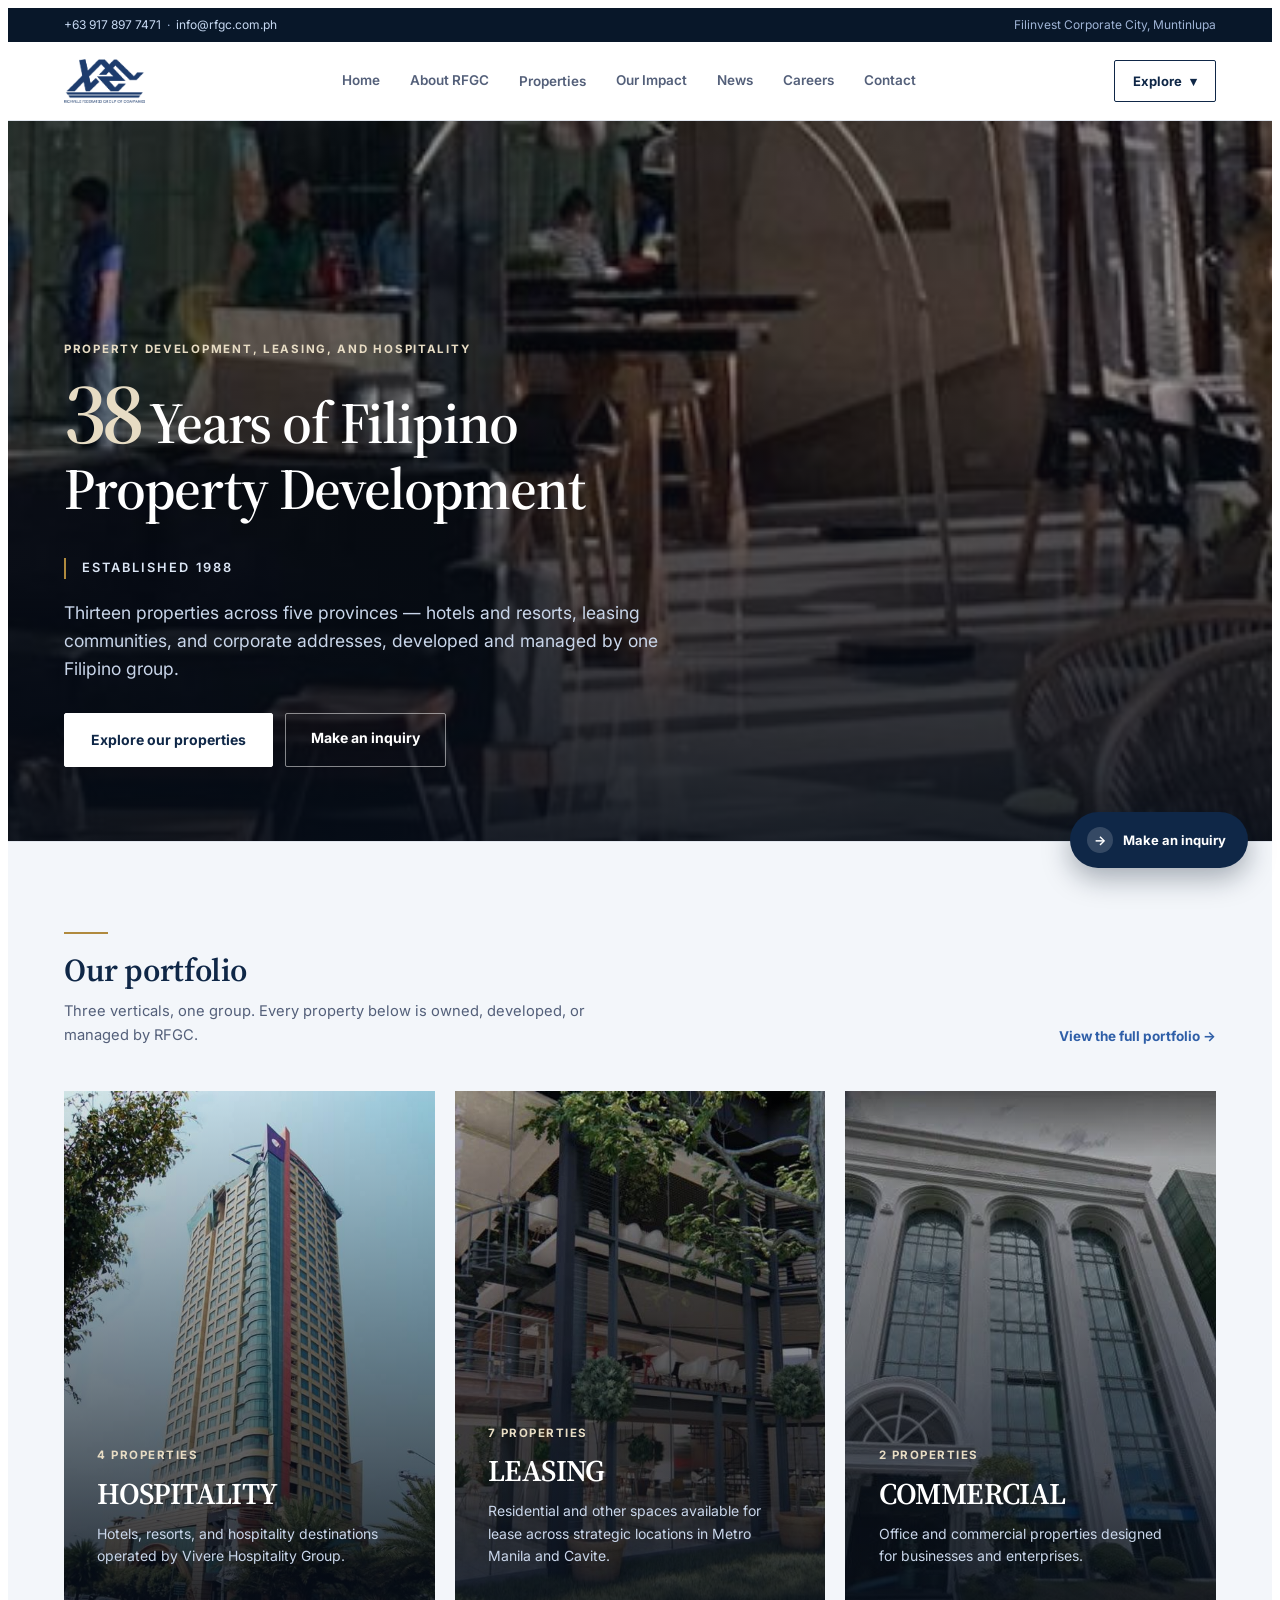
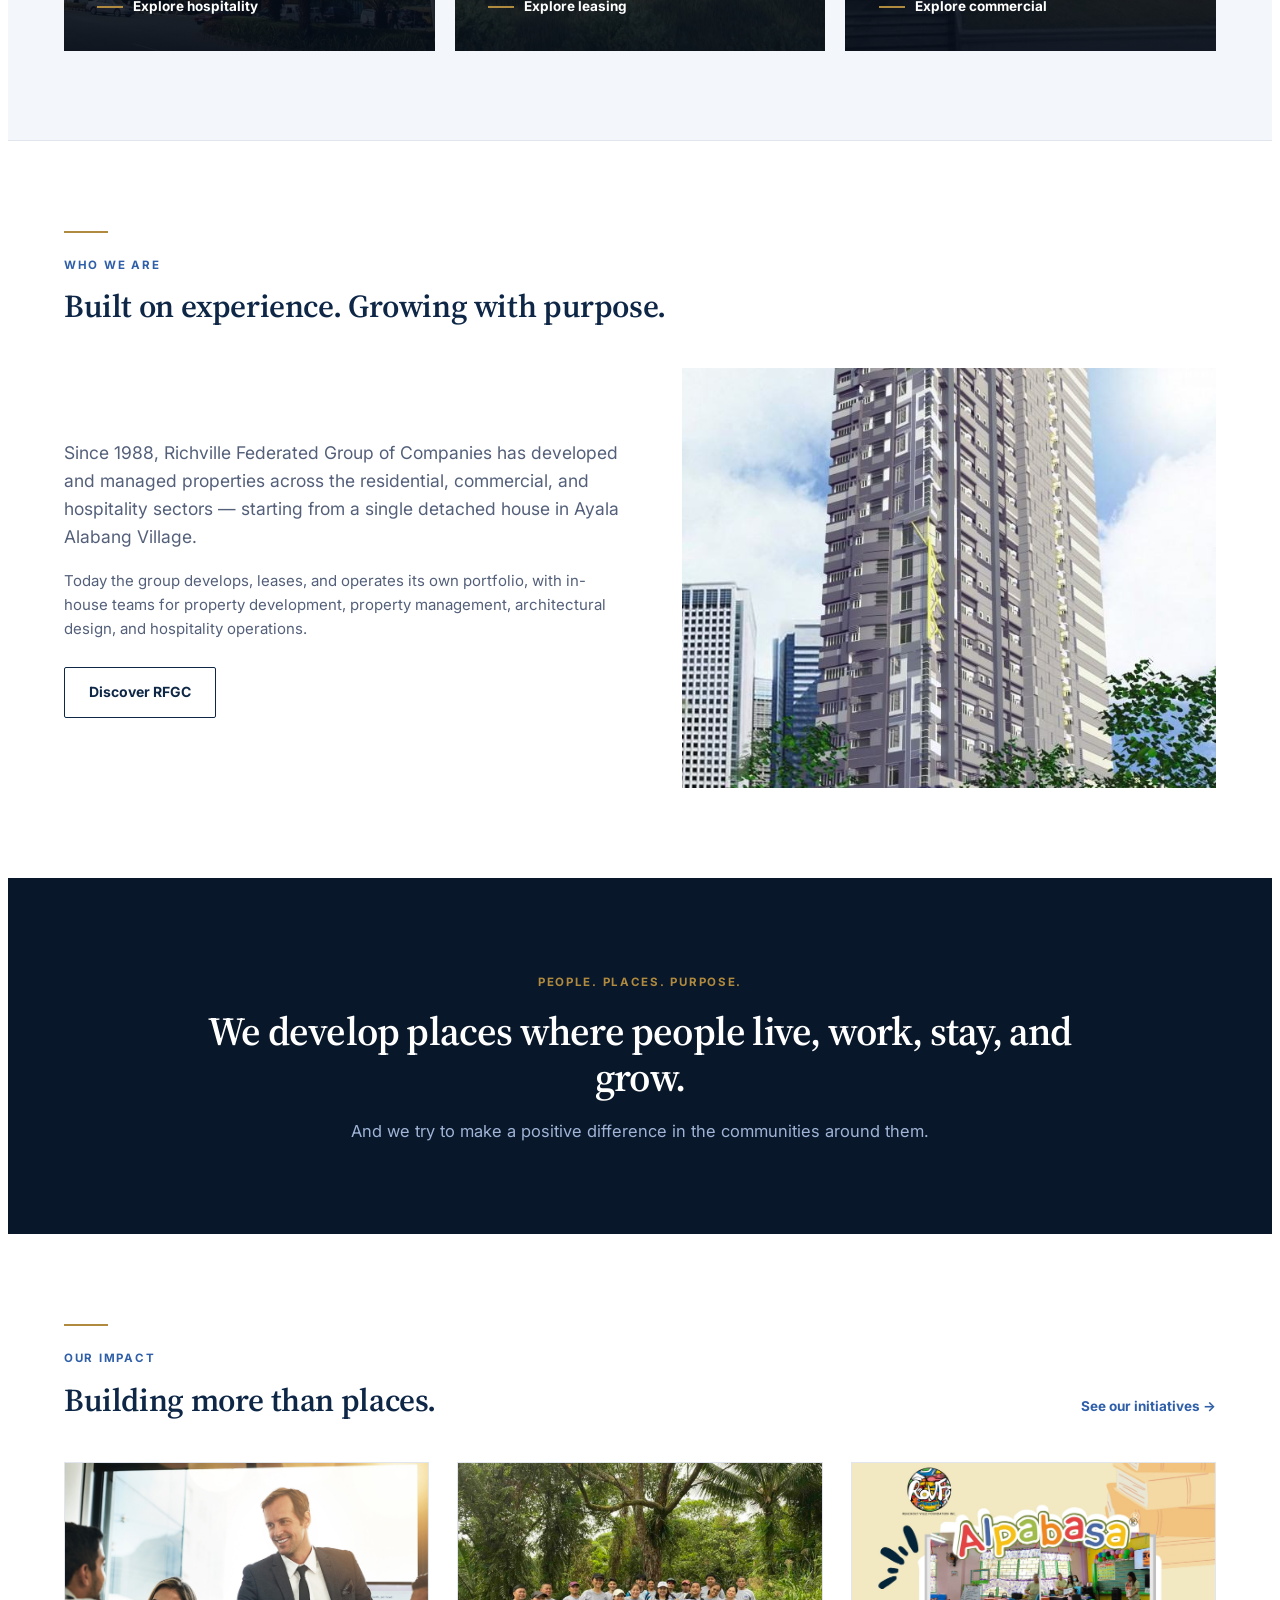
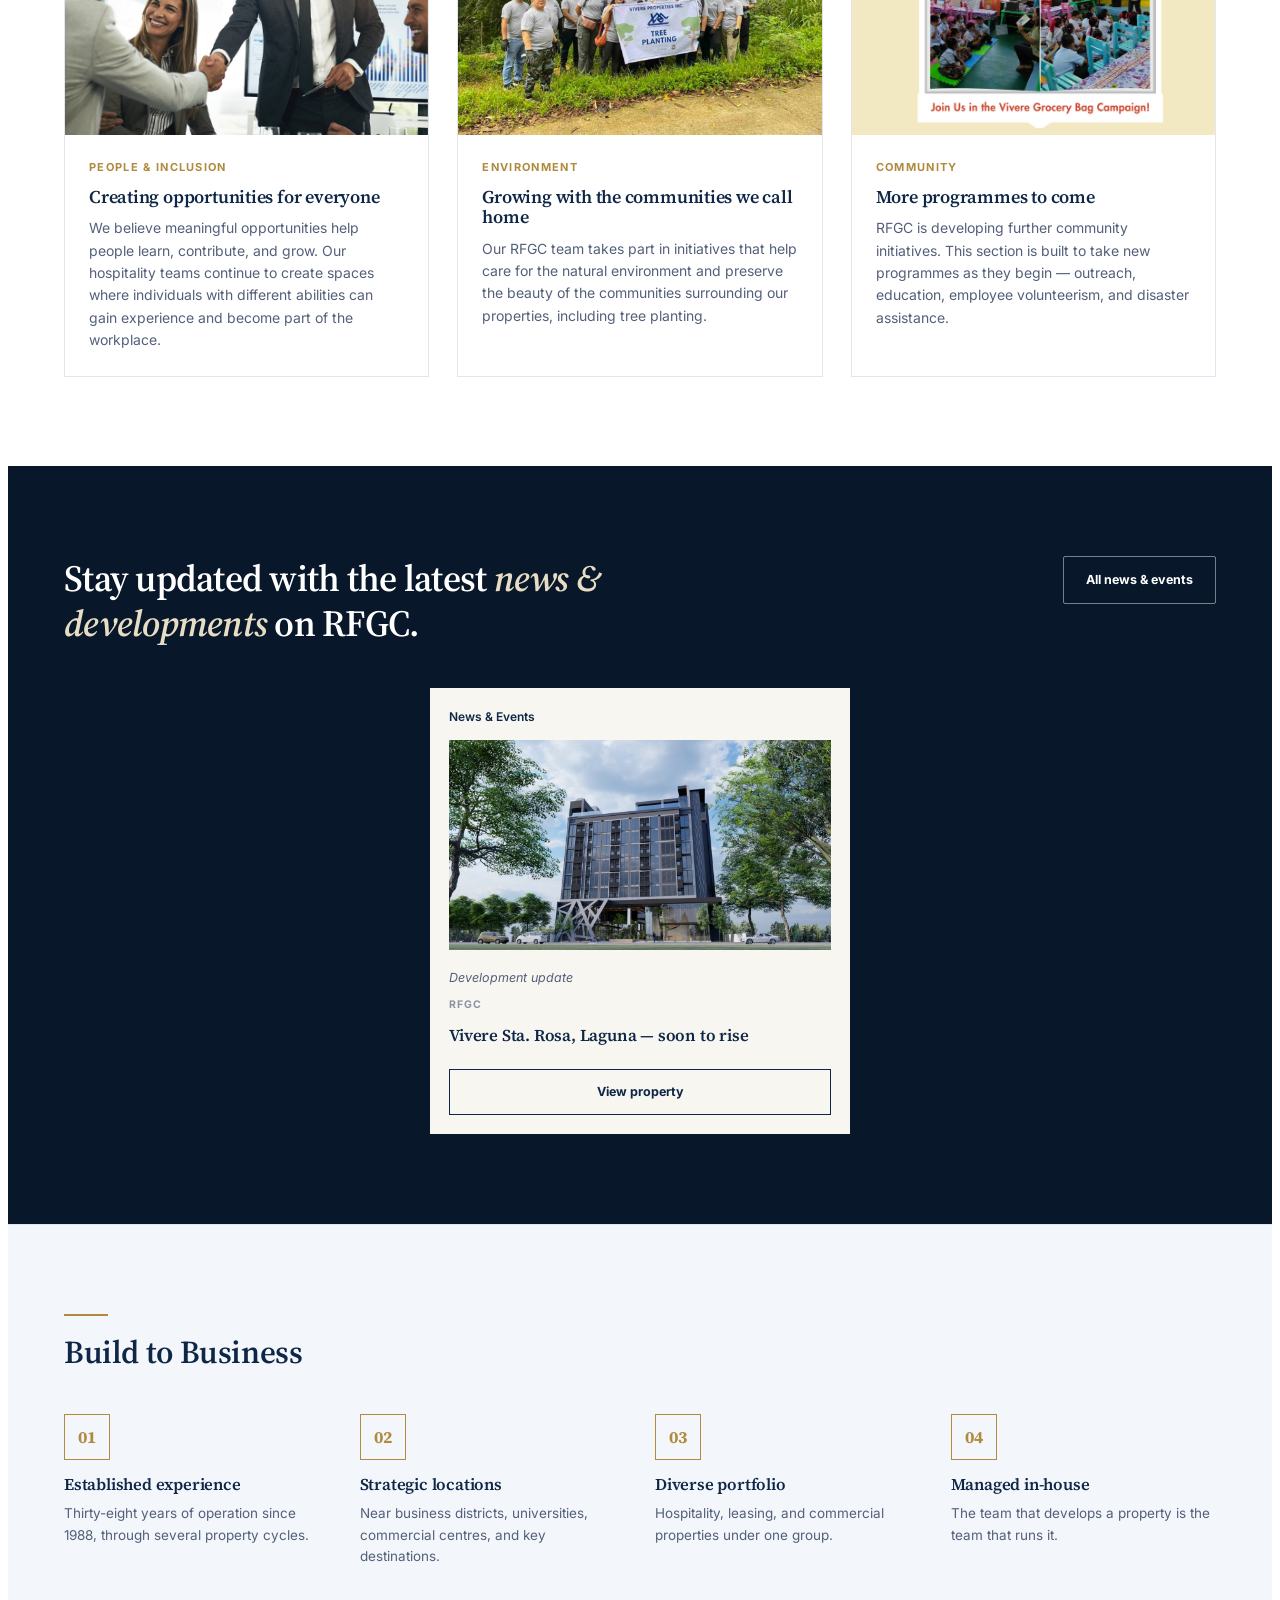
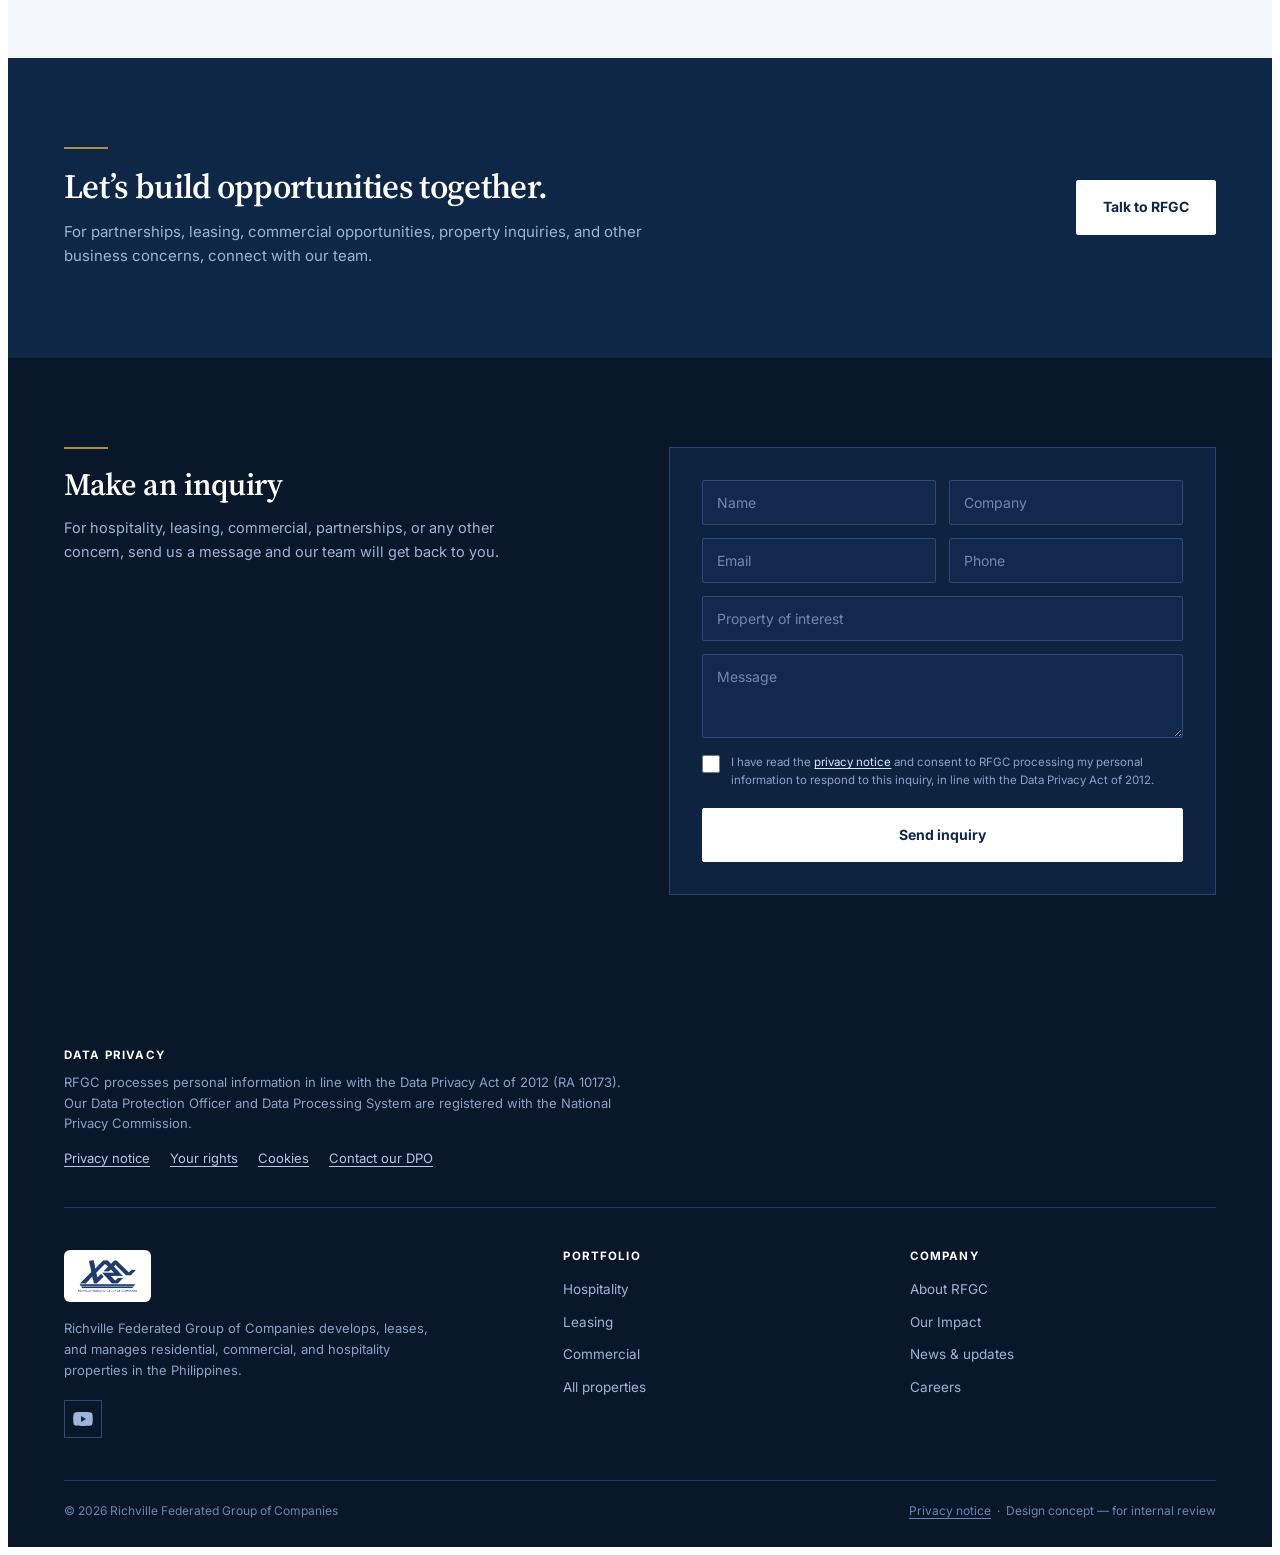
<file: index.html>
<!DOCTYPE html>
<html lang="en">
<head>
<meta charset="UTF-8">
<meta name="viewport" content="width=device-width, initial-scale=1.0">
<title>Richville Federated Group of Companies — 38 Years of Filipino Property Development</title>
<meta name="description" content="RFGC develops, leases, and manages hospitality, leasing, and commercial properties in the Philippines — 13 properties across five provinces.">
<meta name="theme-color" content="#0F2747">
<link rel="preconnect" href="https://fonts.googleapis.com">
<link rel="preconnect" href="https://fonts.gstatic.com" crossorigin>
<link rel="stylesheet" href="style.css">
</head>
<body>
<div class="rfgc">

  <div class="topbar">
    <div class="wrap">
      <div><a href="tel:+639178977471">+63 917 897 7471</a> &nbsp;·&nbsp; <a href="mailto:info@rfgc.com.ph">info@rfgc.com.ph</a></div>
      <div>Filinvest Corporate City, Muntinlupa</div>
    </div>
  </div>

  <nav>
    <div class="wrap">
      <a class="logo" href="#" data-nav="home" aria-label="RFGC home">
        <img class="logo-img" src="rfgc-richville-federated-group-of-companies-logo.png" data-img="rfgc-richville-federated-group-of-companies-logo.png" alt="RFGC — Richville Federated Group of Companies logo">
      </a>

      <div class="navlinks">
        <a class="tab" href="#" data-nav="home">Home</a>
        <a class="tab" href="#" data-nav="about">About RFGC</a>
        <div class="has-menu">
          <a class="tab" href="#" data-nav="properties" aria-haspopup="true">Properties</a>
          <div class="submenu">
            <a href="#" data-nav="properties">All properties</a>
            <div class="sep"></div>
      <a href="#" data-nav="hospitality">Hospitality</a>
      <a href="#" data-nav="leasing">Leasing</a>
      <a href="#" data-nav="commercial">Commercial</a>
          </div>
        </div>
        <a class="tab" href="#" data-nav="impact">Our Impact</a>
        <a class="tab" href="#" data-nav="news">News</a>
        <a class="tab" href="#" data-nav="careers">Careers</a>
        <a class="tab" href="#" data-nav="contact">Contact</a>
      </div>

      <div class="nav-right">
        <div class="opp-wrap">
          <button class="opp-btn" id="rfgc-opp" aria-expanded="false" aria-controls="rfgc-opp-menu"
                  aria-label="Explore the portfolio">
            Explore <span aria-hidden="true">&#9662;</span>
          </button>
          <div class="opp-menu" id="rfgc-opp-menu">
            <a href="#" data-nav="leasing">Leasing units</a>
            <a href="#" data-nav="hospitality">Hospitality</a>
            <a href="#" data-nav="commercial">Commercial spaces</a>
            <a href="#" data-nav="partnerships">Partnerships</a>
          </div>
        </div>
        <button class="burger" id="rfgc-burger" aria-expanded="false" aria-controls="rfgc-drawer" aria-label="Open menu">
          <span></span><span></span><span></span>
        </button>
      </div>
    </div>
  </nav>

  <div class="drawer" id="rfgc-drawer" role="dialog" aria-modal="true" aria-label="Menu">
    <button class="drawer-close" id="rfgc-drawer-close" aria-label="Close menu">&times;</button>
    <a class="dlink" href="#" data-nav="home">Home</a>
    <a class="dlink" href="#" data-nav="about">About RFGC</a>
    <a class="dlink" href="#" data-nav="properties">Properties</a>
    <div class="dsub">
      <a href="#" data-nav="hospitality">Hospitality</a>
      <a href="#" data-nav="leasing">Leasing</a>
      <a href="#" data-nav="commercial">Commercial</a>
    </div>
    <a class="dlink" href="#" data-nav="impact">Our Impact</a>
    <a class="dlink" href="#" data-nav="news">News</a>
    <a class="dlink" href="#" data-nav="careers">Careers</a>
    <a class="dlink" href="#" data-nav="contact">Contact</a>
    <a class="dcta" href="#" data-nav="contact">Make an inquiry</a>
    <div class="dfoot">
      <a href="tel:+639178977471">+63 917 897 7471</a><br>
      <a href="mailto:info@rfgc.com.ph">info@rfgc.com.ph</a><br>
      Vivere Hotel, 30th Floor, Filinvest Corporate City, Muntinlupa
    </div>
  </div>

<div id="page-home" class="page visible">
  <div class="hero duo"><img src="rfgc-lobby-interior.jpg" data-img="rfgc-lobby-interior.jpg" alt="Lobby of an RFGC property" loading="lazy">
    <div class="wrap duo-content">
      <span class="eyebrow">Property development, leasing, and hospitality</span>
      <h1 class="hero-37"><span class="h37-n">38</span> Years of Filipino<br>Property Development</h1>
      <div class="hero-est">Established 1988</div>
      <p class="lede">Thirteen properties across five provinces — hotels and resorts, leasing communities,
      and corporate addresses, developed and managed by one Filipino group.</p>
      <div class="hero-actions">
        <a class="btn-primary" href="#" data-nav="properties">Explore our properties</a>
        <a class="btn-secondary" href="#" data-nav="contact">Make an inquiry</a>
      </div>
    </div>
  </div>

  <section style="background:var(--bg-alt); border-top:1px solid var(--border); border-bottom:1px solid var(--border);">
    <div class="wrap">
      <div class="section-head">
        <div>
          <div class="rule"></div>
          <h2>Our portfolio</h2>
          <p class="lede" style="margin-top:12px; max-width:36em;">Three verticals, one group. Every property
          below is owned, developed, or managed by RFGC.</p>
        </div>
        <a class="link-arrow" href="#" data-nav="properties">View the full portfolio &rarr;</a>
      </div>
      <div class="vcards">
        <a class="vcard" href="#" data-nav="hospitality"><img src="vivere-hotel-and-resorts-exterior.jpg" data-img="vivere-hotel-and-resorts-exterior.jpg" alt="Hospitality properties" loading="lazy">
          <div class="inner">
            <div class="count">4 properties</div>
            <h3>HOSPITALITY</h3>
            <p>Hotels, resorts, and hospitality destinations operated by Vivere Hospitality Group.</p>
            <span class="go"><span class="bar"></span>Explore hospitality</span>
          </div>
        </a>
        <a class="vcard" href="#" data-nav="leasing"><img src="the-one-p-campa.jpg" data-img="the-one-p-campa.jpg" alt="Leasing properties" loading="lazy">
          <div class="inner">
            <div class="count">7 properties</div>
            <h3>LEASING</h3>
            <p>Residential and other spaces available for lease across strategic locations in Metro Manila and Cavite.</p>
            <span class="go"><span class="bar"></span>Explore leasing</span>
          </div>
        </a>
        <a class="vcard" href="#" data-nav="commercial"><img src="richville-corporate-center.jpg" data-img="richville-corporate-center.jpg" alt="Commercial properties" loading="lazy">
          <div class="inner">
            <div class="count">2 properties</div>
            <h3>COMMERCIAL</h3>
            <p>Office and commercial properties designed for businesses and enterprises.</p>
            <span class="go"><span class="bar"></span>Explore commercial</span>
          </div>
        </a>
      </div>
    </div>
  </section>

  <section>
    <div class="wrap">
      <div class="section-head">
        <div>
          <div class="rule"></div>
          <span class="eyebrow">Who we are</span>
          <h2 style="margin-top:12px;">Built on experience. Growing with purpose.</h2>
        </div>
      </div>
      <div style="display:grid; grid-template-columns:1.05fr 1fr; gap:clamp(28px,4.5vw,64px); align-items:center;"
           class="who-grid">
        <div>
          <p style="font-size:clamp(15.5px,1.4vw,17.5px); color:var(--ink-soft); margin-bottom:18px;">
          Since 1988, Richville Federated Group of Companies has developed and managed properties across the
          residential, commercial, and hospitality sectors — starting from a single detached house in Ayala
          Alabang Village.</p>
          <p style="font-size:15px; color:var(--ink-soft); margin-bottom:26px;">Today the group develops,
          leases, and operates its own portfolio, with in-house teams for property development, property
          management, architectural design, and hospitality operations.</p>
          <a class="btn-line" href="#" data-nav="about">Discover RFGC</a>
        </div>
        <div class="who-photo"><img src="the-one-richville-place.jpg" data-img="the-one-richville-place.jpg" alt="The One Richville Place, an RFGC leasing community" loading="lazy"></div>
      </div>
    </div>
  </section>

  <section class="ppp">
    <div class="wrap">
      <span class="eyebrow">People. Places. Purpose.</span>
      <h2>We develop places where people live, work, stay, and grow.</h2>
      <p>And we try to make a positive difference in the communities around them.</p>
    </div>
  </section>

  <section>
    <div class="wrap">
      <div class="section-head">
        <div>
          <div class="rule"></div>
          <span class="eyebrow">Our Impact</span>
          <h2 style="margin-top:12px;">Building more than places.</h2>
        </div>
        <a class="link-arrow" href="#" data-nav="impact">See our initiatives &rarr;</a>
      </div>
      <div class="icards">
        <div class="icard"><div class="ph"><img src="impact-people-inclusion.jpg" data-img="impact-people-inclusion.jpg" alt="RFGC team members meeting in an office" loading="lazy"></div>
          <div class="body">
            <div class="tagline">People &amp; inclusion</div>
            <h3>Creating opportunities for everyone</h3>
            <p>We believe meaningful opportunities help people learn, contribute, and grow. Our hospitality teams continue to create spaces where individuals with different abilities can gain experience and become part of the workplace.</p>
          </div>
        </div>
        <div class="icard"><div class="ph"><img src="impact-environment-tree-planting.jpg" data-img="impact-environment-tree-planting.jpg" alt="Volunteers planting a tree" loading="lazy"></div>
          <div class="body">
            <div class="tagline">Environment</div>
            <h3>Growing with the communities we call home</h3>
            <p>Our RFGC team takes part in initiatives that help care for the natural environment and preserve the beauty of the communities surrounding our properties, including tree planting.</p>
          </div>
        </div>
        <div class="icard"><div class="ph"><img src="impact-community-rovfi-alpabasa.jpg" data-img="impact-community-rovfi-alpabasa.jpg" alt="Reach Out Ville Foundation Alpabasa reading session with schoolchildren" loading="lazy"></div>
          <div class="body">
            <div class="tagline">Community</div>
            <h3>More programmes to come</h3>
            <p>RFGC is developing further community initiatives. This section is built to take new programmes as they begin — outreach, education, employee volunteerism, and disaster assistance.</p>
          </div>
        </div>
      </div>
    </div>
  </section>

  <section class="newsband">
    <div class="wrap">
      <div class="newsband-head">
        <h2>Stay updated with the latest <em>news &amp; developments</em> on RFGC.</h2>
        <div><a class="btn-ghost" href="#" data-nav="news">All news &amp; events</a></div>
      </div>
      <div class="ncards" style="grid-template-columns:minmax(0,420px); justify-content:center;">
        <div class="ncard">
          <div class="kind">News &amp; Events</div>
          <div class="shot"><img src="vivere-sta-rosa.jpg" data-img="vivere-sta-rosa.jpg" alt="Vivere Sta. Rosa, Laguna &mdash; soon to rise" loading="lazy"></div>
          <div class="date">Development update</div>
          <div class="src">RFGC</div>
          <h3>Vivere Sta. Rosa, Laguna &mdash; soon to rise</h3>
          <a class="more" href="#" data-nav="prop-vivere-sta-rosa">View property</a>
        </div>
      </div>
    </div>
  </section>

  <section style="background:var(--bg-alt); border-top:1px solid var(--border);">
    <div class="wrap">
      <div class="section-head">
        <div>
          <div class="rule"></div>
          <h2>Build to Business</h2>
        </div>
      </div>
      <div class="why-grid">
        <div class="wcard"><div class="ico">01</div><h3>Established experience</h3>
          <p>Thirty-eight years of operation since 1988, through several property cycles.</p></div>
        <div class="wcard"><div class="ico">02</div><h3>Strategic locations</h3>
          <p>Near business districts, universities, commercial centres, and key destinations.</p></div>
        <div class="wcard"><div class="ico">03</div><h3>Diverse portfolio</h3>
          <p>Hospitality, leasing, and commercial properties under one group.</p></div>
        <div class="wcard"><div class="ico">04</div><h3>Managed in-house</h3>
          <p>The team that develops a property is the team that runs it.</p></div>
      </div>
    </div>
  </section>

  <section class="cta-band">
    <div class="wrap">
      <div>
        <div class="rule"></div>
        <h2>Let&rsquo;s build opportunities together.</h2>
        <p>For partnerships, leasing, commercial opportunities, property inquiries, and other business
        concerns, connect with our team.</p>
      </div>
      <div><a class="btn-primary" href="#" data-nav="contact">Talk to RFGC</a></div>
    </div>
  </section>
  <section class="inquiry" id="inquire">
    <div class="wrap">
      <div>
        <div class="rule"></div>
        <h2>Make an inquiry</h2>
        <p>For hospitality, leasing, commercial, partnerships, or any other concern, send us a message and our team will get back to you.</p>
      </div>
      <div class="form-panel">
        <div class="form-row"><input placeholder="Name" aria-label="Name" /><input placeholder="Company" aria-label="Company" /></div>
        <div class="form-row"><input placeholder="Email" aria-label="Email" inputmode="email" /><input placeholder="Phone" aria-label="Contact number" inputmode="tel" /></div>
        <div class="form-row"><input placeholder="Property of interest" aria-label="Property of interest" style="grid-column:1/-1;" /></div>
        <div class="form-row"><textarea placeholder="Message" aria-label="Message"></textarea></div>
        <div class="consent-tick">
          <input type="checkbox" id="consent-inquire">
          <label for="consent-inquire" class="form-consent">I have read the <a href="#" data-nav="privacy">privacy notice</a> and consent to RFGC processing my personal information to respond to this inquiry, in line with the Data Privacy Act of 2012.</label>
        </div>
        <div class="btn-primary" style="width:100%;">Send inquiry</div>
      </div>
    </div>
  </section>
</div>

<div id="page-about" class="page">
  <div class="page-header duo"><img src="rfgc-lobby-interior.jpg" data-img="rfgc-lobby-interior.jpg" alt="RFGC lobby interior" loading="lazy">
    <div class="wrap duo-content">
      <div class="breadcrumb">Home / <span>About RFGC</span></div>
      <h1>About RFGC</h1>
      <p>Our story, what we do, and how the group is organised.</p>
    </div>
  </div>

  <div class="toc">
    <div class="wrap">
      <a class="toc-link active" href="#a-story" data-target="a-story">Our story</a>
      <a class="toc-link" href="#a-what" data-target="a-what">What we do</a>
      <a class="toc-link" href="#a-record" data-target="a-record">Track record</a>
      <a class="toc-link" href="#a-values" data-target="a-values">Vision &amp; mission</a>
      <a class="toc-link" href="#a-faq" data-target="a-faq">FAQ</a>
    </div>
  </div>

  <section class="content-section" id="a-story">
    <div class="wrap">
      <div class="inner">
        <div class="label-col"><span class="eyebrow">01</span><h2>Our story</h2></div>
        <div class="body-col">
          <p class="m-hide">Richville Federated Group of Companies traces its origins to February 1988, with a single detached
          house in Ayala Alabang Village. With only a handful of basic equipment, a few workers, and minimal
          support facilities, its owners and colleagues worked as a team, each contributing their own
          experience and expertise.</p>
          <p class="m-hide">Their persistence paid off as the corporation grew in the business of developing and constructing
          on its acquired properties. Given the room to explore new ideas, the company expanded from
          acquisition and construction into property management operations — and, later, hospitality.</p>
          <p class="m-only">What started in 1988 as one detached house in Ayala Alabang Village has grown into a developer across real estate, hospitality, and food. An in-house team of architects, engineers, and planners runs every project from concept to completion, and the group gives back through its Reach Out Ville Foundation.</p>
          <div class="milestones">
            <div class="ms"><div class="yr">1988</div><div><h4>Founded in Ayala Alabang</h4>
              <p>A single detached house marks the start of the company&rsquo;s property development work.</p></div></div>
            <div class="ms"><div class="yr">1990s</div><div><h4>Expansion into Manila</h4>
              <p>The company extends its focus from Ayala Alabang into the University Belt and surrounding districts.</p></div></div>
            <div class="ms"><div class="yr">2000s</div><div><h4>Into hospitality</h4>
              <p>Vivere Hospitality Group is established, beginning with Vivere Hotel in Filinvest Corporate City.</p></div></div>
            <div class="ms"><div class="yr">Today</div><div><h4>Thirteen properties, five provinces</h4>
              <p>Hospitality, leasing, and commercial properties in Metro Manila, Cavite, Batangas, Laguna, and Palawan.</p></div></div>
          </div>
          <p class="m-hide" style="margin-top:28px;">What started in 1988 as one detached house in Ayala Alabang Village has grown into Richville Federated Group of Companies, a developer with a footprint across real estate, hospitality, and food. The company was built on modest beginnings and a shared belief that a small, committed team could deliver work of lasting quality. Over the years, that drive turned early home projects into office towers, residential condominiums, and resort properties in Metro Manila and beyond. Behind every project is an in-house team of architects, engineers, and planners who manage each development from concept to completion, keeping quality high and costs in check. Today, Richville continues to grow while giving back through its Reach Out Ville Foundation, supporting Filipino children and families in need.</p>
        </div>
      </div>
    </div>
  </section>

  <section class="content-section" id="a-what">
    <div class="wrap">
      <div class="inner">
        <div class="label-col"><span class="eyebrow">02</span><h2>What we do</h2></div>
        <div class="body-col">
          <div class="div-grid">
            <div class="dcard"><div class="tagline">Development</div><h3>Property development</h3>
              <p>Acquiring land and developing residential, commercial, and hospitality buildings.</p></div>
            <div class="dcard"><div class="tagline">Management</div><h3>Property management</h3>
              <p>Running the buildings we develop — leasing, maintenance, and tenant relations in-house.</p></div>
            <div class="dcard"><div class="tagline">Design</div><h3>Architectural design</h3>
              <p>In-house design work across the group&rsquo;s developments.</p></div>
            <div class="dcard"><div class="tagline">Hospitality</div><h3>Hospitality management</h3>
              <p>Operating hotels and resorts through Vivere Hospitality Group.</p></div>
          </div>
        </div>
      </div>
    </div>
  </section>

  <section class="content-section" id="a-record">
    <div class="wrap">
      <div class="inner">
        <div class="label-col"><span class="eyebrow">03</span><h2>Track record</h2></div>
        <div class="body-col">
          <div class="track-grid">
            <div class="tcard"><div class="n">5</div><div class="l">Completed &amp; operating</div>
              <p>Hotels, resorts, and corporate buildings in operation.</p></div>
            <div class="tcard"><div class="n">7</div><div class="l">Ready for move-in</div>
              <p>Leasing communities accepting tenants now.</p></div>
            <div class="tcard"><div class="n">1</div><div class="l">Soon to rise</div>
              <p>Vivere Sta. Rosa, Laguna.</p></div>
          </div>
        </div>
      </div>
    </div>
  </section>

  <section class="content-section" id="a-values">
    <div class="wrap">
      <div class="inner">
        <div class="label-col"><span class="eyebrow">04</span><h2>Vision &amp; mission</h2></div>
        <div class="body-col">
          <h3 style="font-size:clamp(19px,1.7vw,22px); margin-bottom:12px;">Our Vision</h3>
          <p>RFGC began with one vision: to provide and offer to its consumers an upscale lifestyle in dwellings that is accessible to everyone with the standard of excellence, a passion of collaborative design with ethics and integrity.</p>
          <h3 style="font-size:clamp(19px,1.7vw,22px); margin:34px 0 12px;">Mission and Values</h3>
          <p>RFGC vision is to bring through our professional work an awareness of the values of integrity, honesty, and the spirit to serve, not only to our consumers but also to our colleagues in the workplace.</p>
          <p style="margin-top:18px; font-weight:600; color:var(--navy);">We are committed&hellip;</p>
          <div class="values-list" style="margin-top:14px;">
            <div class="vitem"><div class="chk">&#10003;</div><p>&hellip;to provide highest quality in property development and management</p></div>
            <div class="vitem"><div class="chk">&#10003;</div><p>&hellip;to ensure consumer satisfaction</p></div>
            <div class="vitem"><div class="chk">&#10003;</div><p>&hellip;to develop competencies in our colleagues professionally, personally, and culturally</p></div>
            <div class="vitem"><div class="chk">&#10003;</div><p>&hellip;to give back to the community concretized in REACHOUT VILLE FOUNDATION INC. (ROVFI)</p></div>
          </div>
        </div>
      </div>
    </div>
  </section>

  <section class="content-section" id="a-faq">
    <div class="wrap">
      <div class="inner">
        <div class="label-col"><span class="eyebrow">05</span><h2>FAQ</h2></div>
        <div class="body-col">
          <p><strong>Does RFGC sell units, or only lease them?</strong><br>The leasing portfolio is offered for
          lease. For any property where units are for sale, please confirm with our team.</p>
          <p><strong>How do I book a stay at a Vivere property?</strong><br>Contact the property directly — the
          number is on each <a href="#" data-nav="hospitality" style="color:var(--blue); text-decoration:underline;">hospitality property page</a>.</p>
          <p><strong>How do I apply for a job at RFGC?</strong><br>Open roles are listed on the
          <a href="#" data-nav="careers" style="color:var(--blue); text-decoration:underline;">Careers page</a>.</p>
          <p><strong>How do suppliers get accredited?</strong><br>Requirements and the process are on the
          <a href="#" data-nav="partnerships" style="color:var(--blue); text-decoration:underline;">Partnerships page</a>.</p>
        </div>
      </div>
    </div>
  </section>

  <section class="cta-band">
    <div class="wrap">
      <div>
        <div class="rule"></div>
        <h2>Let&rsquo;s build opportunities together.</h2>
        <p>For partnerships, leasing, commercial opportunities, property inquiries, and other business
        concerns, connect with our team.</p>
      </div>
      <div><a class="btn-primary" href="#" data-nav="contact">Talk to RFGC</a></div>
    </div>
  </section>
</div>

<div id="page-properties" class="page">
  <div class="page-header duo"><img src="richville-corporate-tower.jpg" data-img="richville-corporate-tower.jpg" alt="Richville Corporate Tower" loading="lazy">
    <div class="wrap duo-content">
      <div class="breadcrumb">Home / <span>Properties</span></div>
      <h1>Our portfolio</h1>
      <p>Thirteen properties across hospitality, leasing, and commercial — in Metro Manila, Cavite, Batangas, Laguna, and Palawan.</p>
    </div>
  </div>

  <section>
    <div class="wrap">
      <div class="vcards">
        <a class="vcard" href="#" data-nav="hospitality"><img src="vivere-hotel-and-resorts-exterior.jpg" data-img="vivere-hotel-and-resorts-exterior.jpg" alt="Hospitality properties" loading="lazy">
          <div class="inner">
            <div class="count">4 properties</div>
            <h3>HOSPITALITY</h3>
            <p>Hotels, resorts, and hospitality destinations operated by Vivere Hospitality Group.</p>
            <span class="go"><span class="bar"></span>Explore hospitality</span>
          </div>
        </a>
        <a class="vcard" href="#" data-nav="leasing"><img src="the-one-p-campa.jpg" data-img="the-one-p-campa.jpg" alt="Leasing properties" loading="lazy">
          <div class="inner">
            <div class="count">7 properties</div>
            <h3>LEASING</h3>
            <p>Residential and other spaces available for lease across strategic locations in Metro Manila and Cavite.</p>
            <span class="go"><span class="bar"></span>Explore leasing</span>
          </div>
        </a>
        <a class="vcard" href="#" data-nav="commercial"><img src="richville-corporate-center.jpg" data-img="richville-corporate-center.jpg" alt="Commercial properties" loading="lazy">
          <div class="inner">
            <div class="count">2 properties</div>
            <h3>COMMERCIAL</h3>
            <p>Office and commercial properties designed for businesses and enterprises.</p>
            <span class="go"><span class="bar"></span>Explore commercial</span>
          </div>
        </a>
      </div>
    </div>
  </section>

  <section style="background:var(--bg-alt); border-top:1px solid var(--border); padding-top:clamp(40px,5vw,64px);">
    <div class="wrap">
      <div class="section-head"><div><div class="rule"></div><h2>Every property</h2></div></div>
    <div class="pgrid">
      <a class="pcard" href="https://viverehotel.com.ph/" target="_blank" rel="noopener">
        <div class="ph"><span class="pill op">Now Welcoming Guests</span><img src="vivere-hotel-and-resorts-exterior.jpg" data-img="vivere-hotel-and-resorts-exterior.jpg" alt="Vivere Hotel &amp; Resorts" loading="lazy"></div>
        <div class="body">
          <div class="cat">Hospitality</div>
          <h3>Vivere Hotel &amp; Resorts</h3>
          <div class="loc">Filinvest Corporate City, Muntinlupa</div>
          <span class="go">Visit official website <span aria-hidden="true">&#8599;</span></span>
        </div>
      </a>
      <a class="pcard" href="https://vivereazure.com/" target="_blank" rel="noopener">
        <div class="ph"><span class="pill op">Now Welcoming Guests</span><img src="vivere-azure.jpg" data-img="vivere-azure.jpg" alt="Vivere Azure" loading="lazy"></div>
        <div class="body">
          <div class="cat">Hospitality</div>
          <h3>Vivere Azure</h3>
          <div class="loc">Anilao, Mabini, Batangas</div>
          <span class="go">Visit official website <span aria-hidden="true">&#8599;</span></span>
        </div>
      </a>
      <a class="pcard" href="https://www.amarielnido.com/" target="_blank" rel="noopener">
        <div class="ph"><span class="pill op">Now Welcoming Guests</span><img src="amari-el-nido-by-vivere.jpg" data-img="amari-el-nido-by-vivere.jpg" alt="Amari El Nido by Vivere" loading="lazy"></div>
        <div class="body">
          <div class="cat">Hospitality</div>
          <h3>Amari El Nido by Vivere</h3>
          <div class="loc">El Nido, Palawan</div>
          <span class="go">Visit official website <span aria-hidden="true">&#8599;</span></span>
        </div>
      </a>
      <a class="pcard" href="#" data-nav="prop-vivere-sta-rosa">
        <div class="ph"><span class="pill sr">Soon to Rise</span><img src="vivere-sta-rosa.jpg" data-img="vivere-sta-rosa.jpg" alt="Vivere Sta. Rosa" loading="lazy"></div>
        <div class="body">
          <div class="cat">Hospitality</div>
          <h3>Vivere Sta. Rosa</h3>
          <div class="loc">Sta. Rosa, Laguna</div>
          <span class="go">View property <span aria-hidden="true">&rarr;</span></span>
        </div>
      </a>
      <a class="pcard" href="https://theone.com.ph/" target="_blank" rel="noopener">
        <div class="ph"><span class="pill mi">Move-In Ready</span><img src="the-one-santo-tomas.jpg" data-img="the-one-santo-tomas.jpg" alt="The One Santo Tomas" loading="lazy"></div>
        <div class="body">
          <div class="cat">Leasing</div>
          <h3>The One Santo Tomas</h3>
          <div class="loc">España, Manila</div>
          <span class="go">Visit The One website <span aria-hidden="true">&#8599;</span></span>
        </div>
      </a>
      <a class="pcard" href="https://theone.com.ph/" target="_blank" rel="noopener">
        <div class="ph"><span class="pill mi">Move-In Ready</span><img src="the-one-p-campa.jpg" data-img="the-one-p-campa.jpg" alt="The One P. Campa" loading="lazy"></div>
        <div class="body">
          <div class="cat">Leasing</div>
          <h3>The One P. Campa</h3>
          <div class="loc">Sampaloc, Manila</div>
          <span class="go">Visit The One website <span aria-hidden="true">&#8599;</span></span>
        </div>
      </a>
      <a class="pcard" href="https://theone.com.ph/" target="_blank" rel="noopener">
        <div class="ph"><span class="pill mi">Move-In Ready</span><img src="the-one-p-campa-2.jpg" data-img="the-one-p-campa-2.jpg" alt="The One P. Campa 2" loading="lazy"></div>
        <div class="body">
          <div class="cat">Leasing</div>
          <h3>The One P. Campa 2</h3>
          <div class="loc">Sampaloc, Manila</div>
          <span class="go">Visit The One website <span aria-hidden="true">&#8599;</span></span>
        </div>
      </a>
      <a class="pcard" href="https://theone.com.ph/" target="_blank" rel="noopener">
        <div class="ph"><span class="pill mi">Move-In Ready</span><img src="the-one-richville-place.jpg" data-img="the-one-richville-place.jpg" alt="The One Richville Place" loading="lazy"></div>
        <div class="body">
          <div class="cat">Leasing</div>
          <h3>The One Richville Place</h3>
          <div class="loc">Sampaloc, Manila</div>
          <span class="go">Visit The One website <span aria-hidden="true">&#8599;</span></span>
        </div>
      </a>
      <a class="pcard" href="https://www.theonedasmaplace.com.ph/" target="_blank" rel="noopener">
        <div class="ph"><span class="pill mi">Move-In Ready</span><img src="the-one-dasma-place.jpg" data-img="the-one-dasma-place.jpg" alt="The One Dasma Place" loading="lazy"></div>
        <div class="body">
          <div class="cat">Leasing</div>
          <h3>The One Dasma Place</h3>
          <div class="loc">Dasmariñas, Cavite</div>
          <span class="go">Visit official website <span aria-hidden="true">&#8599;</span></span>
        </div>
      </a>
      <a class="pcard" href="https://www.facebook.com/legardasuitesph" target="_blank" rel="noopener">
        <div class="ph"><span class="pill mi">Move-In Ready</span><img src="legarda-suites.jpg" data-img="legarda-suites.jpg" alt="Legarda Suites" loading="lazy"></div>
        <div class="body">
          <div class="cat">Leasing</div>
          <h3>Legarda Suites</h3>
          <div class="loc">Legarda, Manila</div>
          <span class="go">Visit on Facebook <span aria-hidden="true">&rarr;</span></span>
        </div>
      </a>
      <a class="pcard" href="#" data-nav="prop-eg-galeria-suites">
        <div class="ph"><span class="pill mi">Move-In Ready</span><img src="e-g-galeria-suites-p-noval.jpg" data-img="e-g-galeria-suites-p-noval.jpg" alt="E.G Galeria Suites @ P. Noval" loading="lazy"></div>
        <div class="body">
          <div class="cat">Leasing</div>
          <h3>E.G Galeria Suites @ P. Noval</h3>
          <div class="loc">Sampaloc, Manila</div>
          <span class="go">View property <span aria-hidden="true">&rarr;</span></span>
        </div>
      </a>
      <a class="pcard" href="#" data-nav="prop-richville-corporate-tower" data-frag="rv-contact-tower">
        <div class="ph"><span class="pill op">Now Leasing</span><img src="richville-corporate-tower.jpg" data-img="richville-corporate-tower.jpg" alt="Richville Corporate Tower" loading="lazy"></div>
        <div class="body">
          <div class="cat">Commercial</div>
          <h3>Richville Corporate Tower</h3>
          <div class="loc">Madrigal Business Park, Muntinlupa</div>
          <span class="go">View property <span aria-hidden="true">&rarr;</span></span>
        </div>
      </a>
      <a class="pcard" href="#" data-nav="prop-richville-corporate-center" data-frag="rv-contact-center">
        <div class="ph"><span class="pill op">Now Leasing</span><img src="richville-corporate-center.jpg" data-img="richville-corporate-center.jpg" alt="Richville Corporate Center" loading="lazy"></div>
        <div class="body">
          <div class="cat">Commercial</div>
          <h3>Richville Corporate Center</h3>
          <div class="loc">Madrigal Business Park, Muntinlupa</div>
          <span class="go">View property <span aria-hidden="true">&rarr;</span></span>
        </div>
      </a>
    </div>
    </div>
  </section>

  <section class="cta-band">
    <div class="wrap">
      <div>
        <div class="rule"></div>
        <h2>Let&rsquo;s build opportunities together.</h2>
        <p>For partnerships, leasing, commercial opportunities, property inquiries, and other business
        concerns, connect with our team.</p>
      </div>
      <div><a class="btn-primary" href="#" data-nav="contact">Talk to RFGC</a></div>
    </div>
  </section>
</div>

<div id="page-hospitality" class="page">
  <div class="page-header duo"><img src="vivere-hotel-and-resorts-exterior.jpg" data-img="vivere-hotel-and-resorts-exterior.jpg" alt="Hospitality portfolio" loading="lazy">
    <div class="wrap duo-content">
      <div class="breadcrumb">Home / <a href="#" data-nav="properties">Properties</a> / <span>Hospitality</span></div>
      <h1>Hospitality</h1>
      <p>Hotels, resorts, and hospitality destinations operated by Vivere Hospitality Group.</p>
    </div>
  </div>

  <section>
    <div class="wrap">
      <div class="section-head">
        <div>
          <div class="rule"></div>
          <h2>Hospitality properties</h2>
          <p class="lede" style="margin-top:12px; max-width:38em;">Vivere Hospitality Group operates RFGC’s hotels and resorts, from Alabang’s business district to the dive coves of Batangas and the limestone coast of El Nido, with Vivere Sta. Rosa soon to rise in Laguna.</p>
        </div>
        <span class="link-arrow">4 properties</span>
      </div>
    <div class="pgrid">
      <a class="pcard" href="https://viverehotel.com.ph/" target="_blank" rel="noopener">
        <div class="ph"><span class="pill op">Now Welcoming Guests</span><img src="vivere-hotel-and-resorts-exterior.jpg" data-img="vivere-hotel-and-resorts-exterior.jpg" alt="Vivere Hotel &amp; Resorts" loading="lazy"></div>
        <div class="body">
          <div class="cat">Hospitality</div>
          <h3>Vivere Hotel &amp; Resorts</h3>
          <div class="loc">Filinvest Corporate City, Muntinlupa</div>
          <span class="go">Visit official website <span aria-hidden="true">&#8599;</span></span>
        </div>
      </a>
      <a class="pcard" href="https://vivereazure.com/" target="_blank" rel="noopener">
        <div class="ph"><span class="pill op">Now Welcoming Guests</span><img src="vivere-azure.jpg" data-img="vivere-azure.jpg" alt="Vivere Azure" loading="lazy"></div>
        <div class="body">
          <div class="cat">Hospitality</div>
          <h3>Vivere Azure</h3>
          <div class="loc">Anilao, Mabini, Batangas</div>
          <span class="go">Visit official website <span aria-hidden="true">&#8599;</span></span>
        </div>
      </a>
      <a class="pcard" href="https://www.amarielnido.com/" target="_blank" rel="noopener">
        <div class="ph"><span class="pill op">Now Welcoming Guests</span><img src="amari-el-nido-by-vivere.jpg" data-img="amari-el-nido-by-vivere.jpg" alt="Amari El Nido by Vivere" loading="lazy"></div>
        <div class="body">
          <div class="cat">Hospitality</div>
          <h3>Amari El Nido by Vivere</h3>
          <div class="loc">El Nido, Palawan</div>
          <span class="go">Visit official website <span aria-hidden="true">&#8599;</span></span>
        </div>
      </a>
      <a class="pcard" href="#" data-nav="prop-vivere-sta-rosa">
        <div class="ph"><span class="pill sr">Soon to Rise</span><img src="vivere-sta-rosa.jpg" data-img="vivere-sta-rosa.jpg" alt="Vivere Sta. Rosa" loading="lazy"></div>
        <div class="body">
          <div class="cat">Hospitality</div>
          <h3>Vivere Sta. Rosa</h3>
          <div class="loc">Sta. Rosa, Laguna</div>
          <span class="go">View property <span aria-hidden="true">&rarr;</span></span>
        </div>
      </a>
    </div>
    </div>
  </section>

  <section class="cta-band">
    <div class="wrap">
      <div>
        <div class="rule"></div>
        <h2>Let&rsquo;s build opportunities together.</h2>
        <p>For partnerships, leasing, commercial opportunities, property inquiries, and other business
        concerns, connect with our team.</p>
      </div>
      <div><a class="btn-primary" href="#" data-nav="contact">Talk to RFGC</a></div>
    </div>
  </section>
  <section class="inquiry" id="hospitality-inquiry">
    <div class="wrap">
      <div>
        <div class="rule"></div>
        <h2>Hospitality inquiry</h2>
        <p>Tell us which property you are interested in and the right team will come back to you.</p>
      </div>
      <div class="form-panel">
        <div class="form-row"><input placeholder="Name" aria-label="Name" /><input placeholder="Company" aria-label="Company" /></div>
        <div class="form-row"><input placeholder="Email" aria-label="Email" inputmode="email" /><input placeholder="Phone" aria-label="Contact number" inputmode="tel" /></div>
        <div class="form-row"><input placeholder="Property of interest" aria-label="Property of interest" style="grid-column:1/-1;" /></div>
        <div class="form-row"><textarea placeholder="Message" aria-label="Message"></textarea></div>
        <div class="consent-tick">
          <input type="checkbox" id="consent-hospitality-inquiry">
          <label for="consent-hospitality-inquiry" class="form-consent">I have read the <a href="#" data-nav="privacy">privacy notice</a> and consent to RFGC processing my personal information to respond to this inquiry, in line with the Data Privacy Act of 2012.</label>
        </div>
        <div class="btn-primary" style="width:100%;">Send inquiry</div>
      </div>
    </div>
  </section>
</div>

<div id="page-leasing" class="page">
  <div class="page-header duo"><img src="the-one-p-campa.jpg" data-img="the-one-p-campa.jpg" alt="Leasing portfolio" loading="lazy">
    <div class="wrap duo-content">
      <div class="breadcrumb">Home / <a href="#" data-nav="properties">Properties</a> / <span>Leasing</span></div>
      <h1>Leasing</h1>
      <p>Residential and other spaces available for lease across strategic locations in Metro Manila and Cavite.</p>
    </div>
  </div>

  <section>
    <div class="wrap">
      <div class="section-head">
        <div>
          <div class="rule"></div>
          <h2>Leasing properties</h2>
          <p class="lede" style="margin-top:12px; max-width:38em;">Seven leasing communities around the University Belt, Sampaloc, Legarda, and Dasmariñas — each one developed, leased, and maintained by RFGC’s own property management teams.</p>
        </div>
        <span class="link-arrow">7 properties</span>
      </div>
    <div class="pgrid">
      <a class="pcard" href="https://theone.com.ph/" target="_blank" rel="noopener">
        <div class="ph"><span class="pill mi">Move-In Ready</span><img src="the-one-santo-tomas.jpg" data-img="the-one-santo-tomas.jpg" alt="The One Santo Tomas" loading="lazy"></div>
        <div class="body">
          <div class="cat">Leasing</div>
          <h3>The One Santo Tomas</h3>
          <div class="loc">España, Manila</div>
          <span class="go">Visit The One website <span aria-hidden="true">&#8599;</span></span>
        </div>
      </a>
      <a class="pcard" href="https://theone.com.ph/" target="_blank" rel="noopener">
        <div class="ph"><span class="pill mi">Move-In Ready</span><img src="the-one-p-campa.jpg" data-img="the-one-p-campa.jpg" alt="The One P. Campa" loading="lazy"></div>
        <div class="body">
          <div class="cat">Leasing</div>
          <h3>The One P. Campa</h3>
          <div class="loc">Sampaloc, Manila</div>
          <span class="go">Visit The One website <span aria-hidden="true">&#8599;</span></span>
        </div>
      </a>
      <a class="pcard" href="https://theone.com.ph/" target="_blank" rel="noopener">
        <div class="ph"><span class="pill mi">Move-In Ready</span><img src="the-one-p-campa-2.jpg" data-img="the-one-p-campa-2.jpg" alt="The One P. Campa 2" loading="lazy"></div>
        <div class="body">
          <div class="cat">Leasing</div>
          <h3>The One P. Campa 2</h3>
          <div class="loc">Sampaloc, Manila</div>
          <span class="go">Visit The One website <span aria-hidden="true">&#8599;</span></span>
        </div>
      </a>
      <a class="pcard" href="https://theone.com.ph/" target="_blank" rel="noopener">
        <div class="ph"><span class="pill mi">Move-In Ready</span><img src="the-one-richville-place.jpg" data-img="the-one-richville-place.jpg" alt="The One Richville Place" loading="lazy"></div>
        <div class="body">
          <div class="cat">Leasing</div>
          <h3>The One Richville Place</h3>
          <div class="loc">Sampaloc, Manila</div>
          <span class="go">Visit The One website <span aria-hidden="true">&#8599;</span></span>
        </div>
      </a>
      <a class="pcard" href="https://www.theonedasmaplace.com.ph/" target="_blank" rel="noopener">
        <div class="ph"><span class="pill mi">Move-In Ready</span><img src="the-one-dasma-place.jpg" data-img="the-one-dasma-place.jpg" alt="The One Dasma Place" loading="lazy"></div>
        <div class="body">
          <div class="cat">Leasing</div>
          <h3>The One Dasma Place</h3>
          <div class="loc">Dasmariñas, Cavite</div>
          <span class="go">Visit official website <span aria-hidden="true">&#8599;</span></span>
        </div>
      </a>
      <a class="pcard" href="https://www.facebook.com/legardasuitesph" target="_blank" rel="noopener">
        <div class="ph"><span class="pill mi">Move-In Ready</span><img src="legarda-suites.jpg" data-img="legarda-suites.jpg" alt="Legarda Suites" loading="lazy"></div>
        <div class="body">
          <div class="cat">Leasing</div>
          <h3>Legarda Suites</h3>
          <div class="loc">Legarda, Manila</div>
          <span class="go">Visit on Facebook <span aria-hidden="true">&rarr;</span></span>
        </div>
      </a>
      <a class="pcard" href="#" data-nav="prop-eg-galeria-suites">
        <div class="ph"><span class="pill mi">Move-In Ready</span><img src="e-g-galeria-suites-p-noval.jpg" data-img="e-g-galeria-suites-p-noval.jpg" alt="E.G Galeria Suites @ P. Noval" loading="lazy"></div>
        <div class="body">
          <div class="cat">Leasing</div>
          <h3>E.G Galeria Suites @ P. Noval</h3>
          <div class="loc">Sampaloc, Manila</div>
          <span class="go">View property <span aria-hidden="true">&rarr;</span></span>
        </div>
      </a>
    </div>
    </div>
  </section>

  <section class="cta-band">
    <div class="wrap">
      <div>
        <div class="rule"></div>
        <h2>Let&rsquo;s build opportunities together.</h2>
        <p>For partnerships, leasing, commercial opportunities, property inquiries, and other business
        concerns, connect with our team.</p>
      </div>
      <div><a class="btn-primary" href="#" data-nav="contact">Talk to RFGC</a></div>
    </div>
  </section>
  <section class="inquiry" id="leasing-inquiry">
    <div class="wrap">
      <div>
        <div class="rule"></div>
        <h2>Leasing inquiry</h2>
        <p>Tell us which property you are interested in and the right team will come back to you.</p>
      </div>
      <div class="form-panel">
        <div class="form-row"><input placeholder="Name" aria-label="Name" /><input placeholder="Company" aria-label="Company" /></div>
        <div class="form-row"><input placeholder="Email" aria-label="Email" inputmode="email" /><input placeholder="Phone" aria-label="Contact number" inputmode="tel" /></div>
        <div class="form-row"><input placeholder="Property of interest" aria-label="Property of interest" style="grid-column:1/-1;" /></div>
        <div class="form-row"><textarea placeholder="Message" aria-label="Message"></textarea></div>
        <div class="consent-tick">
          <input type="checkbox" id="consent-leasing-inquiry">
          <label for="consent-leasing-inquiry" class="form-consent">I have read the <a href="#" data-nav="privacy">privacy notice</a> and consent to RFGC processing my personal information to respond to this inquiry, in line with the Data Privacy Act of 2012.</label>
        </div>
        <div class="btn-primary" style="width:100%;">Send inquiry</div>
      </div>
    </div>
  </section>
</div>

<div id="page-commercial" class="page">
  <div class="page-header duo"><img src="richville-corporate-center.jpg" data-img="richville-corporate-center.jpg" alt="Commercial portfolio" loading="lazy">
    <div class="wrap duo-content">
      <div class="breadcrumb">Home / <a href="#" data-nav="properties">Properties</a> / <span>Commercial</span></div>
      <h1>Commercial</h1>
      <p>Office and commercial properties designed for businesses and enterprises.</p>
    </div>
  </div>

  <section>
    <div class="wrap">
      <div class="section-head">
        <div>
          <div class="rule"></div>
          <h2>Commercial properties</h2>
          <p class="lede" style="margin-top:12px; max-width:38em;">Corporate addresses at Madrigal Business Park in Muntinlupa, minutes from Alabang, with on-site building management.</p>
        </div>
        <span class="link-arrow">2 properties</span>
      </div>
    <div class="pgrid">
      <a class="pcard" href="#" data-nav="prop-richville-corporate-tower" data-frag="rv-contact-tower">
        <div class="ph"><span class="pill op">Now Leasing</span><img src="richville-corporate-tower.jpg" data-img="richville-corporate-tower.jpg" alt="Richville Corporate Tower" loading="lazy"></div>
        <div class="body">
          <div class="cat">Commercial</div>
          <h3>Richville Corporate Tower</h3>
          <div class="loc">Madrigal Business Park, Muntinlupa</div>
          <span class="go">View property <span aria-hidden="true">&rarr;</span></span>
        </div>
      </a>
      <a class="pcard" href="#" data-nav="prop-richville-corporate-center" data-frag="rv-contact-center">
        <div class="ph"><span class="pill op">Now Leasing</span><img src="richville-corporate-center.jpg" data-img="richville-corporate-center.jpg" alt="Richville Corporate Center" loading="lazy"></div>
        <div class="body">
          <div class="cat">Commercial</div>
          <h3>Richville Corporate Center</h3>
          <div class="loc">Madrigal Business Park, Muntinlupa</div>
          <span class="go">View property <span aria-hidden="true">&rarr;</span></span>
        </div>
      </a>
    </div>
    </div>
  </section>

  <section class="cta-band">
    <div class="wrap">
      <div>
        <div class="rule"></div>
        <h2>Let&rsquo;s build opportunities together.</h2>
        <p>For partnerships, leasing, commercial opportunities, property inquiries, and other business
        concerns, connect with our team.</p>
      </div>
      <div><a class="btn-primary" href="#" data-nav="contact">Talk to RFGC</a></div>
    </div>
  </section>
  <section class="inquiry" id="commercial-inquiry">
    <div class="wrap">
      <div>
        <div class="rule"></div>
        <h2>Commercial inquiry</h2>
        <p>Tell us which property you are interested in and the right team will come back to you.</p>
      </div>
      <div class="form-panel">
        <div class="form-row"><input placeholder="Name" aria-label="Name" /><input placeholder="Company" aria-label="Company" /></div>
        <div class="form-row"><input placeholder="Email" aria-label="Email" inputmode="email" /><input placeholder="Phone" aria-label="Contact number" inputmode="tel" /></div>
        <div class="form-row"><input placeholder="Property of interest" aria-label="Property of interest" style="grid-column:1/-1;" /></div>
        <div class="form-row"><textarea placeholder="Message" aria-label="Message"></textarea></div>
        <div class="consent-tick">
          <input type="checkbox" id="consent-commercial-inquiry">
          <label for="consent-commercial-inquiry" class="form-consent">I have read the <a href="#" data-nav="privacy">privacy notice</a> and consent to RFGC processing my personal information to respond to this inquiry, in line with the Data Privacy Act of 2012.</label>
        </div>
        <div class="btn-primary" style="width:100%;">Send inquiry</div>
      </div>
    </div>
  </section>
</div>

<div id="page-impact" class="page">
  <div class="page-header duo"><img src="amari-el-nido-by-vivere.jpg" data-img="amari-el-nido-by-vivere.jpg" alt="El Nido, Palawan" loading="lazy">
    <div class="wrap duo-content">
      <div class="breadcrumb">Home / <span>Our Impact</span></div>
      <h1>Our Impact</h1>
      <p>Beyond the properties we build, we believe in creating a positive impact in the communities we are part of.</p>
    </div>
  </div>

  <section>
    <div class="wrap">
      <div class="prop-intro" style="max-width:40em;">
        <div class="rule"></div>
        <h2>Our commitment</h2>
        <p>RFGC develops places where people live, work, and stay. The same teams that run those places take
        part in the life of the neighbourhoods around them. What follows is a record of what has actually
        happened — not a list of intentions. It will grow as programmes begin.</p>
      </div>
    </div>
  </section>

  <section style="background:var(--bg-alt); border-top:1px solid var(--border); border-bottom:1px solid var(--border);">
    <div class="wrap">
      <div class="section-head"><div><div class="rule"></div><h2>Initiatives</h2></div></div>
      <div class="icards">
        <div class="icard"><div class="ph"><img src="impact-people-inclusion.jpg" data-img="impact-people-inclusion.jpg" alt="RFGC team members meeting in an office" loading="lazy"></div>
          <div class="body">
            <div class="tagline">People &amp; inclusion</div>
            <h3>Creating opportunities for everyone</h3>
            <p>We believe meaningful opportunities help people learn, contribute, and grow. Our hospitality teams continue to create spaces where individuals with different abilities can gain experience and become part of the workplace.</p>
          </div>
        </div>
        <div class="icard"><div class="ph"><img src="impact-environment-tree-planting.jpg" data-img="impact-environment-tree-planting.jpg" alt="Volunteers planting a tree" loading="lazy"></div>
          <div class="body">
            <div class="tagline">Environment</div>
            <h3>Growing with the communities we call home</h3>
            <p>Our RFGC team takes part in initiatives that help care for the natural environment and preserve the beauty of the communities surrounding our properties, including tree planting.</p>
          </div>
        </div>
        <div class="icard"><div class="ph"><img src="impact-community-rovfi-alpabasa.jpg" data-img="impact-community-rovfi-alpabasa.jpg" alt="Reach Out Ville Foundation Alpabasa reading session with schoolchildren" loading="lazy"></div>
          <div class="body">
            <div class="tagline">Community</div>
            <h3>More programmes to come</h3>
            <p>RFGC is developing further community initiatives. This section is built to take new programmes as they begin — outreach, education, employee volunteerism, and disaster assistance.</p>
          </div>
        </div>
      </div>
    </div>
  </section>


  <section class="cta-band">
    <div class="wrap">
      <div>
        <div class="rule"></div>
        <h2>Let&rsquo;s build opportunities together.</h2>
        <p>For partnerships, leasing, commercial opportunities, property inquiries, and other business
        concerns, connect with our team.</p>
      </div>
      <div><a class="btn-primary" href="#" data-nav="contact">Talk to RFGC</a></div>
    </div>
  </section>
</div>

<div id="page-news" class="page">
  <div class="page-header duo"><img src="the-one-richville-place.jpg" data-img="the-one-richville-place.jpg" alt="The One Richville Place" loading="lazy">
    <div class="wrap duo-content">
      <div class="breadcrumb">Home / <span>News &amp; updates</span></div>
      <h1>News &amp; updates</h1>
      <p>Announcements from across the group.</p>
    </div>
  </div>

  <section class="newsband">
    <div class="wrap">
      <div class="newsband-head">
        <h2>Stay updated with the latest <em>news &amp; developments</em> across the RFGC portfolio.</h2>
        <div></div>
      </div>
      <div class="ncards" style="grid-template-columns:minmax(0,420px); justify-content:center;">
        <div class="ncard">
          <div class="kind">News &amp; Events</div>
          <div class="shot"><img src="vivere-sta-rosa.jpg" data-img="vivere-sta-rosa.jpg" alt="Vivere Sta. Rosa, Laguna &mdash; soon to rise" loading="lazy"></div>
          <div class="date">Development update</div>
          <div class="src">RFGC</div>
          <h3>Vivere Sta. Rosa, Laguna &mdash; soon to rise</h3>
          <a class="more" href="#" data-nav="prop-vivere-sta-rosa">View property</a>
        </div>
      </div>
    </div>
  </section>


  <section class="cta-band">
    <div class="wrap">
      <div>
        <div class="rule"></div>
        <h2>Let&rsquo;s build opportunities together.</h2>
        <p>For partnerships, leasing, commercial opportunities, property inquiries, and other business
        concerns, connect with our team.</p>
      </div>
      <div><a class="btn-primary" href="#" data-nav="contact">Talk to RFGC</a></div>
    </div>
  </section>
</div>

<div id="page-careers" class="page">
<div class="page-header duo"><img src="rfgc-lobby-interior.jpg" data-img="rfgc-lobby-interior.jpg" alt="RFGC lobby interior" loading="lazy">
  <div class="wrap duo-content">
    <div class="breadcrumb">Home / <span>Careers</span></div>
    <h1>Build your career with us</h1>
    <p>We're always looking for people who care about the details — in design, in construction, and in service.</p>
  </div>
</div>

<section>
  <div class="wrap">
    <div class="section-head"><h2>Open positions</h2></div>
    <p style="color:var(--ink-soft); font-size:15px; max-width:36em; margin-bottom:22px;">See the latest openings across the group on our careers page.</p>
    <a class="btn-dark" href="https://viverehotel.com.ph/careers/" target="_blank" rel="noopener">View open positions</a>
    <div class="careers-cta">
      <h3>Send your resume</h3>
      <p>Email your resume to <a href="mailto:angie.doble@viverehotel.com.ph" style="color:var(--blue); text-decoration:underline;">angie.doble@viverehotel.com.ph</a>.</p>
      <a class="btn-dark" href="mailto:angie.doble@viverehotel.com.ph?subject=Resume%20-%20RFGC%20careers">Email your resume</a>
    </div>
  </div>
</section>
</div>

<div id="page-contact" class="page">
  <div class="page-header duo"><img src="rfgc-lobby-interior.jpg" data-img="rfgc-lobby-interior.jpg" alt="RFGC lobby interior" loading="lazy">
    <div class="wrap duo-content">
      <div class="breadcrumb">Home / <span>Contact</span></div>
      <h1>Contact RFGC</h1>
      <p>Hospitality, leasing, commercial, partnerships, procurement, or careers — one address, routed to the right team.</p>
    </div>
  </div>

  <section>
    <div class="wrap contact-grid">
      <div>
        <div class="rule"></div>
        <h2 style="font-size:clamp(21px,2.4vw,26px); margin-bottom:22px;">Head office</h2>
        <div class="contact-info-item">
          <div class="ic">T</div>
          <div><h4>Telephone</h4><p><a href="tel:+639178977471">+63 917 897 7471</a></p></div>
        </div>
        <div class="contact-info-item">
          <div class="ic">@</div>
          <div><h4>Email</h4><p>info@rfgc.com.ph</p></div>
        </div>
        <div class="contact-info-item">
          <div class="ic">A</div>
          <div><h4>Address</h4><p>Vivere Hotel, 30th Floor, 5102 Bridgeway Ave., Cor. Asean Drive,
          Filinvest Corporate City, Muntinlupa</p></div>
        </div>
        <div class="contact-info-item">
          <div class="ic">P</div>
          <div><h4>Data Protection Officer</h4><p>dpo@rfgc.com.ph</p></div>
        </div>
        <div class="map-panel duo"><img src="vivere-hotel-and-resorts-exterior.jpg" data-img="vivere-hotel-and-resorts-exterior.jpg" alt="Vivere Hotel, RFGC head office" loading="lazy">
          <div class="duo-content"><span>Map placeholder &mdash; replace with a Google Maps embed
          pinned to Vivere Hotel, Filinvest Corporate City.</span></div>
        </div>
      </div>

      <div>
        <div class="rule"></div>
        <h2 style="font-size:clamp(21px,2.4vw,26px); margin-bottom:8px;">Direct lines by property</h2>
        <p style="font-size:14px; color:var(--ink-soft); margin-bottom:20px;">If you already know which
        property you are asking about, calling it directly is fastest.</p>
        <div class="dirgrid">
        <div class="spec dirline"><div class="k">Vivere Hotel &amp; Resorts</div><div><a href="tel:+639176531777">+63 917 653 1777</a></div></div>
        <div class="spec dirline"><div class="k">Vivere Azure</div><div><a href="tel:+639178050265">+63 917 805 0265</a></div></div>
        <div class="spec dirline"><div class="k">The One Santo Tomas</div><div><a href="tel:+639171785179">+63 917 178 5179</a></div></div>
        <div class="spec dirline"><div class="k">The One P. Campa 1 &amp; 2</div><div><a href="tel:+639171783178">+63 917 178 3178</a></div></div>
        <div class="spec dirline"><div class="k">The One Richville Place</div><div><a href="tel:+639171778178">+63 917 177 8178</a></div></div>
        <div class="spec dirline"><div class="k">The One Dasma Place</div><div><a href="tel:+639685540124">+63 968 554 0124</a></div></div>
        <div class="spec dirline"><div class="k">Legarda Suites</div><div><a href="tel:+639171784178">+63 917 178 4178</a></div></div>
        <div class="spec dirline"><div class="k">E.G Galeria Suites @ P. Noval</div><div><a href="tel:+639171786178">+63 917 178 6178</a></div></div>
        <div class="spec dirline"><div class="k">Richville Corporate Tower &amp; Center</div><div><a href="tel:+639178350951">+63 917 835 0951</a></div></div>
        <div class="spec dirline"><div class="k">Amari El Nido by Vivere</div><div><a href="tel:+639175539696">+63 917 553 9696</a></div></div>
        </div>
      </div>
    </div>
  </section>

  <section class="inquiry" id="contact-inquiry">
    <div class="wrap">
      <div>
        <div class="rule"></div>
        <h2>Make an inquiry</h2>
        <p>Tell us what you are looking for and the right team will come back to you within one business day.</p>
      </div>
      <div class="form-panel">
        <div class="form-row"><input placeholder="Name" aria-label="Name" /><input placeholder="Company" aria-label="Company" /></div>
        <div class="form-row"><input placeholder="Email" aria-label="Email" inputmode="email" /><input placeholder="Phone" aria-label="Contact number" inputmode="tel" /></div>
        <div class="form-row"><input placeholder="Property of interest" aria-label="Property of interest" style="grid-column:1/-1;" /></div>
        <div class="form-row"><textarea placeholder="Message" aria-label="Message"></textarea></div>
        <div class="consent-tick">
          <input type="checkbox" id="consent-contact-inquiry">
          <label for="consent-contact-inquiry" class="form-consent">I have read the <a href="#" data-nav="privacy">privacy notice</a> and consent to RFGC processing my personal information to respond to this inquiry, in line with the Data Privacy Act of 2012.</label>
        </div>
        <div class="btn-primary" style="width:100%;">Send inquiry</div>
      </div>
    </div>
  </section>
</div>

<div id="page-partnerships" class="page">
<div class="page-header duo"><img src="richville-corporate-center.jpg" data-img="richville-corporate-center.jpg" alt="Richville Corporate Center" loading="lazy">
  <div class="wrap duo-content">
    <div class="breadcrumb">Home / <span>Partnerships</span></div>
    <h1>Partners &amp; procurement</h1>
    <p>Information for banks, lenders, and investors, and the accreditation route for suppliers and contractors.</p>
  </div>
</div>

<div class="split">
  <div>
    <span class="eyebrow eyebrow-brass">For banks, lenders &amp; investors</span>
    <h3>Due diligence, without the chase</h3>
    <p>RFGC has operated continuously since February 1988 and holds 13 properties across five provinces. Financial and title documents are kept per asset and released under a signed NDA.</p>
    <ul>
      <li>Single finance contact for the whole review</li>
      <li>Asset-level reporting rather than group averages</li>
      <li>Site visits arranged with the building management team</li>
      <li>Standing relationships with our depository banks [add names]</li>
    </ul>
    <div class="doc-table">
      <div class="doc-row">
        <div><h4>Audited financial statements</h4><p>Last [add] financial years, with notes</p></div>
        <span class="st">On request</span>
      </div>
      <div class="doc-row">
        <div><h4>Corporate registrations</h4><p>SEC, BIR, and city business permits</p></div>
        <span class="st">On request</span>
      </div>
      <div class="doc-row">
        <div><h4>Titles &amp; tax declarations</h4><p>Per asset, with lot plans</p></div>
        <span class="st">Under NDA</span>
      </div>
      <div class="doc-row">
        <div><h4>Occupancy &amp; collection reports</h4><p>By property, monthly</p></div>
        <span class="st">Under NDA</span>
      </div>
      <div class="doc-row">
        <div><h4>Insurance certificates</h4><p>Property, liability, and construction cover</p></div>
        <span class="st">On request</span>
      </div>
    </div>
    <div style="margin-top:26px;"><a href="#" data-nav="contact" class="btn-dark">Request a due-diligence pack</a></span></div>
  </div>

  <div>
    <span class="eyebrow eyebrow-brass">For suppliers &amp; contractors</span>
    <h3>Accreditation is open year-round</h3>
    <p>We accredit by category, then invite accredited suppliers to quote as projects and building requirements come up. One procurement desk covers all four divisions.</p>
    <ul>
      <li>Civil works, structural, and finishing</li>
      <li>Mechanical, electrical, plumbing, and fire protection</li>
      <li>Fit-out, furniture, fixtures, and equipment</li>
      <li>Building services — cleaning, security, lifts, landscaping</li>
      <li>Hotel operating supplies and equipment</li>
    </ul>
    <div class="doc-table">
      <div class="doc-row">
        <div><h4>SEC or DTI registration</h4><p>Plus latest General Information Sheet</p></div>
        <span class="st">Required</span>
      </div>
      <div class="doc-row">
        <div><h4>BIR Form 2303</h4><p>Certificate of registration</p></div>
        <span class="st">Required</span>
      </div>
      <div class="doc-row">
        <div><h4>Mayor's or business permit</h4><p>Current year</p></div>
        <span class="st">Required</span>
      </div>
      <div class="doc-row">
        <div><h4>Company profile</h4><p>Scope, equipment, manpower, safety record</p></div>
        <span class="st">Required</span>
      </div>
      <div class="doc-row">
        <div><h4>Client references</h4><p>Three recent projects of similar scale</p></div>
        <span class="st">Required</span>
      </div>
      <div class="doc-row">
        <div><h4>PCAB licence</h4><p>For contractors undertaking construction works</p></div>
        <span class="st">If applicable</span>
      </div>
    </div>
    <div style="margin-top:26px;"><a href="#" data-nav="contact" class="btn-dark">Submit for accreditation</a></span></div>
  </div>
</div>

<section>
  <div class="wrap">
    <div class="section-head">
      <div>
        <div class="rule"></div>
        <h2>How accreditation runs</h2>
      </div>
      <p class="lede" style="max-width:24em;">Four steps, with a written decision at the end of the review so you know where you stand.</p>
    </div>
    <div class="supply-steps">
      <div class="sstep">
        <div class="no">Step 01</div>
        <h4>Send your company profile</h4>
        <p>Email the documents listed above to our procurement desk. Incomplete sets are held, not rejected.</p>
      </div>
      <div class="sstep">
        <div class="no">Step 02</div>
        <h4>Accreditation review</h4>
        <p>Procurement verifies documents, capacity, and safety record, then confirms your supply category.</p>
      </div>
      <div class="sstep">
        <div class="no">Step 03</div>
        <h4>Project briefing</h4>
        <p>Accredited suppliers are invited to site briefings and asked to quote against a written scope.</p>
      </div>
      <div class="sstep">
        <div class="no">Step 04</div>
        <h4>Purchase order</h4>
        <p>Awarded work runs on a written PO with agreed milestones, retention, and payment terms.</p>
      </div>
    </div>
    <div class="careers-cta" style="margin-top:36px;">
      <h3>Talk to the right desk directly</h3>
      <p>Finance and procurement inquiries are answered within one business day. Add "Finance" or "Procurement" to your subject line and we will route it.</p>
      <a href="#" data-nav="contact" class="btn-dark">Contact us</a></span>
    </div>
  </div>
</section>
</div>

<div id="page-privacy" class="page">
<div class="page-header duo" style="height:230px;"><img src="rfgc-lobby-interior.jpg" data-img="rfgc-lobby-interior.jpg" alt="RFGC lobby interior" loading="lazy">
  <div class="wrap duo-content">
    <div class="breadcrumb">Home / <span>Data privacy</span></div>
    <h1>Data privacy</h1>
    <p>How RFGC collects, uses, and protects your personal information under the Data Privacy Act of 2012 (RA 10173).</p>
  </div>
</div>

<section>
  <div class="wrap">
    <div class="priv-doc">
    <div class="stamp">Last updated: [add date] &nbsp;·&nbsp; Registered with the National Privacy Commission &nbsp;·&nbsp; DPO/DPS Registration No. [add number]</div>

    <div class="priv-block">
      <h3>Who is responsible for your data</h3>
      <p>Richville Federated Group of Companies (RFGC) is the personal information controller for the data collected through this website and across our divisions — The One Residences, Vivere Hospitality Group, Richville Offices, and ReachOutVille Foundation Inc.</p>
    </div>

    <div class="priv-block">
      <h3>What we collect</h3>
      <ul>
        <li>Contact details you give us — name, email address, and mobile number.</li>
        <li>Inquiry details — the property, unit type, or role you are asking about, and the content of your message.</li>
        <li>Application documents, if you apply for a role or submit a resume.</li>
        <li>Basic technical data such as browser type and pages visited, used only to keep the site working.</li>
      </ul>
    </div>

    <div class="priv-block">
      <h3>Why we collect it</h3>
      <ul>
        <li>To answer your inquiry and route it to the right leasing, hospitality, or corporate team.</li>
        <li>To process leasing applications, reservations, and employment applications.</li>
        <li>To send updates about a property you asked about — only where you have agreed to receive them.</li>
        <li>To meet legal, tax, and regulatory requirements.</li>
      </ul>
    </div>

    <div class="priv-block">
      <h3>Who we share it with</h3>
      <p>We do not sell your personal information. We share it only with the RFGC division handling your request, with service providers bound by confidentiality agreements, and with government agencies where the law requires it.</p>
    </div>

    <div class="priv-block">
      <h3>How long we keep it</h3>
      <p>Inquiry records are kept for [add period] from your last contact with us. Tenancy, guest, and employment records are kept for the period required by law, then securely disposed of.</p>
    </div>

    <div class="priv-block">
      <h3>Your rights</h3>
      <p>Under RA 10173 you have the right to be informed, to object, to access, to correct, to erase or block, to damages, and to data portability. You may also lodge a complaint with the National Privacy Commission.</p>
      <p>To exercise any of these rights, write to our Data Protection Officer using the details below. We respond within the period set by the National Privacy Commission.</p>
    </div>

    <div class="priv-block">
      <h3>Cookies</h3>
      <p>This site uses only the cookies needed to keep pages working and to measure basic traffic. You can clear or block cookies in your browser settings without losing access to the site.</p>
    </div>

    <div class="priv-block">
      <h3>Contact our Data Protection Officer</h3>
      <div class="dpo-card">
        <h4>Data Protection Officer — RFGC</h4>
        <p>Email: dpo@rfgc.com.ph</p>
        <p>Phone: <a href="tel:+639178977471">+63 917 897 7471</a></p>
        <p>Address: Vivere Hotel, 30th Floor, 5102 Bridgeway Ave., Cor. Asean Drive, Filinvest Corporate City, Muntinlupa</p>
      </div>
      </div>
    </div>
  </div>
</section>
</div>

<div id="page-prop-vivere-hotel" class="page">
  <div class="pd-hero duo"><img src="vivere-hotel-and-resorts-exterior.jpg" data-img="vivere-hotel-and-resorts-exterior.jpg" alt="Vivere Hotel &amp; Resorts" loading="lazy">
    <div class="wrap duo-content">
      <div class="breadcrumb">Home / <a href="#" data-nav="properties">Properties</a> / <a href="#" data-nav="hospitality">Hospitality</a> / <span>Vivere Hotel &amp; Resorts</span></div>
      <h1>Vivere Hotel &amp; Resorts</h1>
      <div class="meta-row">
        <span class="inline-pill op">Now Welcoming Guests</span>
        <span>Hospitality</span>
        <span>Filinvest Corporate City, Muntinlupa</span>
      </div>
    </div>
  </div>

  <section>
    <div class="wrap pd-grid">
      <div>
        <div class="pd-block">
          <h2>About the property</h2>
          <p>The flagship of Vivere Hospitality Group — a 31-storey hotel with spacious rooms, an outdoor pool, and event spaces in the heart of Alabang’s business district. It also houses the group’s head office on the 30th floor.</p>
        </div>

        <div class="pd-block">
          <h2>Location</h2>
          <p>Filinvest Corporate City, Muntinlupa</p>
          <div class="pending"><strong>Content needed —</strong> nearby landmarks, transport links, and a map embed for this address.</div>
        </div>

        <div class="pd-block">
          <h2>The opportunity</h2>
          <div class="pending"><strong>Content needed —</strong> Room inventory, function spaces, and partnership or management opportunities.</div>
        </div>

        <div class="pd-block">
          <h2>Property details</h2>
          <div class="spec"><div class="k">Category</div><div>Hospitality</div></div>
          <div class="spec"><div class="k">Location</div><div>Filinvest Corporate City, Muntinlupa</div></div>
          <div class="spec"><div class="k">Status</div><div>Now Welcoming Guests</div></div>
          <div class="spec"><div class="k">Inquiries</div><div><a href="tel:+639176531777">+63 917 653 1777</a></div></div>
          <div class="spec"><div class="k">Year completed</div><div><em style="color:var(--ink-mute);">[add]</em></div></div>
          <div class="spec"><div class="k">Floors / units</div><div><em style="color:var(--ink-mute);">[add]</em></div></div>
          <div class="spec"><div class="k">Amenities</div><div><em style="color:var(--ink-mute);">[add]</em></div></div>
          <div class="spec"><div class="k">Official website</div><div><a href="https://viverehotel.com.ph/" target="_blank" rel="noopener" style="color:var(--blue); text-decoration:underline;">viverehotel.com.ph <span aria-hidden="true">&#8599;</span></a></div></div>
        </div>
      </div>

      <aside class="aside">
        <h3>Inquire about this property</h3>
        <p>Send one message and it goes straight to the team that runs Vivere Hotel &amp; Resorts.</p>
        <div class="row"><div class="k">Category</div><div>Hospitality</div></div>
        <div class="row"><div class="k">Status</div><div>Now Welcoming Guests</div></div>
        <div class="row"><div class="k">Contact</div><div><a href="tel:+639176531777">+63 917 653 1777</a></div></div>
        <a class="btn-dark" href="#" data-nav="hospitality" data-frag="hospitality-inquiry">Inquire about this property</a>
        <a class="btn-line" href="https://viverehotel.com.ph/" target="_blank" rel="noopener" style="width:100%; margin-top:10px;">Visit official website <span aria-hidden="true">&#8599;</span></a>
      </aside>
    </div>
  </section>

  <section style="background:var(--bg-alt); border-top:1px solid var(--border);">
    <div class="wrap">
      <div class="section-head"><div><div class="rule"></div><h2>More hospitality properties</h2></div>
      <a class="link-arrow" href="#" data-nav="hospitality">View all &rarr;</a></div>
    <div class="pgrid">
      <a class="pcard" href="https://vivereazure.com/" target="_blank" rel="noopener">
        <div class="ph"><span class="pill op">Now Welcoming Guests</span><img src="vivere-azure.jpg" data-img="vivere-azure.jpg" alt="Vivere Azure" loading="lazy"></div>
        <div class="body">
          <div class="cat">Hospitality</div>
          <h3>Vivere Azure</h3>
          <div class="loc">Anilao, Mabini, Batangas</div>
          <span class="go">Visit official website <span aria-hidden="true">&#8599;</span></span>
        </div>
      </a>
      <a class="pcard" href="https://www.amarielnido.com/" target="_blank" rel="noopener">
        <div class="ph"><span class="pill op">Now Welcoming Guests</span><img src="amari-el-nido-by-vivere.jpg" data-img="amari-el-nido-by-vivere.jpg" alt="Amari El Nido by Vivere" loading="lazy"></div>
        <div class="body">
          <div class="cat">Hospitality</div>
          <h3>Amari El Nido by Vivere</h3>
          <div class="loc">El Nido, Palawan</div>
          <span class="go">Visit official website <span aria-hidden="true">&#8599;</span></span>
        </div>
      </a>
      <a class="pcard" href="#" data-nav="prop-vivere-sta-rosa">
        <div class="ph"><span class="pill sr">Soon to Rise</span><img src="vivere-sta-rosa.jpg" data-img="vivere-sta-rosa.jpg" alt="Vivere Sta. Rosa" loading="lazy"></div>
        <div class="body">
          <div class="cat">Hospitality</div>
          <h3>Vivere Sta. Rosa</h3>
          <div class="loc">Sta. Rosa, Laguna</div>
          <span class="go">View property <span aria-hidden="true">&rarr;</span></span>
        </div>
      </a>
    </div>
    </div>
  </section>
</div>

<div id="page-prop-vivere-azure" class="page">
  <div class="pd-hero duo"><img src="vivere-azure.jpg" data-img="vivere-azure.jpg" alt="Vivere Azure" loading="lazy">
    <div class="wrap duo-content">
      <div class="breadcrumb">Home / <a href="#" data-nav="properties">Properties</a> / <a href="#" data-nav="hospitality">Hospitality</a> / <span>Vivere Azure</span></div>
      <h1>Vivere Azure</h1>
      <div class="meta-row">
        <span class="inline-pill op">Now Welcoming Guests</span>
        <span>Hospitality</span>
        <span>Anilao, Mabini, Batangas</span>
      </div>
    </div>
  </div>

  <section>
    <div class="wrap pd-grid">
      <div>
        <div class="pd-block">
          <h2>About the property</h2>
          <div class="pending"><strong>Content needed —</strong> a 2–3 sentence description of this property.</div>
        </div>

        <div class="pd-block">
          <h2>Location</h2>
          <p>Anilao, Mabini, Batangas</p>
          <div class="pending"><strong>Content needed —</strong> nearby landmarks, transport links, and a map embed for this address.</div>
        </div>

        <div class="pd-block">
          <h2>The opportunity</h2>
          <div class="pending"><strong>Content needed —</strong> Room inventory, function spaces, and partnership or management opportunities.</div>
        </div>

        <div class="pd-block">
          <h2>Property details</h2>
          <div class="spec"><div class="k">Category</div><div>Hospitality</div></div>
          <div class="spec"><div class="k">Location</div><div>Anilao, Mabini, Batangas</div></div>
          <div class="spec"><div class="k">Status</div><div>Now Welcoming Guests</div></div>
          <div class="spec"><div class="k">Inquiries</div><div><a href="tel:+639178050265">+63 917 805 0265</a></div></div>
          <div class="spec"><div class="k">Year completed</div><div><em style="color:var(--ink-mute);">[add]</em></div></div>
          <div class="spec"><div class="k">Floors / units</div><div><em style="color:var(--ink-mute);">[add]</em></div></div>
          <div class="spec"><div class="k">Amenities</div><div><em style="color:var(--ink-mute);">[add]</em></div></div>
          <div class="spec"><div class="k">Official website</div><div><a href="https://vivereazure.com/" target="_blank" rel="noopener" style="color:var(--blue); text-decoration:underline;">vivereazure.com <span aria-hidden="true">&#8599;</span></a></div></div>
        </div>
      </div>

      <aside class="aside">
        <h3>Inquire about this property</h3>
        <p>Send one message and it goes straight to the team that runs Vivere Azure.</p>
        <div class="row"><div class="k">Category</div><div>Hospitality</div></div>
        <div class="row"><div class="k">Status</div><div>Now Welcoming Guests</div></div>
        <div class="row"><div class="k">Contact</div><div><a href="tel:+639178050265">+63 917 805 0265</a></div></div>
        <a class="btn-dark" href="#" data-nav="hospitality" data-frag="hospitality-inquiry">Inquire about this property</a>
        <a class="btn-line" href="https://vivereazure.com/" target="_blank" rel="noopener" style="width:100%; margin-top:10px;">Visit official website <span aria-hidden="true">&#8599;</span></a>
      </aside>
    </div>
  </section>

  <section style="background:var(--bg-alt); border-top:1px solid var(--border);">
    <div class="wrap">
      <div class="section-head"><div><div class="rule"></div><h2>More hospitality properties</h2></div>
      <a class="link-arrow" href="#" data-nav="hospitality">View all &rarr;</a></div>
    <div class="pgrid">
      <a class="pcard" href="https://viverehotel.com.ph/" target="_blank" rel="noopener">
        <div class="ph"><span class="pill op">Now Welcoming Guests</span><img src="vivere-hotel-and-resorts-exterior.jpg" data-img="vivere-hotel-and-resorts-exterior.jpg" alt="Vivere Hotel &amp; Resorts" loading="lazy"></div>
        <div class="body">
          <div class="cat">Hospitality</div>
          <h3>Vivere Hotel &amp; Resorts</h3>
          <div class="loc">Filinvest Corporate City, Muntinlupa</div>
          <span class="go">Visit official website <span aria-hidden="true">&#8599;</span></span>
        </div>
      </a>
      <a class="pcard" href="https://www.amarielnido.com/" target="_blank" rel="noopener">
        <div class="ph"><span class="pill op">Now Welcoming Guests</span><img src="amari-el-nido-by-vivere.jpg" data-img="amari-el-nido-by-vivere.jpg" alt="Amari El Nido by Vivere" loading="lazy"></div>
        <div class="body">
          <div class="cat">Hospitality</div>
          <h3>Amari El Nido by Vivere</h3>
          <div class="loc">El Nido, Palawan</div>
          <span class="go">Visit official website <span aria-hidden="true">&#8599;</span></span>
        </div>
      </a>
      <a class="pcard" href="#" data-nav="prop-vivere-sta-rosa">
        <div class="ph"><span class="pill sr">Soon to Rise</span><img src="vivere-sta-rosa.jpg" data-img="vivere-sta-rosa.jpg" alt="Vivere Sta. Rosa" loading="lazy"></div>
        <div class="body">
          <div class="cat">Hospitality</div>
          <h3>Vivere Sta. Rosa</h3>
          <div class="loc">Sta. Rosa, Laguna</div>
          <span class="go">View property <span aria-hidden="true">&rarr;</span></span>
        </div>
      </a>
    </div>
    </div>
  </section>
</div>

<div id="page-prop-amari-el-nido" class="page">
  <div class="pd-hero duo"><img src="amari-el-nido-by-vivere.jpg" data-img="amari-el-nido-by-vivere.jpg" alt="Amari El Nido by Vivere" loading="lazy">
    <div class="wrap duo-content">
      <div class="breadcrumb">Home / <a href="#" data-nav="properties">Properties</a> / <a href="#" data-nav="hospitality">Hospitality</a> / <span>Amari El Nido by Vivere</span></div>
      <h1>Amari El Nido by Vivere</h1>
      <div class="meta-row">
        <span class="inline-pill op">Now Welcoming Guests</span>
        <span>Hospitality</span>
        <span>El Nido, Palawan</span>
      </div>
    </div>
  </div>

  <section>
    <div class="wrap pd-grid">
      <div>
        <div class="pd-block">
          <h2>About the property</h2>
          <div class="pending"><strong>Content needed —</strong> a 2–3 sentence description of this property.</div>
        </div>

        <div class="pd-block">
          <h2>Location</h2>
          <p>El Nido, Palawan</p>
          <div class="pending"><strong>Content needed —</strong> nearby landmarks, transport links, and a map embed for this address.</div>
        </div>

        <div class="pd-block">
          <h2>The opportunity</h2>
          <div class="pending"><strong>Content needed —</strong> Room inventory, function spaces, and partnership or management opportunities.</div>
        </div>

        <div class="pd-block">
          <h2>Property details</h2>
          <div class="spec"><div class="k">Category</div><div>Hospitality</div></div>
          <div class="spec"><div class="k">Location</div><div>El Nido, Palawan</div></div>
          <div class="spec"><div class="k">Status</div><div>Now Welcoming Guests</div></div>
          <div class="spec"><div class="k">Inquiries</div><div>Details available on request</div></div>
          <div class="spec"><div class="k">Year completed</div><div><em style="color:var(--ink-mute);">[add]</em></div></div>
          <div class="spec"><div class="k">Floors / units</div><div><em style="color:var(--ink-mute);">[add]</em></div></div>
          <div class="spec"><div class="k">Amenities</div><div><em style="color:var(--ink-mute);">[add]</em></div></div>
          <div class="spec"><div class="k">Official website</div><div><a href="https://www.amarielnido.com/" target="_blank" rel="noopener" style="color:var(--blue); text-decoration:underline;">amarielnido.com <span aria-hidden="true">&#8599;</span></a></div></div>
        </div>
      </div>

      <aside class="aside">
        <h3>Inquire about this property</h3>
        <p>Send one message and it goes straight to the team that runs Amari El Nido by Vivere.</p>
        <div class="row"><div class="k">Category</div><div>Hospitality</div></div>
        <div class="row"><div class="k">Status</div><div>Now Welcoming Guests</div></div>
        <div class="row"><div class="k">Contact</div><div>Details available on request</div></div>
        <a class="btn-dark" href="#" data-nav="hospitality" data-frag="hospitality-inquiry">Inquire about this property</a>
        <a class="btn-line" href="https://www.amarielnido.com/" target="_blank" rel="noopener" style="width:100%; margin-top:10px;">Visit official website <span aria-hidden="true">&#8599;</span></a>
      </aside>
    </div>
  </section>

  <section style="background:var(--bg-alt); border-top:1px solid var(--border);">
    <div class="wrap">
      <div class="section-head"><div><div class="rule"></div><h2>More hospitality properties</h2></div>
      <a class="link-arrow" href="#" data-nav="hospitality">View all &rarr;</a></div>
    <div class="pgrid">
      <a class="pcard" href="https://viverehotel.com.ph/" target="_blank" rel="noopener">
        <div class="ph"><span class="pill op">Now Welcoming Guests</span><img src="vivere-hotel-and-resorts-exterior.jpg" data-img="vivere-hotel-and-resorts-exterior.jpg" alt="Vivere Hotel &amp; Resorts" loading="lazy"></div>
        <div class="body">
          <div class="cat">Hospitality</div>
          <h3>Vivere Hotel &amp; Resorts</h3>
          <div class="loc">Filinvest Corporate City, Muntinlupa</div>
          <span class="go">Visit official website <span aria-hidden="true">&#8599;</span></span>
        </div>
      </a>
      <a class="pcard" href="https://vivereazure.com/" target="_blank" rel="noopener">
        <div class="ph"><span class="pill op">Now Welcoming Guests</span><img src="vivere-azure.jpg" data-img="vivere-azure.jpg" alt="Vivere Azure" loading="lazy"></div>
        <div class="body">
          <div class="cat">Hospitality</div>
          <h3>Vivere Azure</h3>
          <div class="loc">Anilao, Mabini, Batangas</div>
          <span class="go">Visit official website <span aria-hidden="true">&#8599;</span></span>
        </div>
      </a>
      <a class="pcard" href="#" data-nav="prop-vivere-sta-rosa">
        <div class="ph"><span class="pill sr">Soon to Rise</span><img src="vivere-sta-rosa.jpg" data-img="vivere-sta-rosa.jpg" alt="Vivere Sta. Rosa" loading="lazy"></div>
        <div class="body">
          <div class="cat">Hospitality</div>
          <h3>Vivere Sta. Rosa</h3>
          <div class="loc">Sta. Rosa, Laguna</div>
          <span class="go">View property <span aria-hidden="true">&rarr;</span></span>
        </div>
      </a>
    </div>
    </div>
  </section>
</div>

<div id="page-prop-vivere-sta-rosa" class="page">
  <div class="pd-hero duo"><img src="vivere-sta-rosa.jpg" data-img="vivere-sta-rosa.jpg" alt="Vivere Sta. Rosa" loading="lazy">
    <div class="wrap duo-content">
      <div class="breadcrumb">Home / <a href="#" data-nav="properties">Properties</a> / <a href="#" data-nav="hospitality">Hospitality</a> / <span>Vivere Sta. Rosa</span></div>
      <h1>Vivere Sta. Rosa</h1>
      <div class="meta-row">
        <span class="inline-pill sr">Soon to Rise</span>
        <span>Hospitality</span>
        <span>Sta. Rosa, Laguna</span>
      </div>
    </div>
  </div>

  <section>
    <div class="wrap pd-grid">
      <div>
        <div class="pd-block">
          <h2>About the property</h2>
          <div class="pending"><strong>Content needed —</strong> a 2–3 sentence description of this property.</div>
        </div>

        <div class="pd-block">
          <h2>Location</h2>
          <p>Sta. Rosa, Laguna</p>
          <div class="pending"><strong>Content needed —</strong> nearby landmarks, transport links, and a map embed for this address.</div>
        </div>

        <div class="pd-block">
          <h2>The opportunity</h2>
          <div class="pending"><strong>Content needed —</strong> Room inventory, function spaces, and partnership or management opportunities.</div>
        </div>

        <div class="pd-block">
          <h2>Property details</h2>
          <div class="spec"><div class="k">Category</div><div>Hospitality</div></div>
          <div class="spec"><div class="k">Location</div><div>Sta. Rosa, Laguna</div></div>
          <div class="spec"><div class="k">Status</div><div>Soon to Rise</div></div>
          <div class="spec"><div class="k">Inquiries</div><div>Details coming soon</div></div>
          <div class="spec"><div class="k">Year completed</div><div><em style="color:var(--ink-mute);">[add]</em></div></div>
          <div class="spec"><div class="k">Floors / units</div><div><em style="color:var(--ink-mute);">[add]</em></div></div>
          <div class="spec"><div class="k">Amenities</div><div><em style="color:var(--ink-mute);">[add]</em></div></div>
          
        </div>
      </div>

      <aside class="aside">
        <h3>Inquire about this property</h3>
        <p>Send one message and it goes straight to the team that runs Vivere Sta. Rosa.</p>
        <div class="row"><div class="k">Category</div><div>Hospitality</div></div>
        <div class="row"><div class="k">Status</div><div>Soon to Rise</div></div>
        <div class="row"><div class="k">Contact</div><div>Details coming soon</div></div>
        <a class="btn-dark" href="#" data-nav="hospitality" data-frag="hospitality-inquiry">Inquire about this property</a>
        
      </aside>
    </div>
  </section>

  <section style="background:var(--bg-alt); border-top:1px solid var(--border);">
    <div class="wrap">
      <div class="section-head"><div><div class="rule"></div><h2>More hospitality properties</h2></div>
      <a class="link-arrow" href="#" data-nav="hospitality">View all &rarr;</a></div>
    <div class="pgrid">
      <a class="pcard" href="https://viverehotel.com.ph/" target="_blank" rel="noopener">
        <div class="ph"><span class="pill op">Now Welcoming Guests</span><img src="vivere-hotel-and-resorts-exterior.jpg" data-img="vivere-hotel-and-resorts-exterior.jpg" alt="Vivere Hotel &amp; Resorts" loading="lazy"></div>
        <div class="body">
          <div class="cat">Hospitality</div>
          <h3>Vivere Hotel &amp; Resorts</h3>
          <div class="loc">Filinvest Corporate City, Muntinlupa</div>
          <span class="go">Visit official website <span aria-hidden="true">&#8599;</span></span>
        </div>
      </a>
      <a class="pcard" href="https://vivereazure.com/" target="_blank" rel="noopener">
        <div class="ph"><span class="pill op">Now Welcoming Guests</span><img src="vivere-azure.jpg" data-img="vivere-azure.jpg" alt="Vivere Azure" loading="lazy"></div>
        <div class="body">
          <div class="cat">Hospitality</div>
          <h3>Vivere Azure</h3>
          <div class="loc">Anilao, Mabini, Batangas</div>
          <span class="go">Visit official website <span aria-hidden="true">&#8599;</span></span>
        </div>
      </a>
      <a class="pcard" href="https://www.amarielnido.com/" target="_blank" rel="noopener">
        <div class="ph"><span class="pill op">Now Welcoming Guests</span><img src="amari-el-nido-by-vivere.jpg" data-img="amari-el-nido-by-vivere.jpg" alt="Amari El Nido by Vivere" loading="lazy"></div>
        <div class="body">
          <div class="cat">Hospitality</div>
          <h3>Amari El Nido by Vivere</h3>
          <div class="loc">El Nido, Palawan</div>
          <span class="go">Visit official website <span aria-hidden="true">&#8599;</span></span>
        </div>
      </a>
    </div>
    </div>
  </section>
</div>

<div id="page-prop-the-one-santo-tomas" class="page">
  <div class="pd-hero duo"><img src="the-one-santo-tomas.jpg" data-img="the-one-santo-tomas.jpg" alt="The One Santo Tomas" loading="lazy">
    <div class="wrap duo-content">
      <div class="breadcrumb">Home / <a href="#" data-nav="properties">Properties</a> / <a href="#" data-nav="leasing">Leasing</a> / <span>The One Santo Tomas</span></div>
      <h1>The One Santo Tomas</h1>
      <div class="meta-row">
        <span class="inline-pill mi">Move-In Ready</span>
        <span>Leasing</span>
        <span>España, Manila</span>
      </div>
    </div>
  </div>

  <section>
    <div class="wrap pd-grid">
      <div>
        <div class="pd-block">
          <h2>About the property</h2>
          <div class="pending"><strong>Content needed —</strong> a 2–3 sentence description of this property.</div>
        </div>

        <div class="pd-block">
          <h2>Location</h2>
          <p>España, Manila</p>
          <div class="pending"><strong>Content needed —</strong> nearby landmarks, transport links, and a map embed for this address.</div>
        </div>

        <div class="pd-block">
          <h2>The opportunity</h2>
          <div class="pending"><strong>Content needed —</strong> Unit types, lease terms, inclusions, and current availability.</div>
        </div>

        <div class="pd-block">
          <h2>Property details</h2>
          <div class="spec"><div class="k">Category</div><div>Leasing</div></div>
          <div class="spec"><div class="k">Location</div><div>España, Manila</div></div>
          <div class="spec"><div class="k">Status</div><div>Move-In Ready</div></div>
          <div class="spec"><div class="k">Inquiries</div><div><a href="tel:+639171785179">+63 917 178 5179</a></div></div>
          <div class="spec"><div class="k">Year completed</div><div><em style="color:var(--ink-mute);">[add]</em></div></div>
          <div class="spec"><div class="k">Floors / units</div><div><em style="color:var(--ink-mute);">[add]</em></div></div>
          <div class="spec"><div class="k">Amenities</div><div><em style="color:var(--ink-mute);">[add]</em></div></div>
          <div class="spec"><div class="k">The One website</div><div><a href="https://theone.com.ph/" target="_blank" rel="noopener" style="color:var(--blue); text-decoration:underline;">theone.com.ph <span aria-hidden="true">&#8599;</span></a></div></div>
        </div>
      </div>

      <aside class="aside">
        <h3>Inquire about this property</h3>
        <p>Send one message and it goes straight to the team that runs The One Santo Tomas.</p>
        <div class="row"><div class="k">Category</div><div>Leasing</div></div>
        <div class="row"><div class="k">Status</div><div>Move-In Ready</div></div>
        <div class="row"><div class="k">Contact</div><div><a href="tel:+639171785179">+63 917 178 5179</a></div></div>
        <a class="btn-dark" href="#" data-nav="leasing" data-frag="leasing-inquiry">Inquire about this property</a>
        <a class="btn-line" href="https://theone.com.ph/" target="_blank" rel="noopener" style="width:100%; margin-top:10px;">Visit The One website <span aria-hidden="true">&#8599;</span></a>
      </aside>
    </div>
  </section>

  <section style="background:var(--bg-alt); border-top:1px solid var(--border);">
    <div class="wrap">
      <div class="section-head"><div><div class="rule"></div><h2>More leasing properties</h2></div>
      <a class="link-arrow" href="#" data-nav="leasing">View all &rarr;</a></div>
    <div class="pgrid">
      <a class="pcard" href="https://theone.com.ph/" target="_blank" rel="noopener">
        <div class="ph"><span class="pill mi">Move-In Ready</span><img src="the-one-p-campa.jpg" data-img="the-one-p-campa.jpg" alt="The One P. Campa" loading="lazy"></div>
        <div class="body">
          <div class="cat">Leasing</div>
          <h3>The One P. Campa</h3>
          <div class="loc">Sampaloc, Manila</div>
          <span class="go">Visit The One website <span aria-hidden="true">&#8599;</span></span>
        </div>
      </a>
      <a class="pcard" href="https://theone.com.ph/" target="_blank" rel="noopener">
        <div class="ph"><span class="pill mi">Move-In Ready</span><img src="the-one-p-campa-2.jpg" data-img="the-one-p-campa-2.jpg" alt="The One P. Campa 2" loading="lazy"></div>
        <div class="body">
          <div class="cat">Leasing</div>
          <h3>The One P. Campa 2</h3>
          <div class="loc">Sampaloc, Manila</div>
          <span class="go">Visit The One website <span aria-hidden="true">&#8599;</span></span>
        </div>
      </a>
      <a class="pcard" href="https://theone.com.ph/" target="_blank" rel="noopener">
        <div class="ph"><span class="pill mi">Move-In Ready</span><img src="the-one-richville-place.jpg" data-img="the-one-richville-place.jpg" alt="The One Richville Place" loading="lazy"></div>
        <div class="body">
          <div class="cat">Leasing</div>
          <h3>The One Richville Place</h3>
          <div class="loc">Sampaloc, Manila</div>
          <span class="go">Visit The One website <span aria-hidden="true">&#8599;</span></span>
        </div>
      </a>
    </div>
    </div>
  </section>
</div>

<div id="page-prop-the-one-p-campa" class="page">
  <div class="pd-hero duo"><img src="the-one-p-campa.jpg" data-img="the-one-p-campa.jpg" alt="The One P. Campa" loading="lazy">
    <div class="wrap duo-content">
      <div class="breadcrumb">Home / <a href="#" data-nav="properties">Properties</a> / <a href="#" data-nav="leasing">Leasing</a> / <span>The One P. Campa</span></div>
      <h1>The One P. Campa</h1>
      <div class="meta-row">
        <span class="inline-pill mi">Move-In Ready</span>
        <span>Leasing</span>
        <span>Sampaloc, Manila</span>
      </div>
    </div>
  </div>

  <section>
    <div class="wrap pd-grid">
      <div>
        <div class="pd-block">
          <h2>About the property</h2>
          <div class="pending"><strong>Content needed —</strong> a 2–3 sentence description of this property.</div>
        </div>

        <div class="pd-block">
          <h2>Location</h2>
          <p>Sampaloc, Manila</p>
          <div class="pending"><strong>Content needed —</strong> nearby landmarks, transport links, and a map embed for this address.</div>
        </div>

        <div class="pd-block">
          <h2>The opportunity</h2>
          <div class="pending"><strong>Content needed —</strong> Unit types, lease terms, inclusions, and current availability.</div>
        </div>

        <div class="pd-block">
          <h2>Property details</h2>
          <div class="spec"><div class="k">Category</div><div>Leasing</div></div>
          <div class="spec"><div class="k">Location</div><div>Sampaloc, Manila</div></div>
          <div class="spec"><div class="k">Status</div><div>Move-In Ready</div></div>
          <div class="spec"><div class="k">Inquiries</div><div><a href="tel:+639171783178">+63 917 178 3178</a></div></div>
          <div class="spec"><div class="k">Year completed</div><div><em style="color:var(--ink-mute);">[add]</em></div></div>
          <div class="spec"><div class="k">Floors / units</div><div><em style="color:var(--ink-mute);">[add]</em></div></div>
          <div class="spec"><div class="k">Amenities</div><div><em style="color:var(--ink-mute);">[add]</em></div></div>
          <div class="spec"><div class="k">The One website</div><div><a href="https://theone.com.ph/" target="_blank" rel="noopener" style="color:var(--blue); text-decoration:underline;">theone.com.ph <span aria-hidden="true">&#8599;</span></a></div></div>
        </div>
      </div>

      <aside class="aside">
        <h3>Inquire about this property</h3>
        <p>Send one message and it goes straight to the team that runs The One P. Campa.</p>
        <div class="row"><div class="k">Category</div><div>Leasing</div></div>
        <div class="row"><div class="k">Status</div><div>Move-In Ready</div></div>
        <div class="row"><div class="k">Contact</div><div><a href="tel:+639171783178">+63 917 178 3178</a></div></div>
        <a class="btn-dark" href="#" data-nav="leasing" data-frag="leasing-inquiry">Inquire about this property</a>
        <a class="btn-line" href="https://theone.com.ph/" target="_blank" rel="noopener" style="width:100%; margin-top:10px;">Visit The One website <span aria-hidden="true">&#8599;</span></a>
      </aside>
    </div>
  </section>

  <section style="background:var(--bg-alt); border-top:1px solid var(--border);">
    <div class="wrap">
      <div class="section-head"><div><div class="rule"></div><h2>More leasing properties</h2></div>
      <a class="link-arrow" href="#" data-nav="leasing">View all &rarr;</a></div>
    <div class="pgrid">
      <a class="pcard" href="https://theone.com.ph/" target="_blank" rel="noopener">
        <div class="ph"><span class="pill mi">Move-In Ready</span><img src="the-one-santo-tomas.jpg" data-img="the-one-santo-tomas.jpg" alt="The One Santo Tomas" loading="lazy"></div>
        <div class="body">
          <div class="cat">Leasing</div>
          <h3>The One Santo Tomas</h3>
          <div class="loc">España, Manila</div>
          <span class="go">Visit The One website <span aria-hidden="true">&#8599;</span></span>
        </div>
      </a>
      <a class="pcard" href="https://theone.com.ph/" target="_blank" rel="noopener">
        <div class="ph"><span class="pill mi">Move-In Ready</span><img src="the-one-p-campa-2.jpg" data-img="the-one-p-campa-2.jpg" alt="The One P. Campa 2" loading="lazy"></div>
        <div class="body">
          <div class="cat">Leasing</div>
          <h3>The One P. Campa 2</h3>
          <div class="loc">Sampaloc, Manila</div>
          <span class="go">Visit The One website <span aria-hidden="true">&#8599;</span></span>
        </div>
      </a>
      <a class="pcard" href="https://theone.com.ph/" target="_blank" rel="noopener">
        <div class="ph"><span class="pill mi">Move-In Ready</span><img src="the-one-richville-place.jpg" data-img="the-one-richville-place.jpg" alt="The One Richville Place" loading="lazy"></div>
        <div class="body">
          <div class="cat">Leasing</div>
          <h3>The One Richville Place</h3>
          <div class="loc">Sampaloc, Manila</div>
          <span class="go">Visit The One website <span aria-hidden="true">&#8599;</span></span>
        </div>
      </a>
    </div>
    </div>
  </section>
</div>

<div id="page-prop-the-one-p-campa-2" class="page">
  <div class="pd-hero duo"><img src="the-one-p-campa-2.jpg" data-img="the-one-p-campa-2.jpg" alt="The One P. Campa 2" loading="lazy">
    <div class="wrap duo-content">
      <div class="breadcrumb">Home / <a href="#" data-nav="properties">Properties</a> / <a href="#" data-nav="leasing">Leasing</a> / <span>The One P. Campa 2</span></div>
      <h1>The One P. Campa 2</h1>
      <div class="meta-row">
        <span class="inline-pill mi">Move-In Ready</span>
        <span>Leasing</span>
        <span>Sampaloc, Manila</span>
      </div>
    </div>
  </div>

  <section>
    <div class="wrap pd-grid">
      <div>
        <div class="pd-block">
          <h2>About the property</h2>
          <div class="pending"><strong>Content needed —</strong> a 2–3 sentence description of this property.</div>
        </div>

        <div class="pd-block">
          <h2>Location</h2>
          <p>Sampaloc, Manila</p>
          <div class="pending"><strong>Content needed —</strong> nearby landmarks, transport links, and a map embed for this address.</div>
        </div>

        <div class="pd-block">
          <h2>The opportunity</h2>
          <div class="pending"><strong>Content needed —</strong> Unit types, lease terms, inclusions, and current availability.</div>
        </div>

        <div class="pd-block">
          <h2>Property details</h2>
          <div class="spec"><div class="k">Category</div><div>Leasing</div></div>
          <div class="spec"><div class="k">Location</div><div>Sampaloc, Manila</div></div>
          <div class="spec"><div class="k">Status</div><div>Move-In Ready</div></div>
          <div class="spec"><div class="k">Inquiries</div><div><a href="tel:+639171783178">+63 917 178 3178</a></div></div>
          <div class="spec"><div class="k">Year completed</div><div><em style="color:var(--ink-mute);">[add]</em></div></div>
          <div class="spec"><div class="k">Floors / units</div><div><em style="color:var(--ink-mute);">[add]</em></div></div>
          <div class="spec"><div class="k">Amenities</div><div><em style="color:var(--ink-mute);">[add]</em></div></div>
          <div class="spec"><div class="k">The One website</div><div><a href="https://theone.com.ph/" target="_blank" rel="noopener" style="color:var(--blue); text-decoration:underline;">theone.com.ph <span aria-hidden="true">&#8599;</span></a></div></div>
        </div>
      </div>

      <aside class="aside">
        <h3>Inquire about this property</h3>
        <p>Send one message and it goes straight to the team that runs The One P. Campa 2.</p>
        <div class="row"><div class="k">Category</div><div>Leasing</div></div>
        <div class="row"><div class="k">Status</div><div>Move-In Ready</div></div>
        <div class="row"><div class="k">Contact</div><div><a href="tel:+639171783178">+63 917 178 3178</a></div></div>
        <a class="btn-dark" href="#" data-nav="leasing" data-frag="leasing-inquiry">Inquire about this property</a>
        <a class="btn-line" href="https://theone.com.ph/" target="_blank" rel="noopener" style="width:100%; margin-top:10px;">Visit The One website <span aria-hidden="true">&#8599;</span></a>
      </aside>
    </div>
  </section>

  <section style="background:var(--bg-alt); border-top:1px solid var(--border);">
    <div class="wrap">
      <div class="section-head"><div><div class="rule"></div><h2>More leasing properties</h2></div>
      <a class="link-arrow" href="#" data-nav="leasing">View all &rarr;</a></div>
    <div class="pgrid">
      <a class="pcard" href="https://theone.com.ph/" target="_blank" rel="noopener">
        <div class="ph"><span class="pill mi">Move-In Ready</span><img src="the-one-santo-tomas.jpg" data-img="the-one-santo-tomas.jpg" alt="The One Santo Tomas" loading="lazy"></div>
        <div class="body">
          <div class="cat">Leasing</div>
          <h3>The One Santo Tomas</h3>
          <div class="loc">España, Manila</div>
          <span class="go">Visit The One website <span aria-hidden="true">&#8599;</span></span>
        </div>
      </a>
      <a class="pcard" href="https://theone.com.ph/" target="_blank" rel="noopener">
        <div class="ph"><span class="pill mi">Move-In Ready</span><img src="the-one-p-campa.jpg" data-img="the-one-p-campa.jpg" alt="The One P. Campa" loading="lazy"></div>
        <div class="body">
          <div class="cat">Leasing</div>
          <h3>The One P. Campa</h3>
          <div class="loc">Sampaloc, Manila</div>
          <span class="go">Visit The One website <span aria-hidden="true">&#8599;</span></span>
        </div>
      </a>
      <a class="pcard" href="https://theone.com.ph/" target="_blank" rel="noopener">
        <div class="ph"><span class="pill mi">Move-In Ready</span><img src="the-one-richville-place.jpg" data-img="the-one-richville-place.jpg" alt="The One Richville Place" loading="lazy"></div>
        <div class="body">
          <div class="cat">Leasing</div>
          <h3>The One Richville Place</h3>
          <div class="loc">Sampaloc, Manila</div>
          <span class="go">Visit The One website <span aria-hidden="true">&#8599;</span></span>
        </div>
      </a>
    </div>
    </div>
  </section>
</div>

<div id="page-prop-the-one-richville-place" class="page">
  <div class="pd-hero duo"><img src="the-one-richville-place.jpg" data-img="the-one-richville-place.jpg" alt="The One Richville Place" loading="lazy">
    <div class="wrap duo-content">
      <div class="breadcrumb">Home / <a href="#" data-nav="properties">Properties</a> / <a href="#" data-nav="leasing">Leasing</a> / <span>The One Richville Place</span></div>
      <h1>The One Richville Place</h1>
      <div class="meta-row">
        <span class="inline-pill mi">Move-In Ready</span>
        <span>Leasing</span>
        <span>Sampaloc, Manila</span>
      </div>
    </div>
  </div>

  <section>
    <div class="wrap pd-grid">
      <div>
        <div class="pd-block">
          <h2>About the property</h2>
          <div class="pending"><strong>Content needed —</strong> a 2–3 sentence description of this property.</div>
        </div>

        <div class="pd-block">
          <h2>Location</h2>
          <p>Sampaloc, Manila</p>
          <div class="pending"><strong>Content needed —</strong> nearby landmarks, transport links, and a map embed for this address.</div>
        </div>

        <div class="pd-block">
          <h2>The opportunity</h2>
          <div class="pending"><strong>Content needed —</strong> Unit types, lease terms, inclusions, and current availability.</div>
        </div>

        <div class="pd-block">
          <h2>Property details</h2>
          <div class="spec"><div class="k">Category</div><div>Leasing</div></div>
          <div class="spec"><div class="k">Location</div><div>Sampaloc, Manila</div></div>
          <div class="spec"><div class="k">Status</div><div>Move-In Ready</div></div>
          <div class="spec"><div class="k">Inquiries</div><div><a href="tel:+639171778178">+63 917 177 8178</a></div></div>
          <div class="spec"><div class="k">Year completed</div><div><em style="color:var(--ink-mute);">[add]</em></div></div>
          <div class="spec"><div class="k">Floors / units</div><div><em style="color:var(--ink-mute);">[add]</em></div></div>
          <div class="spec"><div class="k">Amenities</div><div><em style="color:var(--ink-mute);">[add]</em></div></div>
          <div class="spec"><div class="k">The One website</div><div><a href="https://theone.com.ph/" target="_blank" rel="noopener" style="color:var(--blue); text-decoration:underline;">theone.com.ph <span aria-hidden="true">&#8599;</span></a></div></div>
        </div>
      </div>

      <aside class="aside">
        <h3>Inquire about this property</h3>
        <p>Send one message and it goes straight to the team that runs The One Richville Place.</p>
        <div class="row"><div class="k">Category</div><div>Leasing</div></div>
        <div class="row"><div class="k">Status</div><div>Move-In Ready</div></div>
        <div class="row"><div class="k">Contact</div><div><a href="tel:+639171778178">+63 917 177 8178</a></div></div>
        <a class="btn-dark" href="#" data-nav="leasing" data-frag="leasing-inquiry">Inquire about this property</a>
        <a class="btn-line" href="https://theone.com.ph/" target="_blank" rel="noopener" style="width:100%; margin-top:10px;">Visit The One website <span aria-hidden="true">&#8599;</span></a>
      </aside>
    </div>
  </section>

  <section style="background:var(--bg-alt); border-top:1px solid var(--border);">
    <div class="wrap">
      <div class="section-head"><div><div class="rule"></div><h2>More leasing properties</h2></div>
      <a class="link-arrow" href="#" data-nav="leasing">View all &rarr;</a></div>
    <div class="pgrid">
      <a class="pcard" href="https://theone.com.ph/" target="_blank" rel="noopener">
        <div class="ph"><span class="pill mi">Move-In Ready</span><img src="the-one-santo-tomas.jpg" data-img="the-one-santo-tomas.jpg" alt="The One Santo Tomas" loading="lazy"></div>
        <div class="body">
          <div class="cat">Leasing</div>
          <h3>The One Santo Tomas</h3>
          <div class="loc">España, Manila</div>
          <span class="go">Visit The One website <span aria-hidden="true">&#8599;</span></span>
        </div>
      </a>
      <a class="pcard" href="https://theone.com.ph/" target="_blank" rel="noopener">
        <div class="ph"><span class="pill mi">Move-In Ready</span><img src="the-one-p-campa.jpg" data-img="the-one-p-campa.jpg" alt="The One P. Campa" loading="lazy"></div>
        <div class="body">
          <div class="cat">Leasing</div>
          <h3>The One P. Campa</h3>
          <div class="loc">Sampaloc, Manila</div>
          <span class="go">Visit The One website <span aria-hidden="true">&#8599;</span></span>
        </div>
      </a>
      <a class="pcard" href="https://theone.com.ph/" target="_blank" rel="noopener">
        <div class="ph"><span class="pill mi">Move-In Ready</span><img src="the-one-p-campa-2.jpg" data-img="the-one-p-campa-2.jpg" alt="The One P. Campa 2" loading="lazy"></div>
        <div class="body">
          <div class="cat">Leasing</div>
          <h3>The One P. Campa 2</h3>
          <div class="loc">Sampaloc, Manila</div>
          <span class="go">Visit The One website <span aria-hidden="true">&#8599;</span></span>
        </div>
      </a>
    </div>
    </div>
  </section>
</div>

<div id="page-prop-the-one-dasma-place" class="page">
  <div class="pd-hero duo"><img src="the-one-dasma-place.jpg" data-img="the-one-dasma-place.jpg" alt="The One Dasma Place" loading="lazy">
    <div class="wrap duo-content">
      <div class="breadcrumb">Home / <a href="#" data-nav="properties">Properties</a> / <a href="#" data-nav="leasing">Leasing</a> / <span>The One Dasma Place</span></div>
      <h1>The One Dasma Place</h1>
      <div class="meta-row">
        <span class="inline-pill mi">Move-In Ready</span>
        <span>Leasing</span>
        <span>Dasmariñas, Cavite</span>
      </div>
    </div>
  </div>

  <section>
    <div class="wrap pd-grid">
      <div>
        <div class="pd-block">
          <h2>About the property</h2>
          <div class="pending"><strong>Content needed —</strong> a 2–3 sentence description of this property.</div>
        </div>

        <div class="pd-block">
          <h2>Location</h2>
          <p>Dasmariñas, Cavite</p>
          <div class="pending"><strong>Content needed —</strong> nearby landmarks, transport links, and a map embed for this address.</div>
        </div>

        <div class="pd-block">
          <h2>The opportunity</h2>
          <div class="pending"><strong>Content needed —</strong> Unit types, lease terms, inclusions, and current availability.</div>
        </div>

        <div class="pd-block">
          <h2>Property details</h2>
          <div class="spec"><div class="k">Category</div><div>Leasing</div></div>
          <div class="spec"><div class="k">Location</div><div>Dasmariñas, Cavite</div></div>
          <div class="spec"><div class="k">Status</div><div>Move-In Ready</div></div>
          <div class="spec"><div class="k">Inquiries</div><div><a href="tel:+639685540124">+63 968 554 0124</a></div></div>
          <div class="spec"><div class="k">Year completed</div><div><em style="color:var(--ink-mute);">[add]</em></div></div>
          <div class="spec"><div class="k">Floors / units</div><div><em style="color:var(--ink-mute);">[add]</em></div></div>
          <div class="spec"><div class="k">Amenities</div><div><em style="color:var(--ink-mute);">[add]</em></div></div>
          <div class="spec"><div class="k">Official website</div><div><a href="https://www.theonedasmaplace.com.ph/" target="_blank" rel="noopener" style="color:var(--blue); text-decoration:underline;">theonedasmaplace.com.ph <span aria-hidden="true">&#8599;</span></a></div></div>
        </div>
      </div>

      <aside class="aside">
        <h3>Inquire about this property</h3>
        <p>Send one message and it goes straight to the team that runs The One Dasma Place.</p>
        <div class="row"><div class="k">Category</div><div>Leasing</div></div>
        <div class="row"><div class="k">Status</div><div>Move-In Ready</div></div>
        <div class="row"><div class="k">Contact</div><div><a href="tel:+639685540124">+63 968 554 0124</a></div></div>
        <a class="btn-dark" href="#" data-nav="leasing" data-frag="leasing-inquiry">Inquire about this property</a>
        <a class="btn-line" href="https://www.theonedasmaplace.com.ph/" target="_blank" rel="noopener" style="width:100%; margin-top:10px;">Visit official website <span aria-hidden="true">&#8599;</span></a>
      </aside>
    </div>
  </section>

  <section style="background:var(--bg-alt); border-top:1px solid var(--border);">
    <div class="wrap">
      <div class="section-head"><div><div class="rule"></div><h2>More leasing properties</h2></div>
      <a class="link-arrow" href="#" data-nav="leasing">View all &rarr;</a></div>
    <div class="pgrid">
      <a class="pcard" href="https://theone.com.ph/" target="_blank" rel="noopener">
        <div class="ph"><span class="pill mi">Move-In Ready</span><img src="the-one-santo-tomas.jpg" data-img="the-one-santo-tomas.jpg" alt="The One Santo Tomas" loading="lazy"></div>
        <div class="body">
          <div class="cat">Leasing</div>
          <h3>The One Santo Tomas</h3>
          <div class="loc">España, Manila</div>
          <span class="go">Visit The One website <span aria-hidden="true">&#8599;</span></span>
        </div>
      </a>
      <a class="pcard" href="https://theone.com.ph/" target="_blank" rel="noopener">
        <div class="ph"><span class="pill mi">Move-In Ready</span><img src="the-one-p-campa.jpg" data-img="the-one-p-campa.jpg" alt="The One P. Campa" loading="lazy"></div>
        <div class="body">
          <div class="cat">Leasing</div>
          <h3>The One P. Campa</h3>
          <div class="loc">Sampaloc, Manila</div>
          <span class="go">Visit The One website <span aria-hidden="true">&#8599;</span></span>
        </div>
      </a>
      <a class="pcard" href="https://theone.com.ph/" target="_blank" rel="noopener">
        <div class="ph"><span class="pill mi">Move-In Ready</span><img src="the-one-p-campa-2.jpg" data-img="the-one-p-campa-2.jpg" alt="The One P. Campa 2" loading="lazy"></div>
        <div class="body">
          <div class="cat">Leasing</div>
          <h3>The One P. Campa 2</h3>
          <div class="loc">Sampaloc, Manila</div>
          <span class="go">Visit The One website <span aria-hidden="true">&#8599;</span></span>
        </div>
      </a>
    </div>
    </div>
  </section>
</div>

<div id="page-prop-legarda-suites" class="page">
  <div class="pd-hero duo"><img src="legarda-suites.jpg" data-img="legarda-suites.jpg" alt="Legarda Suites" loading="lazy">
    <div class="wrap duo-content">
      <div class="breadcrumb">Home / <a href="#" data-nav="properties">Properties</a> / <a href="#" data-nav="leasing">Leasing</a> / <span>Legarda Suites</span></div>
      <h1>Legarda Suites</h1>
      <div class="meta-row">
        <span class="inline-pill mi">Move-In Ready</span>
        <span>Leasing</span>
        <span>Legarda, Manila</span>
      </div>
    </div>
  </div>

  <section>
    <div class="wrap pd-grid">
      <div>
        <div class="pd-block">
          <h2>About the property</h2>
          <div class="pending"><strong>Content needed —</strong> a 2–3 sentence description of this property.</div>
        </div>

        <div class="pd-block">
          <h2>Location</h2>
          <p>Legarda, Manila</p>
          <div class="pending"><strong>Content needed —</strong> nearby landmarks, transport links, and a map embed for this address.</div>
        </div>

        <div class="pd-block">
          <h2>The opportunity</h2>
          <div class="pending"><strong>Content needed —</strong> Unit types, lease terms, inclusions, and current availability.</div>
        </div>

        <div class="pd-block">
          <h2>Property details</h2>
          <div class="spec"><div class="k">Category</div><div>Leasing</div></div>
          <div class="spec"><div class="k">Location</div><div>Legarda, Manila</div></div>
          <div class="spec"><div class="k">Status</div><div>Move-In Ready</div></div>
          <div class="spec"><div class="k">Inquiries</div><div><a href="tel:+639171784178">+63 917 178 4178</a></div></div>
          <div class="spec"><div class="k">Year completed</div><div><em style="color:var(--ink-mute);">[add]</em></div></div>
          <div class="spec"><div class="k">Floors / units</div><div><em style="color:var(--ink-mute);">[add]</em></div></div>
          <div class="spec"><div class="k">Amenities</div><div><em style="color:var(--ink-mute);">[add]</em></div></div>
          
        </div>
      </div>

      <aside class="aside">
        <h3>Inquire about this property</h3>
        <p>Send one message and it goes straight to the team that runs Legarda Suites.</p>
        <div class="row"><div class="k">Category</div><div>Leasing</div></div>
        <div class="row"><div class="k">Status</div><div>Move-In Ready</div></div>
        <div class="row"><div class="k">Contact</div><div><a href="tel:+639171784178">+63 917 178 4178</a></div></div>
        <a class="btn-dark" href="#" data-nav="leasing" data-frag="leasing-inquiry">Inquire about this property</a>
        
      </aside>
    </div>
  </section>

  <section style="background:var(--bg-alt); border-top:1px solid var(--border);">
    <div class="wrap">
      <div class="section-head"><div><div class="rule"></div><h2>More leasing properties</h2></div>
      <a class="link-arrow" href="#" data-nav="leasing">View all &rarr;</a></div>
    <div class="pgrid">
      <a class="pcard" href="https://theone.com.ph/" target="_blank" rel="noopener">
        <div class="ph"><span class="pill mi">Move-In Ready</span><img src="the-one-santo-tomas.jpg" data-img="the-one-santo-tomas.jpg" alt="The One Santo Tomas" loading="lazy"></div>
        <div class="body">
          <div class="cat">Leasing</div>
          <h3>The One Santo Tomas</h3>
          <div class="loc">España, Manila</div>
          <span class="go">Visit The One website <span aria-hidden="true">&#8599;</span></span>
        </div>
      </a>
      <a class="pcard" href="https://theone.com.ph/" target="_blank" rel="noopener">
        <div class="ph"><span class="pill mi">Move-In Ready</span><img src="the-one-p-campa.jpg" data-img="the-one-p-campa.jpg" alt="The One P. Campa" loading="lazy"></div>
        <div class="body">
          <div class="cat">Leasing</div>
          <h3>The One P. Campa</h3>
          <div class="loc">Sampaloc, Manila</div>
          <span class="go">Visit The One website <span aria-hidden="true">&#8599;</span></span>
        </div>
      </a>
      <a class="pcard" href="https://theone.com.ph/" target="_blank" rel="noopener">
        <div class="ph"><span class="pill mi">Move-In Ready</span><img src="the-one-p-campa-2.jpg" data-img="the-one-p-campa-2.jpg" alt="The One P. Campa 2" loading="lazy"></div>
        <div class="body">
          <div class="cat">Leasing</div>
          <h3>The One P. Campa 2</h3>
          <div class="loc">Sampaloc, Manila</div>
          <span class="go">Visit The One website <span aria-hidden="true">&#8599;</span></span>
        </div>
      </a>
    </div>
    </div>
  </section>
</div>

<div id="page-prop-eg-galeria-suites" class="page">
  <div class="pd-hero duo"><img src="e-g-galeria-suites-p-noval.jpg" data-img="e-g-galeria-suites-p-noval.jpg" alt="E.G Galeria Suites @ P. Noval" loading="lazy">
    <div class="wrap duo-content">
      <div class="breadcrumb">Home / <a href="#" data-nav="properties">Properties</a> / <a href="#" data-nav="leasing">Leasing</a> / <span>E.G Galeria Suites @ P. Noval</span></div>
      <h1>E.G Galeria Suites @ P. Noval</h1>
      <div class="meta-row">
        <span class="inline-pill mi">Move-In Ready</span>
        <span>Leasing</span>
        <span>Sampaloc, Manila</span>
      </div>
    </div>
  </div>

  <section>
    <div class="wrap pd-grid">
      <div>
        <div class="pd-block">
          <h2>About the property</h2>
          <div class="pending"><strong>Content needed —</strong> a 2–3 sentence description of this property.</div>
        </div>

        <div class="pd-block">
          <h2>Location</h2>
          <p>Sampaloc, Manila</p>
          <div class="pending"><strong>Content needed —</strong> nearby landmarks, transport links, and a map embed for this address.</div>
        </div>

        <div class="pd-block">
          <h2>The opportunity</h2>
          <div class="pending"><strong>Content needed —</strong> Unit types, lease terms, inclusions, and current availability.</div>
        </div>

        <div class="pd-block">
          <h2>Property details</h2>
          <div class="spec"><div class="k">Category</div><div>Leasing</div></div>
          <div class="spec"><div class="k">Location</div><div>Sampaloc, Manila</div></div>
          <div class="spec"><div class="k">Status</div><div>Move-In Ready</div></div>
          <div class="spec"><div class="k">Inquiries</div><div><a href="tel:+639171786178">+63 917 178 6178</a></div></div>
          <div class="spec"><div class="k">Year completed</div><div><em style="color:var(--ink-mute);">[add]</em></div></div>
          <div class="spec"><div class="k">Floors / units</div><div><em style="color:var(--ink-mute);">[add]</em></div></div>
          <div class="spec"><div class="k">Amenities</div><div><em style="color:var(--ink-mute);">[add]</em></div></div>
          
        </div>
      </div>

      <aside class="aside">
        <h3>Inquire about this property</h3>
        <p>Send one message and it goes straight to the team that runs E.G Galeria Suites @ P. Noval.</p>
        <div class="row"><div class="k">Category</div><div>Leasing</div></div>
        <div class="row"><div class="k">Status</div><div>Move-In Ready</div></div>
        <div class="row"><div class="k">Contact</div><div><a href="tel:+639171786178">+63 917 178 6178</a></div></div>
        <a class="btn-dark" href="#" data-nav="leasing" data-frag="leasing-inquiry">Inquire about this property</a>
        
      </aside>
    </div>
  </section>

  <section style="background:var(--bg-alt); border-top:1px solid var(--border);">
    <div class="wrap">
      <div class="section-head"><div><div class="rule"></div><h2>More leasing properties</h2></div>
      <a class="link-arrow" href="#" data-nav="leasing">View all &rarr;</a></div>
    <div class="pgrid">
      <a class="pcard" href="https://theone.com.ph/" target="_blank" rel="noopener">
        <div class="ph"><span class="pill mi">Move-In Ready</span><img src="the-one-santo-tomas.jpg" data-img="the-one-santo-tomas.jpg" alt="The One Santo Tomas" loading="lazy"></div>
        <div class="body">
          <div class="cat">Leasing</div>
          <h3>The One Santo Tomas</h3>
          <div class="loc">España, Manila</div>
          <span class="go">Visit The One website <span aria-hidden="true">&#8599;</span></span>
        </div>
      </a>
      <a class="pcard" href="https://theone.com.ph/" target="_blank" rel="noopener">
        <div class="ph"><span class="pill mi">Move-In Ready</span><img src="the-one-p-campa.jpg" data-img="the-one-p-campa.jpg" alt="The One P. Campa" loading="lazy"></div>
        <div class="body">
          <div class="cat">Leasing</div>
          <h3>The One P. Campa</h3>
          <div class="loc">Sampaloc, Manila</div>
          <span class="go">Visit The One website <span aria-hidden="true">&#8599;</span></span>
        </div>
      </a>
      <a class="pcard" href="https://theone.com.ph/" target="_blank" rel="noopener">
        <div class="ph"><span class="pill mi">Move-In Ready</span><img src="the-one-p-campa-2.jpg" data-img="the-one-p-campa-2.jpg" alt="The One P. Campa 2" loading="lazy"></div>
        <div class="body">
          <div class="cat">Leasing</div>
          <h3>The One P. Campa 2</h3>
          <div class="loc">Sampaloc, Manila</div>
          <span class="go">Visit The One website <span aria-hidden="true">&#8599;</span></span>
        </div>
      </a>
    </div>
    </div>
  </section>
</div>

<div id="page-prop-richville-corporate-tower" class="page">
  <div class="pd-hero duo"><img src="richville-corporate-tower.jpg" data-img="richville-corporate-tower.jpg" alt="Richville Corporate Tower" loading="lazy">
    <div class="wrap duo-content">
      <div class="breadcrumb">Home / <a href="#" data-nav="properties">Properties</a> / <a href="#" data-nav="commercial">Commercial</a> / <span>Richville Corporate Tower</span></div>
      <h1>Richville Corporate Tower</h1>
      <div class="meta-row">
        <span class="inline-pill op">Now Leasing</span>
        <span>Commercial</span>
        <span>Madrigal Business Park, Muntinlupa</span>
      </div>
    </div>
  </div>

  <section>
    <div class="wrap pd-grid">
      <div>
        <div class="pd-block">
          <h2>About the property</h2>
          <p>The tallest landmark in the heart of Ayala Land&rsquo;s Madrigal Business Park, Richville Corporate Tower is a 23-storey office condominium developed by Southwest Tower Inc. Facilities include a modern security system, a business center, a chapel, a fitness center, and multi-level parking.</p>
        </div>

        <div class="pd-block">
          <h2>Location</h2>
          <p>Madrigal Business Park, Muntinlupa</p>
          <p>In the heart of Ayala Land&rsquo;s Madrigal Business Park, Alabang.</p>
        </div>

        <div class="pd-block">
          <h2>Property details</h2>
          <div class="spec"><div class="k">Category</div><div>Commercial</div></div>
          <div class="spec"><div class="k">Location</div><div>Madrigal Business Park, Muntinlupa</div></div>
          <div class="spec"><div class="k">Status</div><div>Now Leasing</div></div>
          <div class="spec"><div class="k">Inquiries</div><div>Ms. Angie Doble<br><a href="tel:+639178350951">+63 917 835 0951</a><br><a href="mailto:angie.doble@viverehotel.com.ph">angie.doble@viverehotel.com.ph</a></div></div>
          <div class="spec"><div class="k">Developer</div><div>Southwest Tower Inc.</div></div>
          <div class="spec"><div class="k">Building</div><div>23-storey office condominium</div></div>
          <div class="spec"><div class="k">Amenities</div><div>Security system, business center, chapel, fitness center, multi-level parking</div></div>
          
        </div>
      </div>

      <aside class="aside" id="rv-contact-tower">
        <h3>Inquire about this property</h3>
        <p>Send one message and it goes straight to the team that runs Richville Corporate Tower.</p>
        <div class="row"><div class="k">Category</div><div>Commercial</div></div>
        <div class="row"><div class="k">Status</div><div>Now Leasing</div></div>
        <div class="row"><div class="k">Contact</div><div>Ms. Angie Doble<br><a href="tel:+639178350951">+63 917 835 0951</a><br><a href="mailto:angie.doble@viverehotel.com.ph">angie.doble@viverehotel.com.ph</a></div></div>
        <a class="btn-dark" href="#" data-nav="commercial" data-frag="commercial-inquiry">Inquire about this property</a>
        
      </aside>
    </div>
  </section>

  <section style="background:var(--bg-alt); border-top:1px solid var(--border);">
    <div class="wrap">
      <div class="section-head"><div><div class="rule"></div><h2>More commercial properties</h2></div>
      <a class="link-arrow" href="#" data-nav="commercial">View all &rarr;</a></div>
    <div class="pgrid">
      <a class="pcard" href="#" data-nav="prop-richville-corporate-center" data-frag="rv-contact-center">
        <div class="ph"><span class="pill op">Now Leasing</span><img src="richville-corporate-center.jpg" data-img="richville-corporate-center.jpg" alt="Richville Corporate Center" loading="lazy"></div>
        <div class="body">
          <div class="cat">Commercial</div>
          <h3>Richville Corporate Center</h3>
          <div class="loc">Madrigal Business Park, Muntinlupa</div>
          <span class="go">View property <span aria-hidden="true">&rarr;</span></span>
        </div>
      </a>
    </div>
    </div>
  </section>
</div>

<div id="page-prop-richville-corporate-center" class="page">
  <div class="pd-hero duo"><img src="richville-corporate-center.jpg" data-img="richville-corporate-center.jpg" alt="Richville Corporate Center" loading="lazy">
    <div class="wrap duo-content">
      <div class="breadcrumb">Home / <a href="#" data-nav="properties">Properties</a> / <a href="#" data-nav="commercial">Commercial</a> / <span>Richville Corporate Center</span></div>
      <h1>Richville Corporate Center</h1>
      <div class="meta-row">
        <span class="inline-pill op">Now Leasing</span>
        <span>Commercial</span>
        <span>Madrigal Business Park, Muntinlupa</span>
      </div>
    </div>
  </div>

  <section>
    <div class="wrap pd-grid">
      <div>
        <div class="pd-block">
          <h2>About the property</h2>
          <p>Richville Corporate Center was the first high-rise project of Richville Builders and Management Corporation. The 8-storey office condominium is built around a sky-lit atrium and sits right across Ayala Alabang Village.</p>
        </div>

        <div class="pd-block">
          <h2>Location</h2>
          <p>Madrigal Business Park, Muntinlupa</p>
          <p>Right across Ayala Alabang Village.</p>
        </div>

        <div class="pd-block">
          <h2>Property details</h2>
          <div class="spec"><div class="k">Category</div><div>Commercial</div></div>
          <div class="spec"><div class="k">Location</div><div>Madrigal Business Park, Muntinlupa</div></div>
          <div class="spec"><div class="k">Status</div><div>Now Leasing</div></div>
          <div class="spec"><div class="k">Inquiries</div><div>Ms. Angie Doble<br><a href="tel:+639178350951">+63 917 835 0951</a><br><a href="mailto:angie.doble@viverehotel.com.ph">angie.doble@viverehotel.com.ph</a></div></div>
          <div class="spec"><div class="k">Developer</div><div>Richville Builders and Management Corporation</div></div>
          <div class="spec"><div class="k">Building</div><div>8-storey office condominium</div></div>
          <div class="spec"><div class="k">Amenities</div><div>Sky-lit atrium</div></div>
          
        </div>
      </div>

      <aside class="aside" id="rv-contact-center">
        <h3>Inquire about this property</h3>
        <p>Send one message and it goes straight to the team that runs Richville Corporate Center.</p>
        <div class="row"><div class="k">Category</div><div>Commercial</div></div>
        <div class="row"><div class="k">Status</div><div>Now Leasing</div></div>
        <div class="row"><div class="k">Contact</div><div>Ms. Angie Doble<br><a href="tel:+639178350951">+63 917 835 0951</a><br><a href="mailto:angie.doble@viverehotel.com.ph">angie.doble@viverehotel.com.ph</a></div></div>
        <a class="btn-dark" href="#" data-nav="commercial" data-frag="commercial-inquiry">Inquire about this property</a>
        
      </aside>
    </div>
  </section>

  <section style="background:var(--bg-alt); border-top:1px solid var(--border);">
    <div class="wrap">
      <div class="section-head"><div><div class="rule"></div><h2>More commercial properties</h2></div>
      <a class="link-arrow" href="#" data-nav="commercial">View all &rarr;</a></div>
    <div class="pgrid">
      <a class="pcard" href="#" data-nav="prop-richville-corporate-tower" data-frag="rv-contact-tower">
        <div class="ph"><span class="pill op">Now Leasing</span><img src="richville-corporate-tower.jpg" data-img="richville-corporate-tower.jpg" alt="Richville Corporate Tower" loading="lazy"></div>
        <div class="body">
          <div class="cat">Commercial</div>
          <h3>Richville Corporate Tower</h3>
          <div class="loc">Madrigal Business Park, Muntinlupa</div>
          <span class="go">View property <span aria-hidden="true">&rarr;</span></span>
        </div>
      </a>
    </div>
    </div>
  </section>
</div>

  <footer>
    <div class="wrap">
      <div class="privacy-strip">
        <div>
          <h4>Data privacy</h4>
          <p>RFGC processes personal information in line with the Data Privacy Act of 2012 (RA 10173). Our Data
          Protection Officer and Data Processing System are registered with the National Privacy Commission.</p>
          <div class="privacy-links">
            <a href="#" data-nav="privacy">Privacy notice</a>
            <a href="#" data-nav="privacy">Your rights</a>
            <a href="#" data-nav="privacy">Cookies</a>
            <a href="mailto:dpo@rfgc.com.ph">Contact our DPO</a>
          </div>
        </div>
      </div>

      <div class="footer-top">
        <div class="footer-brand">
          <div class="mark"><img class="footer-logo-img" src="rfgc-richville-federated-group-of-companies-logo.png" data-img="rfgc-richville-federated-group-of-companies-logo.png" alt="RFGC logo"></div>
          <p>Richville Federated Group of Companies develops, leases, and manages residential, commercial, and
          hospitality properties in the Philippines.</p>
          <div class="social-row"><a class="s" href="https://youtube.com/@viverehospitalitygroup?si=EmMQBXUZa9-SzriW" target="_blank" rel="noopener" aria-label="YouTube"><svg width="20" height="14" viewBox="0 0 28 20" aria-hidden="true"><path fill="currentColor" d="M27.4 3.1A3.5 3.5 0 0 0 24.9.6C22.7 0 14 0 14 0S5.3 0 3.1.6A3.5 3.5 0 0 0 .6 3.1C0 5.3 0 10 0 10s0 4.7.6 6.9a3.5 3.5 0 0 0 2.5 2.5C5.3 20 14 20 14 20s8.7 0 10.9-.6a3.5 3.5 0 0 0 2.5-2.5c.6-2.2.6-6.9.6-6.9s0-4.7-.6-6.9Z"/><path fill="#0F2747" d="M11.2 14.3 18.5 10l-7.3-4.3Z"/></svg></a></div>
        </div>
        <div><h4>Portfolio</h4><ul>
          <li><a href="#" data-nav="hospitality">Hospitality</a></li>
          <li><a href="#" data-nav="leasing">Leasing</a></li>
          <li><a href="#" data-nav="commercial">Commercial</a></li>
          <li><a href="#" data-nav="properties">All properties</a></li>
        </ul></div>
        <div><h4>Company</h4><ul>
          <li><a href="#" data-nav="about">About RFGC</a></li>
          <li><a href="#" data-nav="impact">Our Impact</a></li>
          <li><a href="#" data-nav="news">News &amp; updates</a></li>
          <li><a href="#" data-nav="careers">Careers</a></li>
        </ul></div>
      </div>

      <div class="foot-bottom">
        <span>&copy; 2026 Richville Federated Group of Companies</span>
        <span><a href="#" data-nav="privacy" style="text-decoration:underline; text-underline-offset:3px;">Privacy notice</a>
        &nbsp;·&nbsp; Design concept &mdash; for internal review</span>
      </div>
    </div>
  </footer>

  <a class="fab" href="#" data-nav="contact">
    <span class="ic">&rarr;</span><span>Make an inquiry</span>
  </a>
</div>

<script src="main.js"></script>
</body>
</html>
</file>
<file: style.css>
/* ==========================================================================
   RFGC — Richville Federated Group of Companies
   Front-end stylesheet for WordPress / Elementor.

   Every rule is scoped to .rfgc so it cannot leak into the theme, Elementor's
   widgets, or the admin bar. Page content must be wrapped in
   <div class="rfgc"> ... </div>  — the supplied page files already are.

   Fonts load here via @import for convenience. For better performance, remove
   the @import and register Source Serif 4 + Inter in
   Elementor > Site Settings > Global Fonts.
   ========================================================================== */
@import url("https://fonts.googleapis.com/css2?family=Source+Serif+4:opsz,wght@8..60,400;8..60,600;8..60,700&family=Inter:wght@400;500;600;700;800&display=swap");

/* ---- design tokens: change brand colours here ---- */
.rfgc{
    /* institutional navy core, with a brass accent used sparingly for prestige */
    --navy:#0F2747;
    --navy-2:#081729;
    --navy-3:#14314F;
    --blue:#2F5FA8;
    --blue-tint:#EAF1FB;
    --brass:#B08A3E;
    --brass-soft:#E7DCC4;
    --border:#E1E6EE;
    --border-dk:#22385E;
    --bg:#FFFFFF;
    --bg-alt:#F3F6FA;
    --ink:#16213A;
    --ink-soft:#54607A;
    --ink-mute:#8B93A3;
    --font-display:"Source Serif 4","Iowan Old Style","Palatino Linotype",Palatino,Georgia,"Times New Roman",serif;
    --font-base:"Inter",-apple-system,BlinkMacSystemFont,"Segoe UI","Helvetica Neue",Helvetica,Arial,sans-serif;
    --gutter:clamp(20px,4.6vw,44px);
    --shell:1240px;
    --nav-h:78px;
  }

/* ---- wrapper base ---- */
.rfgc{background:var(--bg); color:var(--ink); font-family:var(--font-base); font-size:16px; line-height:1.6;
    -webkit-font-smoothing:antialiased; }
.rfgc *{box-sizing:border-box;}
.rfgc img{max-width:100%; height:auto;}
body.rfgc-locked{overflow:hidden;}

  
  .rfgc *{box-sizing:border-box; margin:0; padding:0;}
  .rfgc img{max-width:100%;}
  .rfgc .wrap{max-width:var(--shell); margin:0 auto; padding:0 var(--gutter);}
  .rfgc a{color:inherit; text-decoration:none;}
  .rfgc h1, .rfgc h2, .rfgc h3, .rfgc h4, .rfgc h5{font-family:var(--font-display); color:var(--navy); line-height:1.14; font-weight:600; letter-spacing:-0.012em;}
  .rfgc .eyebrow{display:inline-block; font-family:var(--font-base); font-size:11.5px; font-weight:700; letter-spacing:0.15em;
    text-transform:uppercase; color:var(--blue);}
  .rfgc .eyebrow-brass{color:var(--brass);}
  .rfgc .rule{width:44px; height:2px; background:var(--brass); margin:0 0 18px;}

  /* photo utility */
  .rfgc .duo{position:relative; background-color:var(--navy); overflow:hidden;}
  .rfgc .duo > img{position:absolute; inset:0; width:100%; height:100%; object-fit:cover; z-index:0;}
  .rfgc .duo::after{content:""; position:absolute; inset:0; z-index:1;
    background:linear-gradient(0deg, rgba(6,13,24,0.82) 0%, rgba(6,13,24,0.2) 48%, rgba(6,13,24,0.04) 70%);}
  .rfgc .duo-content{position:relative; z-index:2; height:100%; display:flex; flex-direction:column; justify-content:flex-end;}

  .rfgc section{padding:clamp(52px,7vw,90px) 0;}
  .rfgc .section-head{display:flex; justify-content:space-between; align-items:flex-end; gap:24px; flex-wrap:wrap;
    margin-bottom:clamp(28px,3.4vw,44px);}
  .rfgc .section-head h2{font-size:clamp(24px,3vw,32px);}
  .rfgc .section-head .link-arrow{font-family:var(--font-base); font-size:13.5px; font-weight:700; color:var(--blue);
    display:inline-flex; align-items:center; gap:7px; cursor:pointer; white-space:nowrap;}
  .rfgc .section-head .link-arrow:hover{color:var(--navy);}
  .rfgc .link-arrow{cursor:pointer;}
  .rfgc .lede{font-size:clamp(14.5px,1.15vw,16px); color:var(--ink-soft);}

  /* ---------- top bar ---------- */
  .rfgc .topbar{background:var(--navy-2); color:#9FB4D6; font-size:12px;}
  .rfgc .topbar .wrap{display:flex; justify-content:space-between; align-items:center; min-height:34px; gap:16px;}
  .rfgc .topbar a{color:#C7D9F2;}

  /* ---------- nav ---------- */
  .rfgc nav{background:var(--bg); border-bottom:1px solid var(--border); position:sticky; top:0; z-index:80;}
  .rfgc nav .wrap{display:flex; align-items:center; justify-content:space-between; height:var(--nav-h); gap:18px;}
  .rfgc .logo{display:flex; align-items:center; flex-shrink:0;}
  .rfgc .logo-img{height:clamp(34px,4vw,44px); width:auto; display:block;}
  .rfgc .navlinks{display:flex; align-items:center; gap:2px;}
  .rfgc .navlinks .tab{position:relative; font-size:13.5px; font-weight:600; color:var(--ink-soft);
    padding:calc((var(--nav-h) - 20px)/2) 14px; cursor:pointer; transition:color .15s; white-space:nowrap;}
  .rfgc .navlinks .tab:hover{color:var(--navy);}
  .rfgc .navlinks .tab.active{color:var(--navy);}
  .rfgc .navlinks .tab.active::after{content:""; position:absolute; left:14px; right:14px; bottom:0; height:3px; background:var(--brass);}
  .rfgc .nav-right{display:flex; align-items:center; gap:12px;}
  .rfgc .nav-cta{background:var(--navy); color:#fff; font-size:13px; font-weight:700; padding:13px 22px; border-radius:2px;
    cursor:pointer; transition:background .15s; white-space:nowrap;}
  .rfgc .nav-cta:hover{background:var(--blue);}

  /* hamburger + drawer */
  .rfgc .burger{display:none; width:46px; height:46px; border:1px solid var(--border); background:var(--bg);
    align-items:center; justify-content:center; flex-direction:column; gap:5px; cursor:pointer; border-radius:2px;}
  .rfgc .burger span{display:block; width:20px; height:2px; background:var(--navy); transition:transform .2s, opacity .2s;}
  .rfgc .burger[aria-expanded="true"] span:nth-child(1){transform:translateY(7px) rotate(45deg);}
  .rfgc .burger[aria-expanded="true"] span:nth-child(2){opacity:0;}
  .rfgc .burger[aria-expanded="true"] span:nth-child(3){transform:translateY(-7px) rotate(-45deg);}
  .rfgc .drawer{position:fixed; inset:0; z-index:95; background:var(--navy-2); display:none; flex-direction:column;
    padding:calc(var(--nav-h) + 18px) var(--gutter) 32px; overflow-y:auto;}
  .rfgc .drawer.open{display:flex;}
  .rfgc .drawer-close{position:absolute; top:16px; right:var(--gutter); width:44px; height:44px; border:1px solid var(--border-dk);
    background:transparent; color:#fff; font-size:20px; cursor:pointer; border-radius:2px;}
  .rfgc .drawer .dlink{font-family:var(--font-display); font-size:26px; font-weight:600; color:#fff; padding:16px 0;
    border-bottom:1px solid var(--border-dk); cursor:pointer;}
  .rfgc .drawer .dlink:first-of-type{border-top:1px solid var(--border-dk);}
  .rfgc .drawer .dcta{margin-top:26px; background:#fff; color:var(--navy); text-align:center; font-weight:700; font-size:15px;
    padding:16px; cursor:pointer; border-radius:2px;}
  .rfgc .drawer .dfoot{margin-top:auto; padding-top:28px; color:#8FA6C8; font-size:13px; line-height:1.9;}
  .rfgc .drawer .dfoot a{color:#fff; text-decoration:underline; text-underline-offset:3px;}
  

  
  
  

  /* ---------- buttons ---------- */
  .rfgc .btn-primary{background:#fff; color:var(--navy); padding:15px 26px; font-size:14px; font-weight:700; border-radius:2px;
    cursor:pointer; display:inline-block; text-align:center; transition:all .15s; border:1.5px solid #fff;}
  .rfgc .btn-primary:hover{background:transparent; color:#fff;}
  .rfgc .btn-secondary{border:1.5px solid rgba(255,255,255,0.5); color:#fff; padding:13.5px 25px; font-size:14px; font-weight:700;
    border-radius:2px; cursor:pointer; display:inline-block; text-align:center; background:transparent; transition:all .15s;}
  .rfgc .btn-secondary:hover{background:rgba(255,255,255,0.12); border-color:#fff;}
  .rfgc .btn-dark{background:var(--navy); color:#fff; padding:15px 26px; font-size:14px; font-weight:700; border-radius:2px;
    cursor:pointer; display:inline-block; text-align:center; border:1.5px solid var(--navy); transition:all .15s;}
  .rfgc .btn-dark:hover{background:var(--blue); border-color:var(--blue);}
  .rfgc .btn-line{border:1.5px solid var(--navy); color:var(--navy); padding:13.5px 24px; font-size:14px; font-weight:700;
    border-radius:2px; cursor:pointer; display:inline-block; text-align:center; transition:all .15s;}
  .rfgc .btn-line:hover{background:var(--navy); color:#fff;}

  /* ---------- floating contact bubble ---------- */
  .rfgc .fab{position:fixed; right:clamp(16px,3vw,32px); bottom:clamp(16px,3vw,32px); z-index:70; background:var(--navy); color:#fff;
    border-radius:100px; padding:15px 22px 15px 17px; display:flex; align-items:center; gap:10px; cursor:pointer;
    box-shadow:0 10px 28px rgba(8,23,41,0.34); transition:background .15s, transform .15s;}
  .rfgc .fab:hover{background:var(--blue); transform:translateY(-2px);}
  .rfgc .fab .ic{width:26px; height:26px; border-radius:50%; background:rgba(255,255,255,0.16); display:flex; align-items:center;
    justify-content:center; font-size:13px;}
  .rfgc .fab span{font-size:13px; font-weight:700;}

  /* ================= HERO ================= */
  .rfgc .hero{min-height:min(88svh,720px); position:relative; display:flex; align-items:flex-end;}
  .rfgc .hero.duo::after{background:linear-gradient(0deg, rgba(6,13,24,0.9) 0%, rgba(6,13,24,0.6) 42%, rgba(6,13,24,0.34) 72%, rgba(6,13,24,0.44) 100%);}
  .rfgc .hero .duo-content{width:100%; padding:clamp(120px,18vw,210px) var(--gutter) clamp(46px,6vw,74px);}
  .rfgc .hero .eyebrow{color:var(--brass-soft);}
  .rfgc .hero h1{color:#fff; font-size:clamp(31px,5.1vw,58px); max-width:15.5em; margin:18px 0 20px; font-weight:600; letter-spacing:-0.02em;}
  .rfgc .hero p.lede{color:#C9D6EA; font-size:clamp(15px,1.5vw,17.5px); max-width:34em; margin-bottom:30px;}
  .rfgc .hero-37 .h37-n{font-size:1.5em; line-height:0.85; color:var(--brass-soft);
    letter-spacing:-0.045em; font-variant-numeric:tabular-nums;}
  .rfgc .hero-est{margin:16px 0 0; padding-left:16px; border-left:2px solid var(--brass);
    font-size:clamp(11.5px,1vw,13px); font-weight:600; letter-spacing:0.16em; text-transform:uppercase;
    color:#DCE6F5;}
  .rfgc .hero-est + .lede{margin-top:20px;}
  .rfgc .hero-actions{display:flex; gap:12px; flex-wrap:wrap;}
  .rfgc .hero-actions > *{flex:0 1 auto;}
  .rfgc .trust-strip{border-top:1px solid rgba(255,255,255,0.22); display:flex; flex-wrap:wrap; gap:0;
    margin:0 calc(var(--gutter) * -1); padding:0 var(--gutter);}
  .rfgc .trust-strip .ti{flex:1 1 150px; padding:20px 22px 24px 0; min-width:0;}
  .rfgc .trust-strip .tn{font-family:var(--font-display); color:#fff; font-size:clamp(22px,2.6vw,30px); font-weight:600;
    font-variant-numeric:tabular-nums; line-height:1;}
  .rfgc .trust-strip .tl{color:#A9BEDC; font-size:11.5px; font-weight:600; letter-spacing:0.09em; text-transform:uppercase; margin-top:8px;}

  /* ================= PROOF / STATS ================= */
  .rfgc .proof{background:var(--navy); color:#fff; padding:clamp(40px,5vw,64px) 0;}
  .rfgc .proof-head{display:flex; justify-content:space-between; align-items:flex-end; gap:20px; flex-wrap:wrap; margin-bottom:32px;}
  .rfgc .proof-head h2{color:#fff; font-size:clamp(21px,2.4vw,27px);}
  .rfgc .proof-head p{color:#9FB4D6; font-size:13.5px; max-width:38em;}
  .rfgc .proof-grid{display:grid; grid-template-columns:repeat(4,1fr); gap:1px; background:rgba(255,255,255,0.16);}
  .rfgc .pstat{background:var(--navy); padding:24px 22px 26px;}
  .rfgc .pstat .n{font-family:var(--font-display); font-size:clamp(28px,3.6vw,42px); font-weight:600; line-height:1;
    font-variant-numeric:tabular-nums;}
  .rfgc .pstat .n small{font-size:0.5em; font-weight:600; letter-spacing:0.02em;}
  .rfgc .pstat .l{color:#A9BEDC; font-size:12px; font-weight:600; letter-spacing:0.07em; text-transform:uppercase; margin-top:12px;}
  .rfgc .pstat .d{color:#7C93BC; font-size:12.5px; margin-top:8px; line-height:1.5;}

  /* ================= DIVISIONS ================= */
  .rfgc .div-grid{display:grid; grid-template-columns:repeat(4,1fr); gap:2px; background:var(--border);}
  .rfgc .dcard{background:var(--bg); padding:clamp(22px,2.2vw,30px); cursor:pointer; transition:background .15s;}
  .rfgc .dcard:hover{background:var(--bg-alt);}
  .rfgc .dcard .tagline{font-size:11.5px; font-weight:700; letter-spacing:0.11em; text-transform:uppercase; color:var(--blue);}
  .rfgc .dcard h3{font-size:clamp(17px,1.6vw,19.5px); margin:11px 0 9px;}
  .rfgc .dcard p{font-size:13.5px; color:var(--ink-soft);}

  /* ================= PORTFOLIO BANDS ================= */
  .rfgc .cat-stack{display:flex; flex-direction:column; gap:2px; background:var(--border);}
  .rfgc .cat-band{min-height:340px; position:relative; cursor:pointer; display:flex; align-items:flex-end;}
  .rfgc .cat-band > img{transition:transform .7s cubic-bezier(.2,.7,.2,1);}
  .rfgc .cat-band:hover > img{transform:scale(1.045);}
  .rfgc .cat-band::after{background:linear-gradient(90deg, rgba(6,13,24,0.9) 0%, rgba(6,13,24,0.6) 46%, rgba(6,13,24,0.14) 100%);}
  .rfgc .cat-band .duo-content{width:100%; padding:44px var(--gutter);}
  .rfgc .cat-band .kicker{font-size:11.5px; font-weight:700; letter-spacing:0.14em; text-transform:uppercase; color:var(--brass-soft); margin-bottom:12px;}
  .rfgc .cat-band h3{color:#fff; font-size:clamp(28px,4.2vw,44px); font-weight:600; letter-spacing:-0.02em; margin-bottom:10px;}
  .rfgc .cat-band p{color:#C9D6EA; font-size:clamp(13.5px,1.1vw,15px); max-width:30em;}
  .rfgc .cat-band .jump{display:inline-flex; align-items:center; gap:9px; margin-top:20px; font-size:13.5px; font-weight:700; color:#fff;}
  .rfgc .cat-band .jump .bar{width:26px; height:2px; background:var(--brass); transition:width .2s;}
  .rfgc .cat-band:hover .jump .bar{width:44px;}

  /* ================= TRACK RECORD / GOVERNANCE ================= */
  .rfgc .record{background:var(--navy-2); color:#fff;}
  .rfgc .record-grid{display:grid; grid-template-columns:1fr 1fr; gap:clamp(32px,4.5vw,64px); align-items:start;}
  .rfgc .record h2{color:#fff; font-size:clamp(23px,2.9vw,31px); margin-bottom:14px;}
  .rfgc .record .intro{color:#9FB4D6; font-size:14.5px; max-width:36em; margin-bottom:26px;}
  .rfgc .rec-list{display:flex; flex-direction:column;}
  .rfgc .rec{display:grid; grid-template-columns:120px 1fr; gap:18px; padding:16px 0; border-top:1px solid var(--border-dk);}
  .rfgc .rec:last-child{border-bottom:1px solid var(--border-dk);}
  .rfgc .rec .k{font-size:12px; font-weight:700; letter-spacing:0.07em; text-transform:uppercase; color:var(--brass); padding-top:3px;}
  .rfgc .rec .v{font-size:14px; color:#D3DEEE;}
  .rfgc .rec .v em{color:#8FA6C8; font-style:normal; font-size:13px; display:block; margin-top:4px;}
  .rfgc .gov-panel{background:#0D2340; border:1px solid var(--border-dk); padding:clamp(24px,2.6vw,34px);}
  .rfgc .gov-panel h3{color:#fff; font-size:18.5px; margin-bottom:16px;}
  .rfgc .gov-list{display:flex; flex-direction:column; gap:14px;}
  .rfgc .gov-item{display:flex; gap:13px; align-items:flex-start;}
  .rfgc .gov-item .tick{width:20px; height:20px; flex-shrink:0; margin-top:2px; border:1px solid var(--brass); color:var(--brass);
    display:flex; align-items:center; justify-content:center; font-size:11px; font-weight:700;}
  .rfgc .gov-item p{font-size:13.5px; color:#C9D6EA;}
  .rfgc .gov-note{margin-top:22px; padding-top:18px; border-top:1px solid var(--border-dk); font-size:12.5px; color:#7C93BC;}
  .rfgc .gov-note a{color:#fff; text-decoration:underline; text-underline-offset:3px;}

  /* ================= SUPPLIERS ================= */
  .rfgc .supply-steps{display:grid; grid-template-columns:repeat(4,1fr); gap:20px; margin-top:8px;}
  .rfgc .sstep{border-top:2px solid var(--navy); padding-top:18px;}
  .rfgc .sstep .no{font-family:var(--font-display); font-size:15px; font-weight:700; color:var(--brass); margin-bottom:8px;}
  .rfgc .sstep h4{font-size:15.5px; margin-bottom:7px;}
  .rfgc .sstep p{font-size:13.5px; color:var(--ink-soft);}

  /* ---------- featured spotlight ---------- */
  .rfgc .spotlight{display:grid; grid-template-columns:1.05fr 0.95fr; border:1px solid var(--border); margin-bottom:24px;}
  .rfgc .spotlight .photo{min-height:400px;}
  .rfgc .spotlight .photo .duo-content{padding:24px;}
  .rfgc .spotlight .info{padding:clamp(26px,3.4vw,46px); display:flex; flex-direction:column; justify-content:center;}
  .rfgc .spotlight .info .eyebrow{margin-bottom:14px;}
  .rfgc .spotlight .info h3{font-size:clamp(21px,2.4vw,28px); margin-bottom:10px;}
  .rfgc .spotlight .info .loc{font-size:13.5px; color:var(--ink-mute); margin-bottom:16px;}
  .rfgc .spotlight .info p{font-size:14.5px; color:var(--ink-soft); margin-bottom:22px;}

  /* ---------- horizontal carousel ---------- */
  .rfgc .hscroll{display:flex; gap:18px; overflow-x:auto; padding-bottom:10px; scroll-snap-type:x mandatory;
    -webkit-overflow-scrolling:touch; scrollbar-width:thin;}
  .rfgc .hscroll::-webkit-scrollbar{height:6px;}
  .rfgc .hscroll::-webkit-scrollbar-thumb{background:var(--border); border-radius:3px;}
  .rfgc .hcard{flex:0 0 min(300px,78vw); scroll-snap-align:start; cursor:pointer;}
  .rfgc .hcard .photo{height:210px; margin-bottom:13px;}
  .rfgc .hcard .photo .duo-content{padding:16px;}
  .rfgc .hcard h4{font-size:16px; margin-bottom:5px;}
  .rfgc .hcard .loc{font-size:12.5px; color:var(--ink-mute);}

  /* ---------- updates ---------- */
  .rfgc .updates-alt{background:var(--bg-alt); border-top:1px solid var(--border); border-bottom:1px solid var(--border);}
  .rfgc .updates-grid{display:grid; grid-template-columns:repeat(4,1fr); gap:20px;}
  .rfgc .ucard{background:var(--bg); border:1px solid var(--border); display:flex; flex-direction:column;}
  .rfgc .ucard .photo{height:150px;}
  .rfgc .ucard .photo .duo-content{padding:14px;}
  .rfgc .ucard .body{padding:20px;}
  .rfgc .ucard .date{font-size:11.5px; color:var(--ink-mute); margin-bottom:8px; font-weight:600; letter-spacing:0.05em; text-transform:uppercase;}
  .rfgc .ucard h4{font-size:15px; margin-bottom:10px; line-height:1.38;}
  .rfgc .ucard .link-arrow{font-size:12.5px; font-weight:700; color:var(--blue);}
  .rfgc .updates-note{font-size:12px; color:var(--ink-mute); margin-top:20px; font-style:italic;}

  /* ---------- filmstrip ---------- */
  .rfgc .filmstrip{display:grid; grid-template-columns:repeat(6,1fr); gap:2px; background:var(--border);}
  .rfgc .film-item{height:180px; position:relative; overflow:hidden; cursor:pointer;}
  .rfgc .film-item .duo-content{padding:14px; opacity:1; transition:opacity .2s;}
  .rfgc .film-item h5{color:#fff; font-size:12.5px; margin-bottom:3px; font-weight:700; font-family:var(--font-base);}
  .rfgc .film-item .loc{color:#C7D5EA; font-size:10.5px;}

  /* ---------- inquiry ---------- */
  .rfgc .inquiry{background:var(--navy-2);}
  .rfgc .inquiry .wrap{display:grid; grid-template-columns:1fr 1fr; gap:clamp(32px,4.6vw,64px); align-items:start;}
  .rfgc .inquiry h2{color:#fff; font-size:clamp(23px,2.9vw,31px); margin-bottom:14px;}
  .rfgc .inquiry > .wrap > div:first-child p{color:#9FB4D6; font-size:14.5px; max-width:34em; margin-bottom:26px;}
  .rfgc .audience-pick{display:flex; flex-wrap:wrap; gap:10px;}
  .rfgc .audience-pick button{font-family:inherit; font-size:12.5px; font-weight:600; padding:11px 16px; background:transparent;
    border:1px solid #2E4A72; color:#9FB4D6; border-radius:2px; cursor:pointer; transition:all .15s;}
  .rfgc .audience-pick button:hover{border-color:var(--brass); color:#fff;}
  .rfgc .audience-pick button.active{background:var(--blue); border-color:var(--blue); color:#fff;}
  .rfgc .form-panel .btn-primary{cursor:pointer;}
  .rfgc .form-panel{background:#0D2340; border:1px solid #26436C; padding:clamp(22px,2.6vw,32px);}
  .rfgc .form-row{display:grid; grid-template-columns:1fr 1fr; gap:13px; margin-bottom:13px;}
  .rfgc .form-panel input, .rfgc .form-panel textarea, .rfgc .form-panel select{width:100%; background:#12294D; border:1px solid #2E4A72;
    color:#fff; padding:13px 14px; font-family:inherit; font-size:14px; border-radius:2px;}
  .rfgc .form-panel textarea{grid-column:1/-1; min-height:84px; resize:vertical;}
  .rfgc .form-panel input::placeholder, .rfgc .form-panel textarea::placeholder{color:#7189AF;}
  .rfgc .form-consent{font-size:11.5px; color:#8CA2C6; line-height:1.55;}
  .rfgc .form-consent a{color:#DCE7F6; text-decoration:underline; text-underline-offset:2px;}

  /* ================= INNER PAGE HEADER ================= */
  .rfgc .page-header{min-height:clamp(190px,26vw,290px); position:relative; display:flex; align-items:flex-end;}
  .rfgc .page-header.duo::after{background:linear-gradient(0deg, rgba(6,13,24,0.88) 0%, rgba(6,13,24,0.66) 55%, rgba(6,13,24,0.5) 100%);}
  .rfgc .page-header .duo-content{width:100%; padding:clamp(30px,4vw,44px) var(--gutter);}
  .rfgc .breadcrumb{font-size:12px; color:#A9BEDC; margin-bottom:12px;}
  .rfgc .breadcrumb span{color:#fff;}
  .rfgc .page-header h1{color:#fff; font-size:clamp(27px,4vw,42px); margin-bottom:10px;}
  .rfgc .page-header p{color:#C9D6EA; font-size:clamp(14px,1.2vw,15.5px); max-width:38em;}

  /* ================= COMPANY ================= */
  .rfgc .toc{display:block; border-bottom:1px solid var(--border); position:sticky; top:var(--nav-h); background:var(--bg); z-index:40;
    overflow-x:auto; -webkit-overflow-scrolling:touch;}
  .rfgc .toc::-webkit-scrollbar{display:none;}
  .rfgc .toc .wrap{display:flex; gap:26px;}
  .rfgc .toc a{font-size:13.5px; font-weight:600; padding:15px 0; color:var(--ink-soft); border-bottom:2px solid transparent;
    cursor:pointer; transition:color .15s; white-space:nowrap;}
  .rfgc .toc a:hover, .rfgc .toc a.active{color:var(--navy); border-bottom-color:var(--brass);}

  .rfgc .content-section{padding:clamp(40px,5vw,60px) 0; border-bottom:1px solid var(--border);}
  .rfgc .content-section:last-of-type{border-bottom:none;}
  .rfgc .content-section .inner{display:grid; grid-template-columns:210px 1fr; gap:clamp(24px,4vw,56px);}
  .rfgc .content-section .label-col h2{font-size:clamp(20px,2.2vw,24px); margin-top:8px;}
  .rfgc .content-section .body-col p{font-size:15.5px; color:var(--ink); max-width:36em; margin-bottom:16px;}
  .rfgc .content-section .body-col p:last-child{margin-bottom:0;}

  .rfgc .milestones{display:flex; flex-direction:column; max-width:36em; margin-top:30px;}
  .rfgc .ms{display:grid; grid-template-columns:100px 1fr; gap:18px; padding:17px 0; border-top:1px solid var(--border);}
  .rfgc .ms:last-child{border-bottom:1px solid var(--border);}
  .rfgc .ms .yr{font-size:12.5px; font-weight:700; color:var(--brass); padding-top:3px; letter-spacing:0.04em;}
  .rfgc .ms h4{font-size:15.5px; margin-bottom:4px;}
  .rfgc .ms p{font-size:13.5px; color:var(--ink-soft);}

  .rfgc .brand-cards{display:grid; grid-template-columns:1fr 1fr; gap:16px; max-width:40em;}
  .rfgc .bcard{border:1px solid var(--border); border-top:2px solid var(--brass); padding:22px;}
  .rfgc .bcard h4{font-size:17px; margin-bottom:8px;}
  .rfgc .bcard p{font-size:13px; color:var(--ink-soft);}

  .rfgc .values-list{display:flex; flex-direction:column; gap:15px; max-width:40em; margin-top:20px;}
  .rfgc .vitem{display:flex; gap:15px; align-items:flex-start;}
  .rfgc .vitem .chk{width:22px; height:22px; background:var(--blue-tint); color:var(--blue); display:flex; align-items:center;
    justify-content:center; font-size:12px; font-weight:700; flex-shrink:0;}
  .rfgc .vitem p{font-size:14.5px; color:var(--ink);}

  /* ================= PROPERTIES ================= */
  .rfgc .prop-intro{max-width:34em;}
  .rfgc .prop-intro h2{font-size:clamp(25px,3.1vw,33px); margin-bottom:14px;}
  .rfgc .prop-intro p{font-size:clamp(14.5px,1.2vw,16px); color:var(--ink-soft);}
  .rfgc .cat-section{padding:clamp(44px,6vw,72px) 0; border-top:1px solid var(--border);}
  .rfgc .cat-section:first-of-type{border-top:none;}
  .rfgc .cat-head{display:flex; justify-content:space-between; align-items:flex-end; gap:22px; flex-wrap:wrap; margin-bottom:32px;}
  .rfgc .cat-head h2{font-size:clamp(21px,2.5vw,28px); margin-top:10px;}
  .rfgc .cat-head .count{font-size:13px; color:var(--ink-mute); font-weight:600;}
  .rfgc .cat-head p{font-size:14.5px; color:var(--ink-soft); max-width:34em; margin-top:10px;}
  .rfgc .prop-grid{display:grid; grid-template-columns:repeat(3,1fr); gap:clamp(16px,2vw,24px);}
  .rfgc .prop-card{cursor:pointer;}
  .rfgc .prop-card .photo{height:min(190px,42vw); margin-bottom:15px;}
  .rfgc .prop-card .photo .duo-content{padding:16px;}
  .rfgc .prop-card h3{font-size:17px; margin-bottom:6px;}
  .rfgc .prop-card .loc{font-size:12.5px; color:var(--ink-mute); margin-bottom:11px;}
  .rfgc .prop-card .meta{font-size:13px; color:var(--ink-soft);}
  .rfgc .soon-pill{display:inline-block; font-size:10.5px; font-weight:700; letter-spacing:0.06em; text-transform:uppercase;
    padding:5px 11px; border-radius:20px; background:rgba(255,255,255,0.94); color:var(--navy);}

  /* ================= PARTNERS ================= */
  .rfgc .split{display:grid; grid-template-columns:1fr 1fr; gap:2px; background:var(--border);}
  .rfgc .split > div{background:var(--bg); padding:clamp(26px,3.2vw,44px);}
  .rfgc .split h3{font-size:clamp(19px,2.1vw,23px); margin:12px 0 12px;}
  .rfgc .split p{font-size:14.5px; color:var(--ink-soft); margin-bottom:16px;}
  .rfgc .split ul{list-style:none; display:flex; flex-direction:column; gap:11px; margin-bottom:24px;}
  .rfgc .split li{font-size:14px; padding-left:20px; position:relative; color:var(--ink);}
  .rfgc .split li::before{content:""; position:absolute; left:0; top:9px; width:8px; height:1.5px; background:var(--brass);}
  .rfgc .doc-table{border:1px solid var(--border); margin-top:8px;}
  .rfgc .doc-row{display:grid; grid-template-columns:1fr auto; gap:18px; padding:16px 20px; border-bottom:1px solid var(--border);
    align-items:center;}
  .rfgc .doc-row:last-child{border-bottom:none;}
  .rfgc .doc-row h4{font-size:14.5px; margin-bottom:3px;}
  .rfgc .doc-row p{font-size:12.5px; color:var(--ink-mute);}
  .rfgc .doc-row .st{font-size:11.5px; font-weight:700; letter-spacing:0.06em; text-transform:uppercase; color:var(--blue);
    background:var(--blue-tint); padding:6px 12px; border-radius:20px; white-space:nowrap;}

  /* ================= CAREERS ================= */
  .rfgc .job-list{display:flex; flex-direction:column; gap:1px; background:var(--border); border:1px solid var(--border);}
  .rfgc .job-row{background:var(--bg); padding:22px 26px; display:flex; justify-content:space-between; align-items:center;
    gap:20px; flex-wrap:wrap; transition:background .15s;}
  .rfgc .job-row:hover{background:var(--bg-alt);}
  .rfgc .job-row .info h3{font-size:16.5px; margin-bottom:7px;}
  .rfgc .job-row .info .tags{display:flex; gap:9px; flex-wrap:wrap;}
  .rfgc .job-tag{font-size:11px; font-weight:700; color:var(--blue); background:var(--blue-tint); padding:4px 10px; border-radius:20px;}
  .rfgc .job-row .apply{font-size:13px; font-weight:700; color:var(--navy); border:1.5px solid var(--navy); padding:10px 18px;
    white-space:nowrap; cursor:pointer; transition:all .15s;}
  .rfgc .job-row .apply:hover{background:var(--navy); color:#fff;}
  .rfgc .careers-cta{background:var(--bg-alt); border:1px solid var(--border); padding:clamp(28px,4vw,44px); text-align:center; margin-top:16px;}
  .rfgc .careers-cta h3{font-size:clamp(18px,2vw,21px); margin-bottom:10px;}
  .rfgc .careers-cta p{color:var(--ink-soft); font-size:14.5px; margin-bottom:22px;}

  /* ================= CONTACT ================= */
  .rfgc .contact-grid{display:grid; grid-template-columns:1fr 1fr; gap:clamp(30px,4.5vw,56px);}
  .rfgc .contact-info-item{display:flex; gap:15px; padding:19px 0; border-top:1px solid var(--border);}
  .rfgc .contact-info-item:last-child{border-bottom:1px solid var(--border);}
  .rfgc .contact-info-item .ic{width:38px; height:38px; background:var(--blue-tint); color:var(--blue); display:flex;
    align-items:center; justify-content:center; font-weight:700; font-size:14px; flex-shrink:0;}
  .rfgc .contact-info-item h4{font-size:14.5px; margin-bottom:4px;}
  .rfgc .contact-info-item p{font-size:13.5px; color:var(--ink-soft); word-break:break-word;}
  .rfgc .map-panel{height:210px; margin-top:26px; position:relative;}
  .rfgc .map-panel .duo-content{align-items:center; justify-content:center; padding:20px; text-align:center;}
  .rfgc .map-panel span{color:#C7D5EA; font-size:12.5px;}
  .rfgc .contact-form{border:1px solid var(--border); border-top:3px solid var(--brass); padding:clamp(22px,2.8vw,32px);}
  .rfgc .contact-form input, .rfgc .contact-form textarea{width:100%; background:var(--bg-alt); border:1px solid var(--border);
    color:var(--ink); padding:12px 14px; font-family:inherit; font-size:14px; border-radius:2px;}
  .rfgc .contact-form textarea{grid-column:1/-1; min-height:100px; resize:vertical;}
  .rfgc .contact-form .consent{font-size:11.5px; color:var(--ink-mute); line-height:1.55;}
  .rfgc .contact-form .consent a{color:var(--blue); text-decoration:underline;}

  /* consent tick — declared after the form rules so the box keeps its size */
  .rfgc .consent-tick{display:flex; gap:11px; align-items:flex-start; margin:16px 0 18px;}
  .rfgc .consent-tick input[type="checkbox"]{width:18px; min-width:18px; height:18px; flex:0 0 auto; margin-top:1px;
    accent-color:var(--blue); cursor:pointer;}
  .rfgc .consent-tick label{flex:1 1 auto; min-width:0; cursor:pointer;}

  /* ================= DATA PRIVACY ================= */
  .rfgc .privacy-strip{display:grid; grid-template-columns:1fr; gap:clamp(24px,4vw,40px); align-items:center;
    padding-bottom:38px; margin-bottom:42px; border-bottom:1px solid var(--border-dk);}
  .rfgc .privacy-strip h4{font-size:11.5px; letter-spacing:0.1em; color:#fff; margin-bottom:10px; text-transform:uppercase;
    font-weight:700; font-family:var(--font-base);}
  .rfgc .privacy-strip p{font-size:13px; color:#8CA2C6; max-width:44em;}
  .rfgc .privacy-links{display:flex; flex-wrap:wrap; gap:10px 20px; margin-top:14px; font-size:13px;}
  .rfgc .privacy-links a{color:#B6C7E0; text-decoration:underline; text-underline-offset:3px; cursor:pointer;}
  .rfgc .privacy-links a:hover{color:#fff;}
  .rfgc .npc-badge{width:132px; flex-shrink:0; background:#fff; border-radius:8px; padding:14px 12px; text-align:center;}
  .rfgc .npc-badge .ring{width:52px; height:52px; margin:0 auto 8px; border:2.5px solid var(--navy); border-radius:50%;
    display:flex; align-items:center; justify-content:center; font-size:9px; font-weight:800; color:var(--navy);
    letter-spacing:0.04em; line-height:1.15; font-family:var(--font-base);}
  .rfgc .npc-badge .t1{font-size:12.5px; font-weight:800; color:var(--navy); letter-spacing:0.02em;}
  .rfgc .npc-badge .t2{display:inline-block; margin:6px 0; font-size:8.5px; font-weight:800; letter-spacing:0.1em;
    background:var(--blue); color:#fff; padding:3px 8px; border-radius:3px;}
  .rfgc .npc-badge .t3{font-size:8.5px; color:var(--ink-mute); line-height:1.35; font-weight:600;}

  .rfgc .priv-doc{max-width:44em;}
  .rfgc .priv-doc .stamp{font-size:12.5px; color:var(--ink-mute); margin-bottom:32px; padding-bottom:18px;
    border-bottom:1px solid var(--border);}
  .rfgc .priv-block{padding:26px 0; border-bottom:1px solid var(--border);}
  .rfgc .priv-block:last-child{border-bottom:none;}
  .rfgc .priv-block h3{font-size:18px; margin-bottom:10px;}
  .rfgc .priv-block p{font-size:14.5px; color:var(--ink-soft); margin-bottom:10px;}
  .rfgc .priv-block p:last-child{margin-bottom:0;}
  .rfgc .priv-block ul{margin:6px 0 0 20px; font-size:14.5px; color:var(--ink-soft);}
  .rfgc .priv-block li{margin-bottom:7px;}
  .rfgc .dpo-card{background:var(--bg-alt); border:1px solid var(--border); padding:24px; margin-top:20px;}
  .rfgc .dpo-card h4{font-size:15px; margin-bottom:8px;}
  .rfgc .dpo-card p{font-size:13.5px; color:var(--ink-soft); margin-bottom:4px; word-break:break-word;}

  /* ---------- footer ---------- */
  .rfgc footer{background:var(--navy-2); color:#9FB4D6; padding:clamp(44px,6vw,64px) 0 0;}
  .rfgc .footer-top{display:grid; grid-template-columns:1.5fr 1fr 1fr; gap:clamp(26px,3.4vw,40px); padding-bottom:42px;
    border-bottom:1px solid var(--border-dk);}
  .rfgc .footer-top h4{font-size:11.5px; letter-spacing:0.1em; color:#fff; margin-bottom:16px; text-transform:uppercase;
    font-weight:700; font-family:var(--font-base);}
  .rfgc .footer-top ul{list-style:none; display:flex; flex-direction:column; gap:11px; font-size:13.5px;}
  .rfgc .footer-top ul a{cursor:pointer;}
  .rfgc .footer-top ul a:hover{color:#fff;}
  .rfgc .footer-brand .mark{margin-bottom:16px; background:#fff; padding:10px 14px; border-radius:6px; display:inline-flex;
    width:fit-content;}
  .rfgc .footer-logo-img{height:32px; width:auto; display:block;}
  .rfgc .footer-brand p{font-size:13px; max-width:30em; color:#8CA2C6;}
  .rfgc .social-row{display:flex; gap:10px; margin-top:20px;}
  .rfgc .social-row .s{text-decoration:none; width:38px; height:38px; border:1px solid #2E4A72; display:flex; align-items:center; justify-content:center;
    font-size:12px; color:#9FB4D6; cursor:pointer;}
  .rfgc .social-row .s:hover{border-color:var(--brass); color:#fff;}
  .rfgc .foot-bottom{padding:20px 0 26px; font-size:12px; color:#6C86AC; display:flex; justify-content:space-between;
    gap:14px; flex-wrap:wrap;}

  /* anchored scrolling clears the sticky header */
  .rfgc [id]{scroll-margin-top:calc(var(--nav-h) + 16px);}
  .rfgc .toc a[data-target]{scroll-margin-top:0;}

  /* ---------- accessibility floor ---------- */
  .rfgc a:focus-visible, .rfgc button:focus-visible, .rfgc input:focus-visible, .rfgc textarea:focus-visible, .rfgc select:focus-visible, .rfgc [data-nav]:focus-visible, .rfgc [data-cat]:focus-visible, .rfgc [data-page]:focus-visible, .rfgc [tabindex]:focus-visible{
    outline:2.5px solid var(--brass); outline-offset:3px;}
  @media (prefers-reduced-motion:reduce){
    .rfgc *{animation-duration:0.01ms !important; transition-duration:0.01ms !important; scroll-behavior:auto !important;}
  }

  /* =========================================================
     RESPONSIVE — desktop → laptop → tablet → phone
     ========================================================= */
  @media (max-width:1180px){
    .rfgc .navlinks .tab{padding:29px 10px; font-size:13px;}
    .rfgc .proof-grid{grid-template-columns:repeat(2,1fr);}
    .rfgc .div-grid, .rfgc .supply-steps{grid-template-columns:repeat(2,1fr);}
    .rfgc .filmstrip{grid-template-columns:repeat(3,1fr);}
    .rfgc .updates-grid{grid-template-columns:repeat(2,1fr);}
  }

  @media (max-width:1000px){
    .rfgc{--nav-h:70px;}
    .rfgc .topbar{display:none;}
    .rfgc .navlinks{display:none;}
    .rfgc .nav-cta{display:none;}
    .rfgc .burger{display:flex;}
    .rfgc .record-grid, .rfgc .spotlight, .rfgc .inquiry .wrap, .rfgc .contact-grid, .rfgc .split{grid-template-columns:1fr;}
    .rfgc .spotlight .photo{min-height:min(300px,52vw);}
    .rfgc .prop-grid{grid-template-columns:repeat(2,1fr);}
    .rfgc .content-section .inner{grid-template-columns:1fr; gap:18px;}
    .rfgc .content-section .label-col h2{margin-top:6px;}
    .rfgc .footer-top{grid-template-columns:1fr 1fr;}
    .rfgc .footer-brand{grid-column:1/-1;}
    .rfgc .cat-band{min-height:320px;}
    .rfgc .cat-band .duo-content{padding:36px var(--gutter);}
  }

  @media (max-width:760px){
    .rfgc .hero{min-height:min(86svh,640px);}
    .rfgc .hero .duo-content{padding:clamp(90px,26vw,150px) var(--gutter) 42px;}
    .rfgc .hero-actions{gap:10px;}
    .rfgc .hero-actions > *{flex:1 1 100%;}
    .rfgc .trust-strip .ti{flex:1 1 45%; padding:16px 14px 18px 0;}
    .rfgc .proof-grid{grid-template-columns:1fr 1fr;}
    .rfgc .pstat{padding:20px 16px 22px;}
    .rfgc .div-grid, .rfgc .supply-steps, .rfgc .brand-cards{grid-template-columns:1fr;}
    .rfgc .updates-grid{grid-template-columns:1fr;}
    .rfgc .filmstrip{grid-template-columns:repeat(2,1fr);}
    .rfgc .film-item{height:150px;}
    .rfgc .form-row, .rfgc .contact-form .form-row{grid-template-columns:1fr;}
    .rfgc .fab span{display:none;}
    .rfgc .fab{padding:15px; border-radius:50%;}
    .rfgc .fab .ic{width:22px; height:22px;}
    .rfgc .rec{grid-template-columns:1fr; gap:5px;}
    .rfgc .rec .k{padding-top:0;}
    .rfgc .job-row{flex-direction:column; align-items:flex-start;}
    .rfgc .job-row .apply{width:100%; text-align:center;}
    .rfgc .doc-row{grid-template-columns:1fr; gap:10px;}
    .rfgc .doc-row .st{justify-self:start;}
    .rfgc .toc .wrap{gap:20px;}
  }

  @media (max-width:600px){
    .rfgc .prop-grid{grid-template-columns:1fr;}
    .rfgc .prop-card .photo{height:min(220px,55vw);}
    .rfgc .cat-band{min-height:0;}
    .rfgc .cat-band .duo-content{padding:150px var(--gutter) 34px;}
    .rfgc .cat-band::after{background:linear-gradient(0deg, rgba(6,13,24,0.93) 0%, rgba(6,13,24,0.62) 44%, rgba(6,13,24,0.2) 100%);}
    .rfgc .privacy-strip{grid-template-columns:1fr; justify-items:start;}
    .rfgc .footer-top{grid-template-columns:1fr;}
    .rfgc .foot-bottom{flex-direction:column; gap:8px;}
    .rfgc .trust-strip .ti{flex:1 1 100%; padding:14px 0 14px;}
    .rfgc .trust-strip .ti + .ti{border-top:1px solid rgba(255,255,255,0.14);}
    .rfgc .drawer .dlink{font-size:22px; padding:14px 0;}
  }

  @media (max-width:400px){
    .rfgc .proof-grid{grid-template-columns:1fr;}
    .rfgc .hcard{flex:0 0 84vw;}
  }


  /* =========================================================
     PORTFOLIO — three vertical category cards
     ========================================================= */
  .rfgc .vcards{display:grid; grid-template-columns:repeat(3,1fr); gap:20px;}
  .rfgc .vcard{position:relative; min-height:min(560px,64vh); display:flex; align-items:flex-end; overflow:hidden;
    background:var(--navy);}
  .rfgc .vcard > img{position:absolute; inset:0; width:100%; height:100%; object-fit:cover;
    transition:transform .8s cubic-bezier(.2,.7,.2,1);}
  .rfgc .vcard:hover > img{transform:scale(1.05);}
  .rfgc .vcard::after{content:""; position:absolute; inset:0;
    background:linear-gradient(0deg, rgba(6,13,24,0.93) 0%, rgba(6,13,24,0.55) 46%, rgba(6,13,24,0.1) 100%);}
  .rfgc .vcard .inner{position:relative; z-index:2; width:100%; padding:clamp(26px,2.6vw,34px);}
  .rfgc .vcard .count{font-size:11.5px; font-weight:700; letter-spacing:0.13em; text-transform:uppercase;
    color:var(--brass-soft); margin-bottom:12px;}
  .rfgc .vcard h3{color:#fff; font-size:clamp(24px,2.6vw,30px); margin-bottom:12px; letter-spacing:-0.02em;}
  .rfgc .vcard p{color:#C9D6EA; font-size:14px; margin-bottom:22px;}
  .rfgc .vcard .go{display:inline-flex; align-items:center; gap:10px; font-size:13.5px; font-weight:700; color:#fff;}
  .rfgc .vcard .go .bar{width:26px; height:2px; background:var(--brass); transition:width .2s;}
  .rfgc .vcard:hover .go .bar{width:44px;}

  /* =========================================================
     PROPERTY CARDS
     ========================================================= */
  .rfgc .pgrid{display:grid; grid-template-columns:repeat(3,1fr); gap:clamp(18px,2.2vw,28px);}
  .rfgc .pcard{display:flex; flex-direction:column; background:var(--bg); border:1px solid var(--border);
    transition:transform .2s, box-shadow .2s;}
  .rfgc .pcard:hover{transform:translateY(-3px); box-shadow:0 16px 38px rgba(15,39,71,0.1);}
  .rfgc .pcard .ph{position:relative; height:min(230px,48vw); overflow:hidden; background:var(--navy);}
  .rfgc .pcard .ph img{position:absolute; inset:0; width:100%; height:100%; object-fit:cover;}
  .rfgc .pcard .body{padding:22px 22px 24px; display:flex; flex-direction:column; flex:1;}
  .rfgc .pcard .cat{font-size:11px; font-weight:700; letter-spacing:0.12em; text-transform:uppercase; color:var(--blue);
    margin-bottom:9px;}
  .rfgc .pcard h3{font-size:19px; margin-bottom:7px;}
  .rfgc .pcard .loc{font-size:13px; color:var(--ink-mute); margin-bottom:16px;}
  .rfgc .pcard .go{margin-top:auto; font-size:13px; font-weight:700; color:var(--navy); display:inline-flex;
    align-items:center; gap:8px;}
  .rfgc .pcard:hover .go{color:var(--blue);}

  .rfgc .pill{position:absolute; z-index:2; top:14px; left:14px; font-size:10.5px; font-weight:700; letter-spacing:0.07em;
    text-transform:uppercase; padding:6px 12px; border-radius:20px; background:rgba(255,255,255,0.95); color:var(--navy);}
  .rfgc .pill.op{background:#0F3D2E; color:#8FE3BD;}
  .rfgc .pill.mi{background:rgba(255,255,255,0.95); color:var(--navy);}
  .rfgc .pill.sr{background:var(--brass); color:#2A1F08;}

  /* =========================================================
     PROPERTY DETAIL
     ========================================================= */
  .rfgc .pd-hero{min-height:clamp(300px,42vw,480px); display:flex; align-items:flex-end;}
  .rfgc .pd-hero .duo-content{width:100%; padding:clamp(30px,4vw,48px) var(--gutter);}
  .rfgc .pd-hero h1{color:#fff; font-size:clamp(27px,4vw,44px);}
  .rfgc .pd-hero .meta-row{display:flex; flex-wrap:wrap; gap:10px 22px; margin-top:16px; align-items:center;}
  .rfgc .pd-hero .meta-row span{color:#C9D6EA; font-size:13.5px; font-weight:600;}
  .rfgc .pd-hero .inline-pill{font-size:10.5px; font-weight:700; letter-spacing:0.07em; text-transform:uppercase;
    padding:6px 12px; border-radius:20px; background:rgba(255,255,255,0.95); color:var(--navy);}
  .rfgc .pd-hero .inline-pill.op{background:#0F3D2E; color:#8FE3BD;}
  .rfgc .pd-hero .inline-pill.sr{background:var(--brass); color:#2A1F08;}
  .rfgc .pd-grid{display:grid; grid-template-columns:1fr 340px; gap:clamp(30px,4.5vw,60px); align-items:start;}
  .rfgc .pd-block{padding-bottom:30px; margin-bottom:30px; border-bottom:1px solid var(--border);}
  .rfgc .pd-block:last-child{border-bottom:none; margin-bottom:0;}
  .rfgc .pd-block h2{font-size:clamp(19px,2.1vw,23px); margin-bottom:14px;}
  .rfgc .pd-block p{font-size:15.5px; color:var(--ink-soft); margin-bottom:12px;}
  .rfgc .pd-block p:last-child{margin-bottom:0;}
  .rfgc .spec{display:grid; grid-template-columns:170px 1fr; gap:16px; padding:14px 0; border-top:1px solid var(--border);
    font-size:14.5px;}
  .rfgc .spec:last-child{border-bottom:1px solid var(--border);}
  .rfgc .spec .k{font-size:12px; font-weight:700; letter-spacing:0.07em; text-transform:uppercase; color:var(--ink-mute);
    padding-top:3px;}
  .rfgc .aside{position:sticky; top:calc(var(--nav-h) + 24px); border:1px solid var(--border); border-top:3px solid var(--brass);
    padding:26px;}
  .rfgc .aside h3{font-size:17.5px; margin-bottom:10px;}
  .rfgc .aside p{font-size:13.5px; color:var(--ink-soft); margin-bottom:18px;}
  .rfgc .aside .row{display:flex; gap:11px; padding:13px 0; border-top:1px solid var(--border); font-size:13.5px;}
  .rfgc .aside .row .k{color:var(--ink-mute); min-width:74px; font-weight:600;}
  .rfgc .aside .btn-dark{width:100%; margin-top:20px;}

  /* content still to be supplied by RFGC */
  .rfgc .pending{border:1px dashed #C3CCDA; background:#FAFBFD; color:#6D7891; font-size:13.5px; padding:14px 16px;
    border-radius:2px; font-style:italic;}
  .rfgc .pending strong{font-style:normal; color:var(--navy); font-weight:700;}
  .rfgc .ph-pending{position:relative; background:#EDF1F7; border:1px dashed #C3CCDA; display:flex; align-items:center;
    justify-content:center; text-align:center; padding:20px;}
  .rfgc .ph-pending span{font-size:12px; color:#7E8AA1; font-style:italic; max-width:22em;}

  /* stats stacked when they sit beside the "who we are" copy */
  .rfgc .who-grid .track-grid{grid-template-columns:1fr;}

  /* unconfirmed facts, deliberately loud so they cannot ship by accident */
  .rfgc .tbc{background:#FFF3D6; color:#6B5211; padding:1px 7px; border-radius:2px; font-weight:600;
    font-size:0.92em; white-space:nowrap;}

  /* =========================================================
     TRACK RECORD / WHY / IMPACT / NEWS
     ========================================================= */
  .rfgc .track-grid{display:grid; grid-template-columns:repeat(3,1fr); gap:2px; background:var(--border);}
  .rfgc .tcard{background:var(--bg); padding:clamp(24px,2.6vw,32px);}
  .rfgc .tcard .n{font-family:var(--font-display); font-size:clamp(34px,4vw,46px); font-weight:600; color:var(--navy);
    line-height:1; font-variant-numeric:tabular-nums;}
  .rfgc .tcard .l{font-size:12px; font-weight:700; letter-spacing:0.09em; text-transform:uppercase; color:var(--brass);
    margin:12px 0 10px;}
  .rfgc .tcard p{font-size:13.5px; color:var(--ink-soft);}

  .rfgc .why-grid{display:grid; grid-template-columns:repeat(4,1fr); gap:clamp(20px,2.4vw,30px);}
  .rfgc .wcard .ico{width:46px; height:46px; border:1px solid var(--brass); color:var(--brass); display:flex;
    align-items:center; justify-content:center; margin-bottom:16px; font-family:var(--font-display); font-size:17px;
    font-weight:700;}
  .rfgc .wcard h3{font-size:16.5px; margin-bottom:8px;}
  .rfgc .wcard p{font-size:13.5px; color:var(--ink-soft);}

  .rfgc .ppp{background:var(--navy-2); color:#fff; text-align:center;}
  .rfgc .ppp .eyebrow{color:var(--brass);}
  .rfgc .ppp h2{color:#fff; font-size:clamp(26px,3.6vw,40px); margin:16px auto 18px; max-width:24em; letter-spacing:-0.02em;}
  .rfgc .ppp p{color:#9FB4D6; font-size:clamp(14.5px,1.3vw,16.5px); max-width:44em; margin:0 auto;}

  .rfgc .icards{display:grid; grid-template-columns:repeat(3,1fr); gap:clamp(20px,2.4vw,28px);}
  .rfgc .icard{border:1px solid var(--border); display:flex; flex-direction:column; background:var(--bg);}
  .rfgc .icard .ph, .rfgc .icard .ph-pending{height:auto; aspect-ratio:4/3;}
  .rfgc .icard .ph{position:relative; overflow:hidden; background:var(--bg-alt);}
  .rfgc .icard .ph img{position:absolute; inset:0; width:100%; height:100%; object-fit:cover;}
  .rfgc .icard .body{padding:24px;}
  .rfgc .icard .tagline{font-size:11px; font-weight:700; letter-spacing:0.12em; text-transform:uppercase; color:var(--brass);
    margin-bottom:10px;}
  .rfgc .icard h3{font-size:18px; margin-bottom:10px;}
  .rfgc .icard p{font-size:14px; color:var(--ink-soft);}

  .rfgc .news-list{border-top:1px solid var(--border);}
  .rfgc .news-row{display:grid; grid-template-columns:150px 1fr auto; gap:clamp(16px,2.4vw,32px); padding:26px 0;
    border-bottom:1px solid var(--border); align-items:center;}
  .rfgc .news-row .date{font-size:12px; font-weight:700; letter-spacing:0.07em; text-transform:uppercase; color:var(--brass);}
  .rfgc .news-row h3{font-size:18px; margin-bottom:6px;}
  .rfgc .news-row p{font-size:13.5px; color:var(--ink-soft);}

  .rfgc .cta-band{background:var(--navy); color:#fff;}
  .rfgc .cta-band .wrap{display:grid; grid-template-columns:1.2fr auto; gap:clamp(26px,4vw,50px); align-items:center;}
  .rfgc .cta-band h2{color:#fff; font-size:clamp(24px,3.1vw,34px); margin-bottom:14px; letter-spacing:-0.02em;}
  .rfgc .cta-band p{color:#9FB4D6; font-size:15px; max-width:40em;}

  /* =========================================================
     HEADER — Properties dropdown + Find an Opportunity
     ========================================================= */
  .rfgc .has-menu{position:relative;}
  .rfgc .submenu{position:absolute; top:100%; left:0; min-width:230px; background:var(--bg); border:1px solid var(--border);
    box-shadow:0 18px 40px rgba(15,39,71,0.13); padding:8px 0; display:none; z-index:90;}
  .rfgc .has-menu:hover .submenu, .rfgc .has-menu:focus-within .submenu, .rfgc .submenu.open{display:block;}
  .rfgc .submenu a{display:block; padding:12px 20px; font-size:13.5px; font-weight:600; color:var(--ink-soft);}
  .rfgc .submenu a:hover{background:var(--bg-alt); color:var(--navy);}
  .rfgc .submenu .sep{height:1px; background:var(--border); margin:8px 0;}
  .rfgc .opp-wrap{position:relative;}
  .rfgc .opp-btn{border:1.5px solid var(--navy); color:var(--navy); background:transparent; font-family:inherit;
    font-size:13px; font-weight:700; padding:12px 18px; border-radius:2px; cursor:pointer; display:flex;
    align-items:center; gap:8px; white-space:nowrap;}
  .rfgc .opp-btn:hover{background:var(--navy); color:#fff;}
  .rfgc .opp-menu{position:absolute; top:calc(100% + 8px); right:0; min-width:250px; background:var(--bg);
    border:1px solid var(--border); box-shadow:0 18px 40px rgba(15,39,71,0.16); padding:8px 0; display:none; z-index:90;}
  .rfgc .opp-menu.open{display:block;}
  .rfgc .opp-menu a{display:block; padding:13px 20px; font-size:13.5px; font-weight:600; color:var(--ink-soft);}
  .rfgc .opp-menu a:hover{background:var(--bg-alt); color:var(--navy);}
  .rfgc .drawer .dsub{padding:4px 0 14px; border-bottom:1px solid var(--border-dk);}
  .rfgc .drawer .dsub a{display:block; padding:10px 0 10px 18px; font-size:15px; color:#9FB4D6;}
  .rfgc .drawer .dsub a:hover{color:#fff;}

  /* =========================================================
     RESPONSIVE — additions
     ========================================================= */
  @media (max-width:1180px){
    .rfgc .why-grid{grid-template-columns:repeat(2,1fr);}
    .rfgc .pgrid{grid-template-columns:repeat(2,1fr);}
  }
  @media (max-width:1000px){
    .rfgc .vcards{grid-template-columns:1fr;}
    .rfgc .who-grid{grid-template-columns:1fr !important;}
    .rfgc .vcard::after{background:linear-gradient(0deg, rgba(6,13,24,0.95) 0%, rgba(6,13,24,0.72) 52%, rgba(6,13,24,0.28) 100%);}
    .rfgc .vcard{min-height:min(380px,52vw);}
    .rfgc .pd-grid{grid-template-columns:1fr;}
    .rfgc .aside{position:static;}
    .rfgc .cta-band .wrap{grid-template-columns:1fr;}
    .rfgc .icards{grid-template-columns:repeat(2,1fr);}
    .rfgc .track-grid{grid-template-columns:1fr;}
    .rfgc .opp-btn{display:none;}
  }
  @media (max-width:760px){
    .rfgc .icards{grid-template-columns:1fr;}
    .rfgc .why-grid{grid-template-columns:1fr;}
    .rfgc .news-row{grid-template-columns:1fr; gap:10px;}
    .rfgc .spec{grid-template-columns:1fr; gap:4px;}
    .rfgc .spec .k{padding-top:0;}
  }
  @media (max-width:600px){
    .rfgc .pgrid{grid-template-columns:1fr;}
    .rfgc .pcard .ph{height:min(240px,56vw);}
  }

  /* =========================================================
     NEWS BAND — dark band, light cards
     ========================================================= */
  .rfgc .newsband{background:var(--navy-2);}
  .rfgc .newsband-head{display:flex; justify-content:space-between; align-items:flex-start; gap:28px;
    flex-wrap:wrap; margin-bottom:clamp(28px,3.4vw,42px);}
  .rfgc .newsband h2{color:#fff; font-size:clamp(23px,3.1vw,37px); max-width:20em; line-height:1.22;
    letter-spacing:-0.02em;}
  .rfgc .newsband h2 em{font-style:italic; color:var(--brass-soft);}
  .rfgc .btn-ghost{border:1px solid rgba(255,255,255,0.45); color:#fff; padding:13px 22px; font-size:12.5px;
    font-weight:700; border-radius:2px; cursor:pointer; display:inline-block; white-space:nowrap;
    transition:all .15s;}
  .rfgc .btn-ghost:hover{background:#fff; color:var(--navy); border-color:#fff;}

  .rfgc .ncards{display:grid; grid-template-columns:repeat(4,1fr); gap:clamp(14px,1.6vw,20px);}
  .rfgc .ncard{background:#F8F6F1; padding:clamp(16px,1.5vw,20px); display:flex; flex-direction:column;}
  .rfgc .ncard .kind{font-size:12px; font-weight:600; color:var(--navy); margin-bottom:14px;}
  .rfgc .ncard .shot{position:relative; height:min(210px,26vw); overflow:hidden; margin-bottom:18px;
    background:var(--navy);}
  .rfgc .ncard .shot img{position:absolute; inset:0; width:100%; height:100%; object-fit:cover;}
  .rfgc .ncard .shot.ph-pending{background:#EDEAE2; border:1px dashed #C9C2B2;}
  .rfgc .ncard .date{font-size:12.5px; font-style:italic; color:var(--ink-soft); margin-bottom:9px;}
  .rfgc .ncard .src{font-size:10.5px; font-weight:700; letter-spacing:0.1em; text-transform:uppercase;
    color:var(--ink-mute); margin-bottom:11px;}
  .rfgc .ncard h3{font-size:clamp(16px,1.3vw,17.5px); line-height:1.32; margin-bottom:22px;}
  .rfgc .ncard .more{margin-top:auto; display:block; border:1px solid var(--navy); color:var(--navy);
    text-align:center; padding:12px; font-size:12.5px; font-weight:700; transition:all .15s;}
  .rfgc .ncard .more:hover{background:var(--navy); color:#fff;}
  .rfgc .newsband .note{margin-top:26px; font-size:12.5px; color:#8CA2C6; font-style:italic;}

  @media (max-width:1180px){
    .rfgc .ncards{grid-template-columns:repeat(2,1fr);}
    .rfgc .ncard .shot{height:min(230px,34vw);}
  }
  @media (max-width:600px){
    .rfgc .ncards{grid-template-columns:1fr;}
    .rfgc .ncard .shot{height:min(240px,56vw);}
    .rfgc .btn-ghost{width:100%; text-align:center;}
  }
  .rfgc #page-home .ncards{grid-template-columns:repeat(3,1fr);}
  @media (max-width:1180px){ .rfgc #page-home .ncards{grid-template-columns:repeat(2,1fr);} }
  @media (max-width:600px){ .rfgc #page-home .ncards{grid-template-columns:1fr;} }

  .rfgc .who-photo{position:relative; min-height:min(420px,44vw); overflow:hidden; background:var(--navy);}
  .rfgc .who-photo img{position:absolute; inset:0; width:100%; height:100%; object-fit:cover;}
  @media (max-width:1000px){ .rfgc .who-photo{min-height:min(300px,52vw);} }

  /* ---- single-file preview: page switching ---- */
  .rfgc .page{display:none;}
  .rfgc .page.visible{display:block; animation:rfgcFade .28s ease;}
  @keyframes rfgcFade{from{opacity:0; transform:translateY(8px);} to{opacity:1; transform:none;}}

  /* ---- MOBILE: swipe carousels + compact forms ---- */
  .rfgc .m-dots{display:none;}
  @media (max-width:760px){
    .rfgc .m-car{display:flex !important; gap:14px; overflow-x:auto; scroll-snap-type:x mandatory;
      margin:0 calc(-1 * var(--gutter)); padding:2px var(--gutter) 6px; scroll-padding:0 var(--gutter);
      scrollbar-width:none; -webkit-overflow-scrolling:touch; overscroll-behavior-x:contain;}
    .rfgc .m-car::-webkit-scrollbar{display:none;}
    .rfgc .m-car > *{flex:0 0 84%; min-width:0; scroll-snap-align:start;}
    .rfgc .m-car > *:only-child{flex-basis:100%;}
    .rfgc .m-car .vcard{min-height:400px;}
    .rfgc .m-car .wcard{border:1px solid var(--border); padding:24px 22px; background:var(--bg);}
    .rfgc .m-car .icard .ph, .rfgc .m-car .icard .ph-pending{height:auto; aspect-ratio:4/3;}
    .rfgc .m-dots{display:flex; justify-content:center; gap:2px; margin-top:14px;}
    .rfgc .m-dots button{width:26px; height:26px; padding:0; border:0; background:none; cursor:pointer;
      display:flex; align-items:center; justify-content:center;}
    .rfgc .m-dots button::before{content:""; width:7px; height:7px; border-radius:4px; background:var(--border);
      transition:width .2s, background .2s;}
    .rfgc .m-dots button.on::before{width:20px; background:var(--navy);}
    .rfgc .newsband .m-dots button::before{background:rgba(255,255,255,0.3);}
    .rfgc .newsband .m-dots button.on::before{background:var(--brass);}

    .rfgc .inquiry{padding:40px 0;}
    .rfgc .inquiry .wrap{gap:18px;}
    .rfgc .inquiry h2{margin-bottom:8px;}
    .rfgc .inquiry > .wrap > div:first-child p{font-size:13.5px; margin-bottom:0;}
    .rfgc .form-panel{padding:16px;}
    .rfgc .form-panel .form-row, .rfgc .contact-form .form-row{grid-template-columns:1fr 1fr; gap:10px; margin-bottom:10px;}
    .rfgc .form-panel input, .rfgc .form-panel textarea, .rfgc .form-panel select{padding:11px 12px; font-size:16px;}
    .rfgc .form-panel textarea{min-height:64px;}
  }
  @media (max-width:760px){
    .rfgc .who-grid{gap:20px !important;}
    .rfgc .who-grid > div:first-child p:first-of-type{font-size:15px !important; margin-bottom:18px !important;}
    .rfgc .who-grid > div:first-child p:nth-of-type(2){display:none;}
    .rfgc .who-photo{min-height:200px;}

    .rfgc footer{padding-top:34px;}
    .rfgc .privacy-strip{padding-bottom:22px; margin-bottom:26px; gap:12px;}
    .rfgc .privacy-strip p{font-size:12.5px;}
    .rfgc .footer-top{grid-template-columns:1fr 1fr; gap:22px 20px; padding-bottom:24px;}
    .rfgc .footer-brand{grid-column:1/-1; display:grid; grid-template-columns:auto 1fr; align-items:center; gap:14px 16px;}
    .rfgc .footer-brand .mark{grid-row:1; grid-column:1; margin:0; padding:8px 10px;}
    .rfgc .footer-logo-img{height:26px;}
    .rfgc .social-row{grid-row:1; grid-column:2; justify-self:end; margin:0;}
    .rfgc .social-row .s{width:44px; height:44px;}
    .rfgc .footer-brand p{grid-row:2; grid-column:1/-1; font-size:12.5px;}
    .rfgc .footer-top h4{margin-bottom:6px;}
    .rfgc .footer-top ul{gap:0; font-size:14px;}
    .rfgc .footer-top ul a{display:block; padding:9px 0;}
    .rfgc .foot-bottom{flex-direction:column; gap:6px; padding:16px 0 88px;}
  }
  /* ---- MOBILE: whole-site scan pass ---- */
  html{-webkit-text-size-adjust:100%; text-size-adjust:100%;}
  @media (max-width:760px){
    .rfgc section{padding:40px 0;}
    .rfgc .content-section{padding:32px 0;}
    .rfgc .cat-section{padding:34px 0;}
    .rfgc .section-head{margin-bottom:20px; gap:12px;}
    .rfgc .section-head h2, .rfgc .content-section .label-col h2, .rfgc .cat-head h2{font-size:23px !important;}
    .rfgc .lede{font-size:14.5px;}

    .rfgc .page-header{min-height:0;}
    .rfgc .page-header .duo-content{padding:26px var(--gutter) 24px;}
    .rfgc .page-header h1{font-size:28px; margin-bottom:6px;}
    .rfgc .page-header p{font-size:14px; line-height:1.5;}
    .rfgc .breadcrumb{margin-bottom:8px;}
    .rfgc .pd-hero{min-height:240px;}
    .rfgc .pd-hero .duo-content{padding:24px var(--gutter);}
    .rfgc .pd-hero h1{font-size:26px;}
    .rfgc .pd-hero .meta-row{margin-top:10px; gap:8px 14px;}
    .rfgc .pd-hero .meta-row span{font-size:12.5px;}

    .rfgc .toc a{padding:13px 0; font-size:13px;}
    .rfgc .content-section p, .rfgc .pd-block p, .rfgc .cat-head p{font-size:14.5px;}
    .rfgc .pd-block{padding-bottom:22px; margin-bottom:22px;}
    .rfgc .pd-block h2{font-size:19px; margin-bottom:10px;}
    .rfgc .spec{grid-template-columns:1fr; gap:3px; padding:11px 0; font-size:14px;}
    .rfgc .spec .k{padding-top:0; font-size:11px;}
    .rfgc .aside{padding:20px;}
    .rfgc .aside .row{padding:10px 0;}

    .rfgc .m-car .pcard .ph{height:190px;}
    .rfgc .m-car .pcard .body{padding:18px;}
    .rfgc .m-car.div-grid, .rfgc .m-car.track-grid{background:none;}
    .rfgc .m-car .dcard, .rfgc .m-car .tcard{border:1px solid var(--border);}
    .rfgc .m-car .sstep{border:1px solid var(--border); border-top:2px solid var(--navy); padding:18px;}
    .rfgc .m-car.milestones{max-width:none; margin-top:20px;}
    .rfgc .m-car .ms{display:block; border:1px solid var(--border) !important; border-top:2px solid var(--brass) !important; padding:20px;}
    .rfgc .m-car .ms .yr{font-size:20px; font-family:var(--font-display); padding:0; margin-bottom:8px;}
    .rfgc .m-car .ms h4{font-size:17px; margin-bottom:6px;}
    .rfgc .m-car .ms p{font-size:14px;}
    .rfgc .m-car > *{flex-basis:82%;}

    .rfgc .cta-band h2{font-size:23px;}
    .rfgc .cta-band p{font-size:14px;}
    .rfgc .careers-cta{padding:24px 18px;}
    .rfgc .contact-info-item{padding:14px 0;}
    .rfgc .priv-block{margin-bottom:22px;}
  }
  @media (max-width:760px){
    .rfgc .content-section .inner, .rfgc .pd-grid, .rfgc .who-grid, .rfgc .contact-grid, .rfgc .split, .rfgc .record-grid{grid-template-columns:minmax(0,1fr) !important;}
    .rfgc .content-section .inner > *, .rfgc .pd-grid > *, .rfgc .who-grid > *, .rfgc .contact-grid > *, .rfgc .split > *, .rfgc .record-grid > *{min-width:0;}
  }
  .rfgc .m-only{display:none;}
  /* direct-line directory: name left, tappable number right */
  .rfgc .spec a[href^="tel:"]{white-space:nowrap;}
  .rfgc .spec a[href^="mailto:"], .rfgc .aside .row a[href^="mailto:"]{word-break:break-all;}
  .rfgc .dirpick{display:none;}
  @media (max-width:760px){
    .rfgc .dirgrid{display:none;}
    .rfgc .dirpick{display:flex; flex-direction:column; gap:10px;}
    .rfgc .dirpick label{font-size:11px; font-weight:700; letter-spacing:0.07em; text-transform:uppercase; color:var(--ink-mute);}
    .rfgc .dirpick select{width:100%; appearance:none; -webkit-appearance:none; font-family:inherit; font-size:16px; color:var(--ink);
      background:var(--bg-alt) url("data:image/svg+xml,%3Csvg xmlns='http://www.w3.org/2000/svg' width='12' height='8'%3E%3Cpath d='M1 1l5 5 5-5' fill='none' stroke='%23556' stroke-width='1.6'/%3E%3C/svg%3E") no-repeat right 14px center;
      border:1px solid var(--border); border-radius:2px; padding:13px 40px 13px 14px;}
    .rfgc .dirpick-call{display:flex; align-items:center; justify-content:center; gap:8px; min-height:48px; background:var(--navy);
      color:#fff; font-size:15px; font-weight:600; border-radius:2px; text-decoration:none;}
    .rfgc .dirpick-call:hover{color:#fff;}
  }

  @media (max-width:760px){
    .rfgc .m-only{display:block;}
    .rfgc .m-hide{display:none !important;}
    .rfgc #a-story .milestones{margin:0 calc(-1 * var(--gutter)) 18px;}
    .rfgc #a-values h3{margin-top:22px !important; margin-bottom:8px !important;}
    .rfgc #a-values h3:first-child{margin-top:0 !important;}
    .rfgc .vitem p{font-size:14px;}
    .rfgc #a-faq p{font-size:14px; margin-bottom:14px;}
    .rfgc .m-car .vcard{min-height:320px;}
    .rfgc .vcard .inner{padding:22px;}
    .rfgc .vcard h3{font-size:24px; margin-bottom:8px;}
    .rfgc .vcard p{font-size:13.5px; margin-bottom:14px;}
    .rfgc .m-car .pcard h3{font-size:17px;}
    .rfgc .m-car .pcard .loc{margin-bottom:12px;}
  }
  @media (max-width:760px){ .rfgc .m-car{flex-direction:row !important; flex-wrap:nowrap !important;} }
  @media (max-width:760px){
    html, body, .rfgc{overflow-x:clip; max-width:100%;}
    .rfgc .toc{overflow:visible;}
    .rfgc .toc .wrap{flex-wrap:wrap; gap:0 18px;}
    .rfgc .toc a{padding:10px 0;}
  }
</file>
